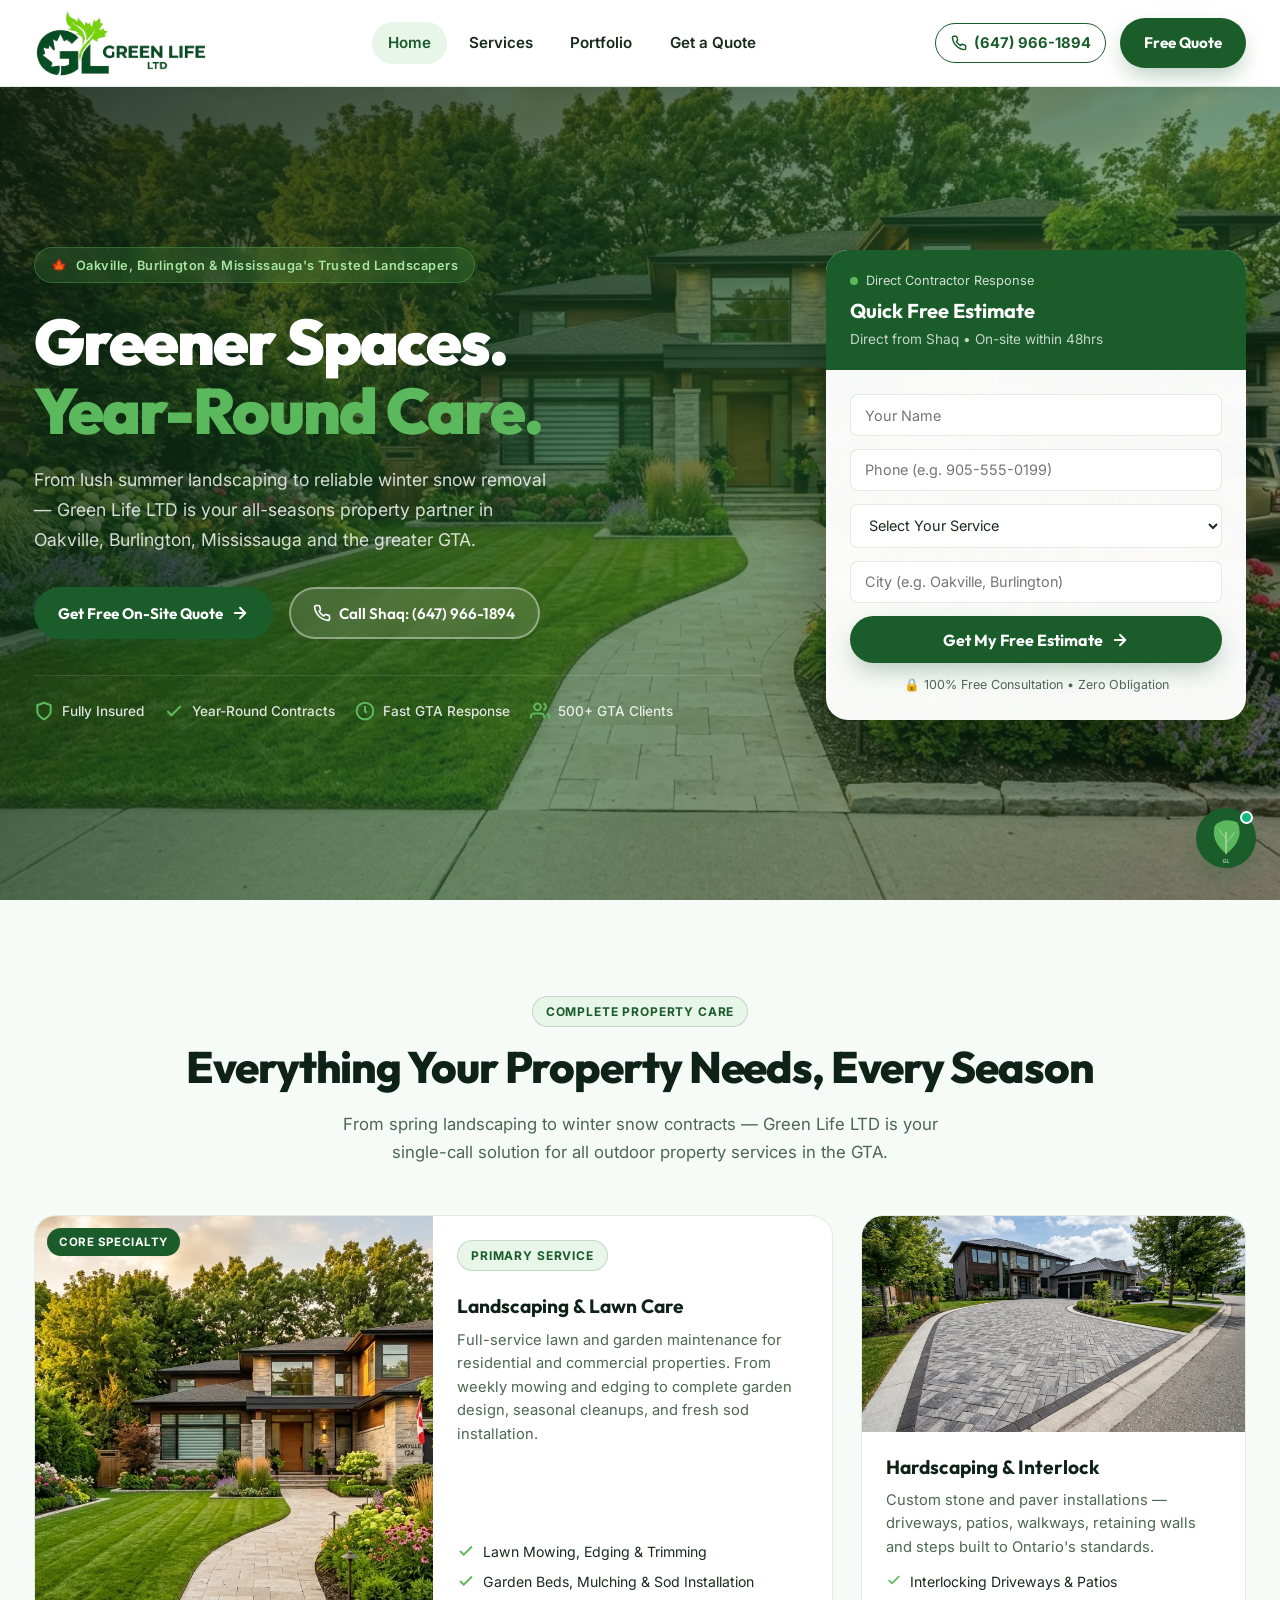
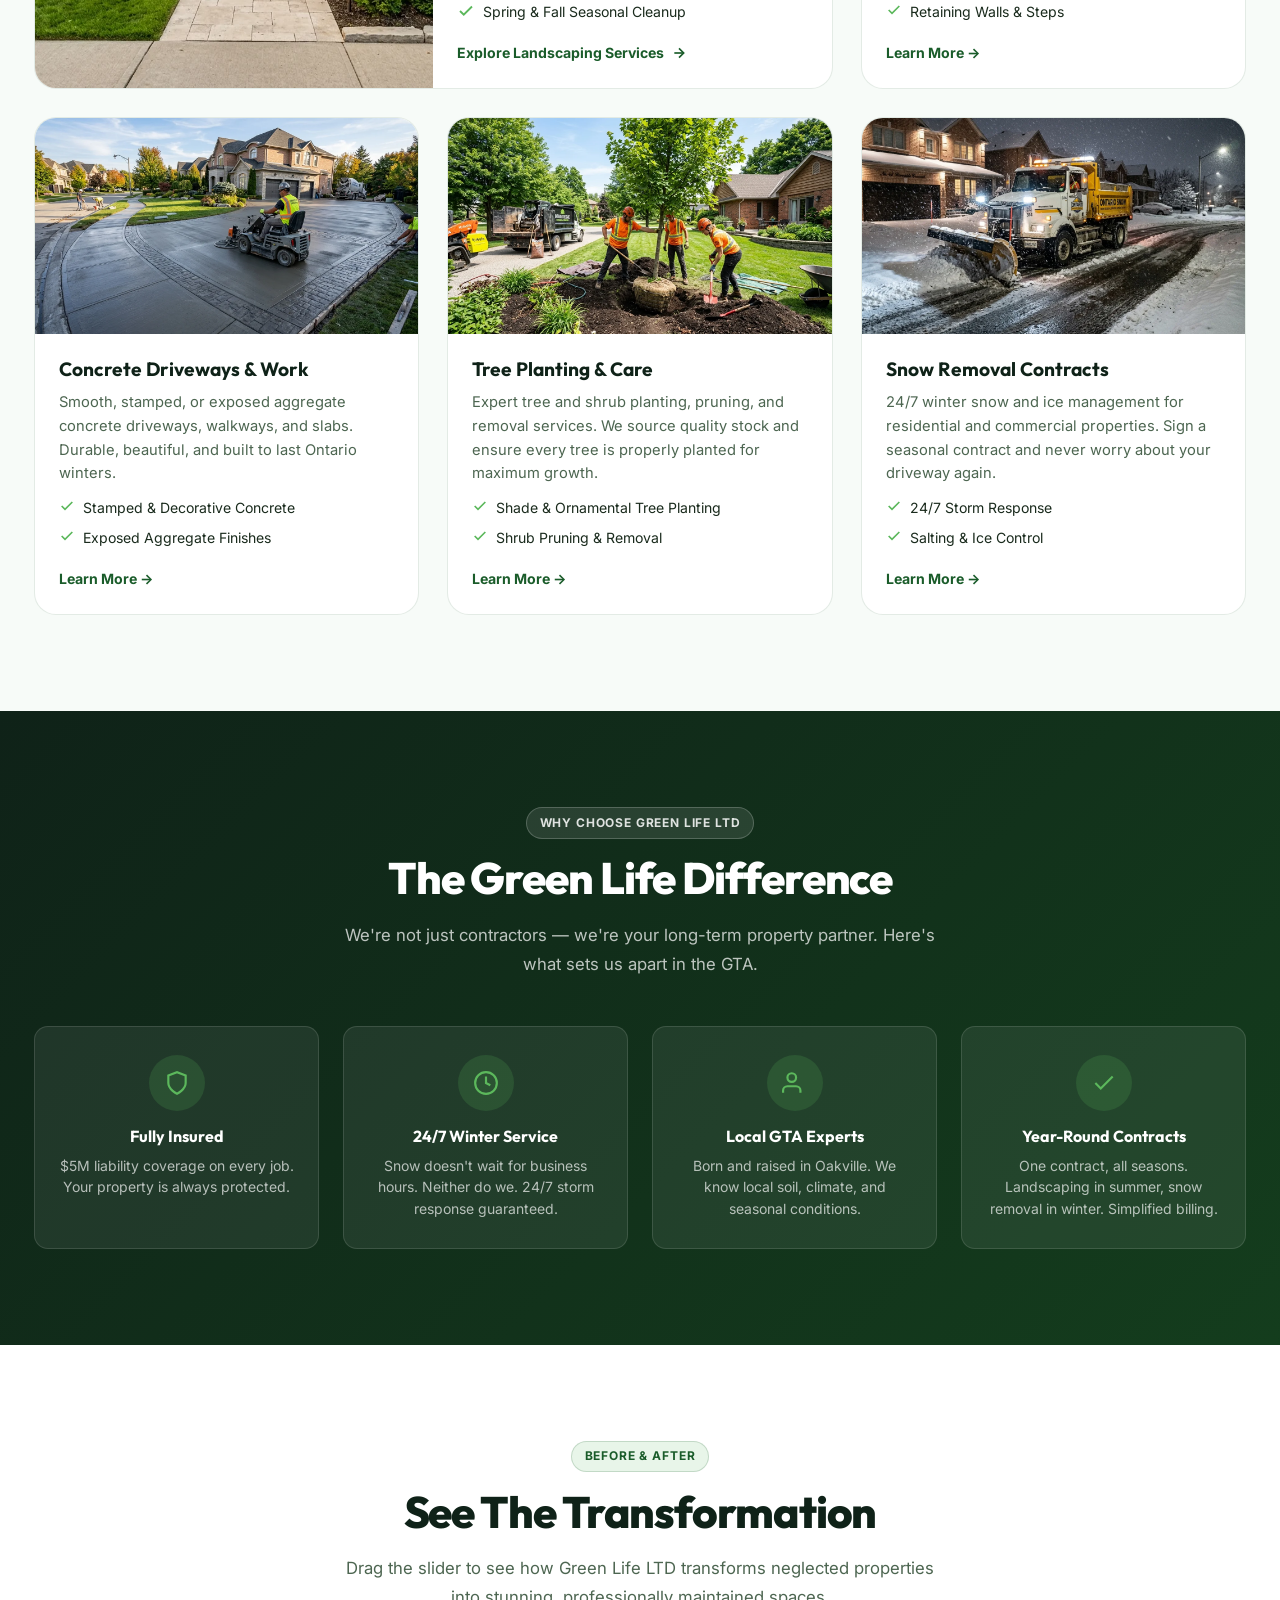
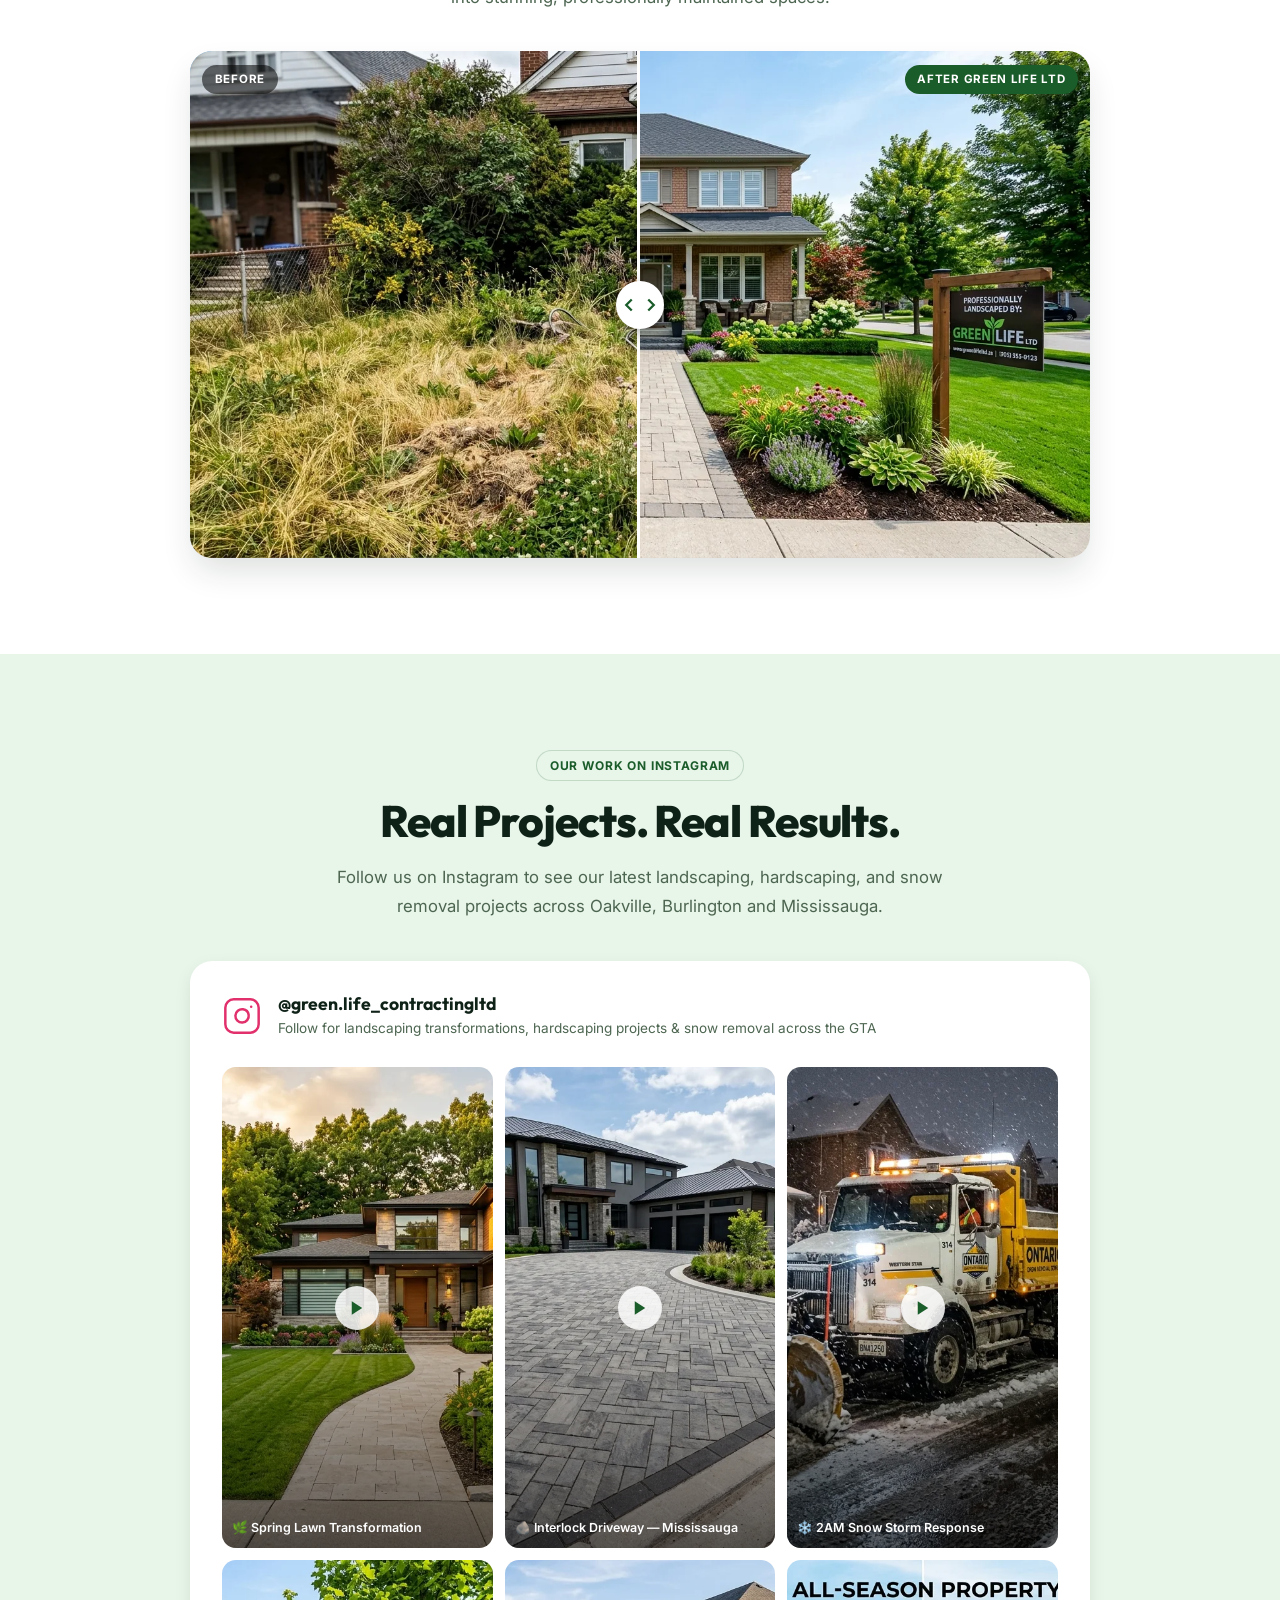
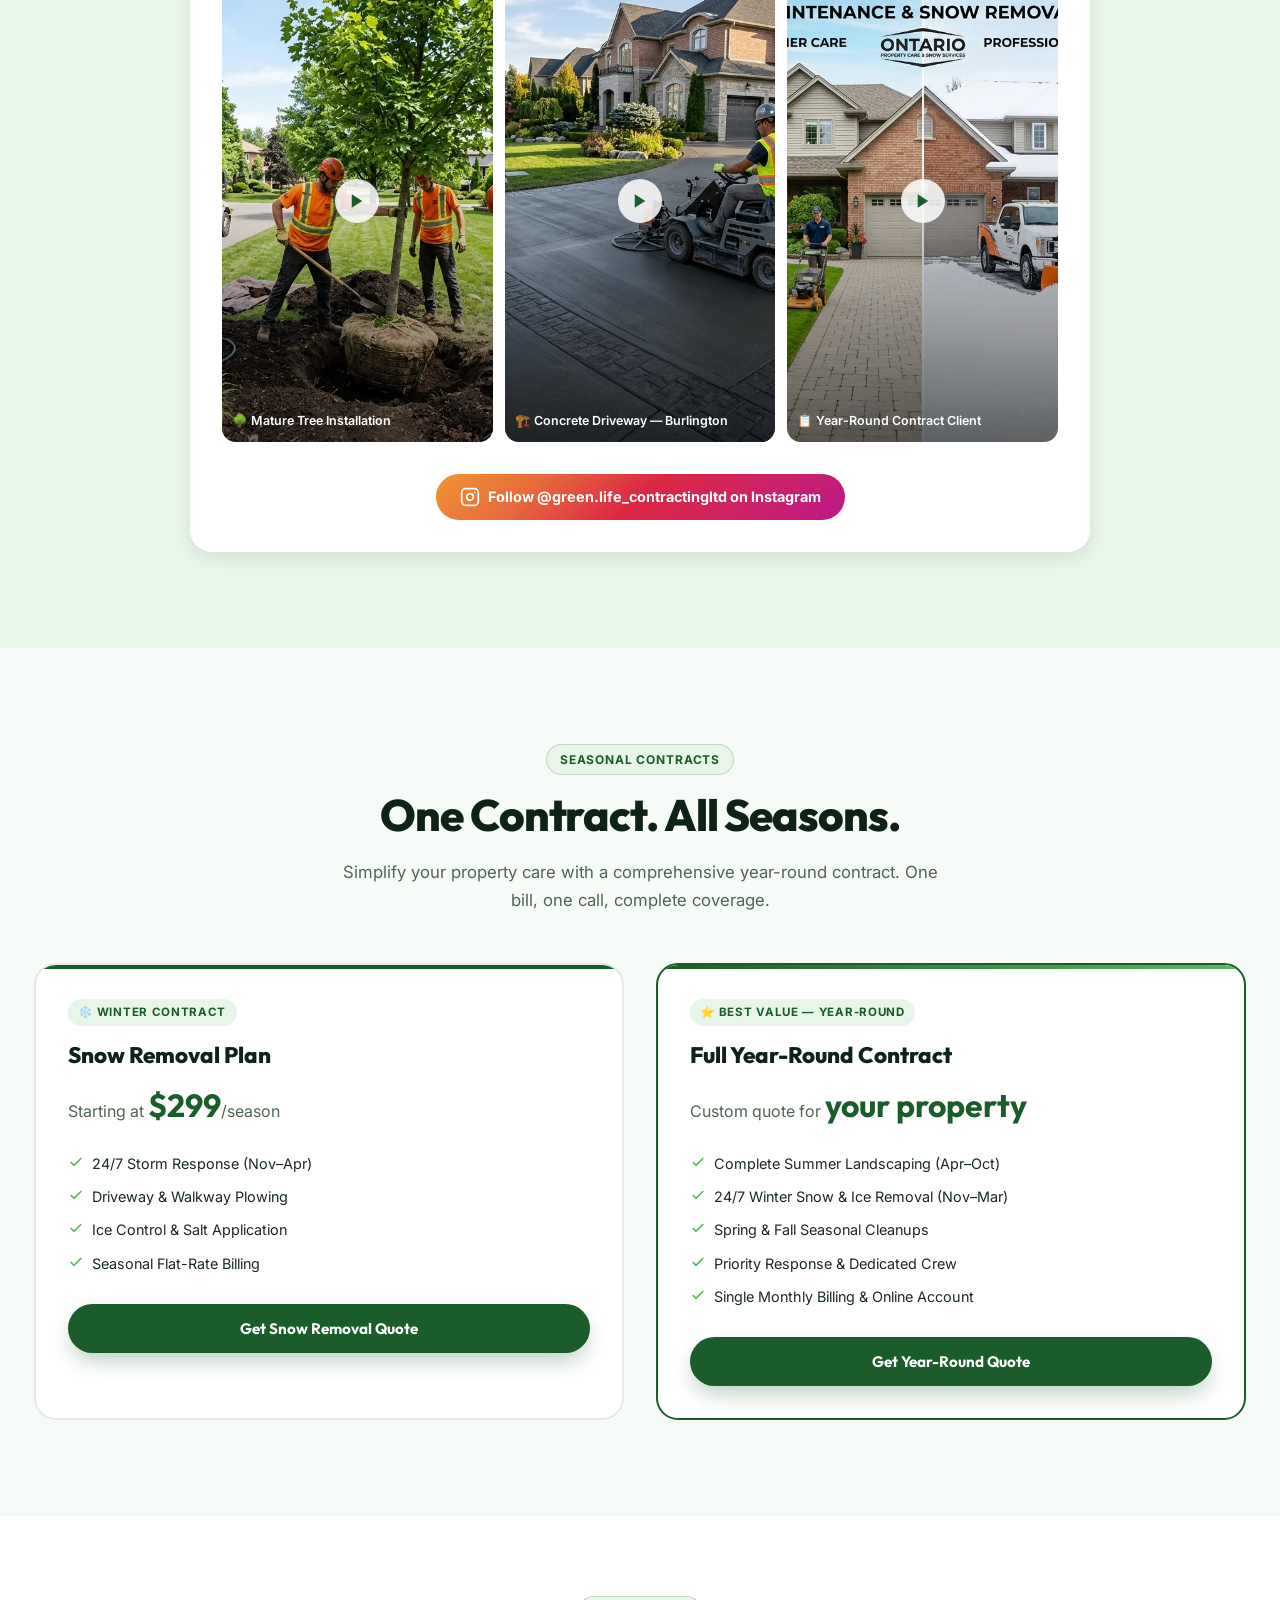
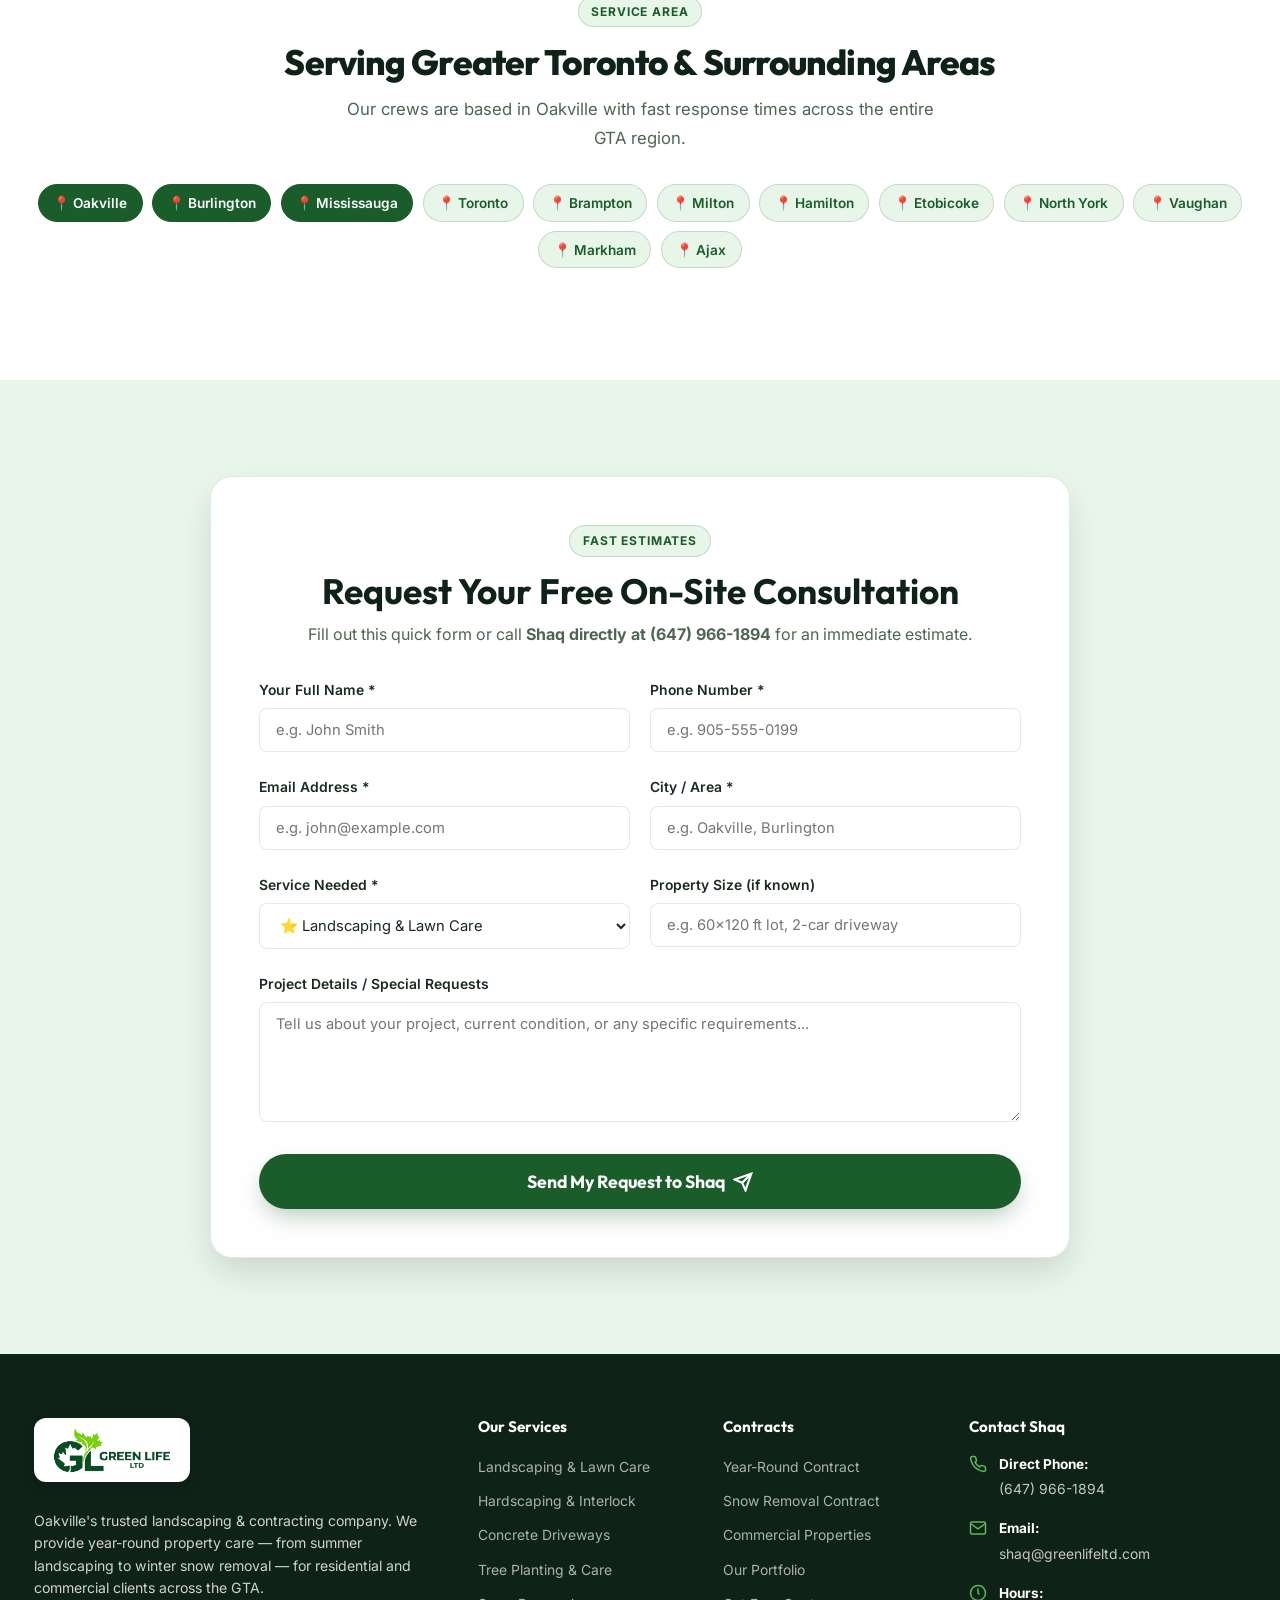
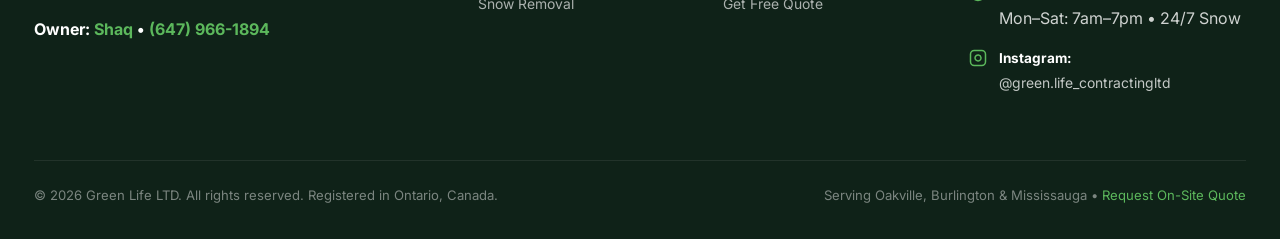
<file: index.html>
<!DOCTYPE html>
<html lang="en">
<head>
  <meta charset="UTF-8">
  <meta name="viewport" content="width=device-width, initial-scale=1.0">
  <meta name="color-scheme" content="light">
  <meta name="supported-color-schemes" content="light">
  <title>Green Life LTD | Landscaping, Hardscaping & Snow Removal — Oakville, Burlington, Mississauga</title>
  <meta name="description" content="Green Life LTD — Oakville's trusted landscaping, hardscaping, concrete, tree planting and year-round snow removal contractor. Serving Oakville, Burlington, Mississauga and the greater GTA. Call Shaq: (647) 966-1894.">
  <meta name="keywords" content="landscaping oakville, hardscaping mississauga, snow removal burlington, concrete driveways oakville, tree planting gta, year round landscaping contract, green life ltd">
  <link rel="canonical" href="https://greenlifeltd.com/">

  <!-- OpenGraph & Twitter Card Metadata -->
  <meta property="og:title" content="Green Life LTD | Premier Landscaping & Snow Removal">
  <meta property="og:description" content="Year-round property care in Oakville, Burlington & Mississauga. Landscaping, hardscaping, driveways, tree planting and snow removal contracts.">
  <meta property="og:image" content="https://greenlifeltd.com/images/og-image.jpg">
  <meta property="og:image:width" content="1200">
  <meta property="og:image:height" content="630">
  <meta property="og:url" content="https://greenlifeltd.com/">
  <meta property="og:type" content="website">
  <meta property="og:locale" content="en_CA">
  <meta name="twitter:card" content="summary_large_image">
  <meta name="twitter:title" content="Green Life LTD | Premier Landscaping & Snow Removal">
  <meta name="twitter:description" content="Year-round property care in Oakville, Burlington & Mississauga. Landscaping, hardscaping, driveways, tree planting and snow removal contracts.">
  <meta name="twitter:image" content="https://greenlifeltd.com/images/og-image.jpg">

  <!-- Favicons & Web App Manifest -->
  <link rel="icon" type="image/png" sizes="32x32" href="/favicon-32x32.png">
  <link rel="icon" type="image/png" sizes="16x16" href="/favicon-16x16.png">
  <link rel="shortcut icon" href="/favicon.ico">
  <link rel="apple-touch-icon" sizes="180x180" href="/apple-touch-icon.png">
  <link rel="manifest" href="/site.webmanifest">

  <!-- Schema.org LocalBusiness Structured Data -->
  <script type="application/ld+json">
  {
    "@context": "https://schema.org",
    "@type": ["HomeAndConstructionBusiness", "LocalBusiness"],
    "name": "Green Life LTD",
    "founder": {
      "@type": "Person",
      "name": "Shaq"
    },
    "image": "https://greenlifeltd.com/images/og-image.jpg",
    "logo": "https://greenlifeltd.com/logo.png",
    "url": "https://greenlifeltd.com",
    "telephone": "+1-647-966-1894",
    "email": "shaq@greenlifeltd.com",
    "priceRange": "$$",
    "address": {
      "@type": "PostalAddress",
      "addressLocality": "Oakville",
      "addressRegion": "ON",
      "addressCountry": "CA"
    },
    "areaServed": [
      { "@type": "City", "name": "Oakville" },
      { "@type": "City", "name": "Burlington" },
      { "@type": "City", "name": "Mississauga" },
      { "@type": "AdministrativeArea", "name": "Greater Toronto Area (GTA)" }
    ],
    "sameAs": [
      "https://www.instagram.com/greenlifeltd"
    ]
  }
  </script>

  <!-- Fonts -->
  <link rel="preconnect" href="https://fonts.googleapis.com">
  <link rel="preconnect" href="https://fonts.gstatic.com" crossorigin>
  <link href="https://fonts.googleapis.com/css2?family=Inter:wght@400;500;600;700&family=Outfit:wght@500;600;700;800;900&display=swap" rel="stylesheet">

  <!-- Stylesheet -->
  <link rel="stylesheet" href="style.css">
</head>
<body>

  <!-- ===== TOP HEADER NAVIGATION ===== -->
  <header>
    <div class="container nav-wrapper">
      <a href="index.html" class="logo-link" aria-label="Green Life LTD Home">
        <img src="logo.png" alt="Green Life LTD Logo" class="logo-img">
        <div class="logo-text">GREEN LIFE <span>LTD — Contracting</span></div>
      </a>

      <nav class="nav-links">
        <a href="index.html" class="active">Home</a>
        <a href="services.html">Services</a>
        <a href="portfolio.html">Portfolio</a>
        <a href="contact.html">Get a Quote</a>
      </nav>

      <div class="nav-actions">
        <a href="tel:6479661894" class="nav-phone">
          <svg width="16" height="16" viewBox="0 0 24 24" fill="none" stroke="currentColor" stroke-width="2.2" stroke-linecap="round" stroke-linejoin="round"><path d="M22 16.92v3a2 2 0 0 1-2.18 2 19.79 19.79 0 0 1-8.63-3.07 19.5 19.5 0 0 1-6-6 19.79 19.79 0 0 1-3.07-8.67A2 2 0 0 1 4.11 2h3a2 2 0 0 1 2 1.72 12.84 12.84 0 0 0 .7 2.81 2 2 0 0 1-.45 2.11L8.09 9.91a16 16 0 0 0 6 6l1.27-1.27a2 2 0 0 1 2.11-.45 12.84 12.84 0 0 0 2.81.7A2 2 0 0 1 22 16.92z"></path></svg>
          <span>(647) 966-1894</span>
        </a>
        <a href="contact.html" class="btn-primary" id="header-quote-btn">Free Quote</a>
        <button class="mobile-toggle" id="mobile-toggle" aria-label="Toggle navigation menu">
          <svg width="26" height="26" viewBox="0 0 24 24" fill="none" stroke="currentColor" stroke-width="2.2" stroke-linecap="round" stroke-linejoin="round"><line x1="3" y1="12" x2="21" y2="12"></line><line x1="3" y1="6" x2="21" y2="6"></line><line x1="3" y1="18" x2="21" y2="18"></line></svg>
        </button>
      </div>
    </div>
  </header>

  <!-- Mobile Drawer -->
  <div class="mobile-nav" id="mobile-nav">
    <a href="index.html">Home</a>
    <a href="services.html">Services</a>
    <a href="portfolio.html">Portfolio</a>
    <a href="contact.html">Get a Quote</a>
    <a href="tel:6479661894" style="color: var(--accent-lime); font-weight: 700;">📞 Call Shaq: (647) 966-1894</a>
  </div>

  <main>
    <!-- ===== HERO SECTION ===== -->
    <section class="hero">
      <img src="images/hero-landscaping.webp" alt="Luxury Landscaping in Oakville Ontario" class="hero-bg" fetchpriority="high">
      <div class="hero-overlay"></div>

      <div class="container">
        <div class="hero-grid">
          <div class="hero-content">
            <div class="hero-badge">
              <span>🍁</span> Oakville, Burlington & Mississauga's Trusted Landscapers
            </div>
            <h1>Greener Spaces.<br><span class="text-accent-green">Year-Round Care.</span></h1>
            <p class="lead">
              From lush summer landscaping to reliable winter snow removal — Green Life LTD is your all-seasons property partner in Oakville, Burlington, Mississauga and the greater GTA.
            </p>

            <div class="hero-cta-group">
              <a href="contact.html" class="btn-primary" id="hero-quote-btn">
                <span>Get Free On-Site Quote</span>
                <svg width="18" height="18" viewBox="0 0 24 24" fill="none" stroke="currentColor" stroke-width="2.5" stroke-linecap="round" stroke-linejoin="round"><line x1="5" y1="12" x2="19" y2="12"></line><polyline points="12 5 19 12 12 19"></polyline></svg>
              </a>
              <a href="tel:6479661894" class="btn-secondary" id="hero-call-btn">
                <svg width="18" height="18" viewBox="0 0 24 24" fill="none" stroke="currentColor" stroke-width="2.2" stroke-linecap="round" stroke-linejoin="round"><path d="M22 16.92v3a2 2 0 0 1-2.18 2 19.79 19.79 0 0 1-8.63-3.07 19.5 19.5 0 0 1-6-6 19.79 19.79 0 0 1-3.07-8.67A2 2 0 0 1 4.11 2h3a2 2 0 0 1 2 1.72 12.84 12.84 0 0 0 .7 2.81 2 2 0 0 1-.45 2.11L8.09 9.91a16 16 0 0 0 6 6l1.27-1.27a2 2 0 0 1 2.11-.45 12.84 12.84 0 0 0 2.81.7A2 2 0 0 1 22 16.92z"></path></svg>
                <span>Call Shaq: (647) 966-1894</span>
              </a>
            </div>

            <div class="hero-trust-row">
              <div class="trust-item">
                <svg width="20" height="20" viewBox="0 0 24 24" fill="none" stroke="currentColor" stroke-width="2.5"><path d="M12 22s8-4 8-10V5l-8-3-8 3v7c0 6 8 10 8 10z"></path></svg>
                <span>Fully Insured</span>
              </div>
              <div class="trust-item">
                <svg width="20" height="20" viewBox="0 0 24 24" fill="none" stroke="currentColor" stroke-width="2.5"><polyline points="20 6 9 17 4 12"></polyline></svg>
                <span>Year-Round Contracts</span>
              </div>
              <div class="trust-item">
                <svg width="20" height="20" viewBox="0 0 24 24" fill="none" stroke="currentColor" stroke-width="2.5"><circle cx="12" cy="12" r="10"></circle><polyline points="12 6 12 12 14 14"></polyline></svg>
                <span>Fast GTA Response</span>
              </div>
              <div class="trust-item">
                <svg width="20" height="20" viewBox="0 0 24 24" fill="none" stroke="currentColor" stroke-width="2.5"><path d="M17 21v-2a4 4 0 0 0-4-4H5a4 4 0 0 0-4 4v2"></path><circle cx="9" cy="7" r="4"></circle><path d="M23 21v-2a4 4 0 0 0-3-3.87"></path><path d="M16 3.13a4 4 0 0 1 0 7.75"></path></svg>
                <span>500+ GTA Clients</span>
              </div>
            </div>
          </div>

          <!-- Desktop Quick Estimate Card -->
          <div class="hero-card-column">
            <div class="hero-estimate-card">
              <div class="estimate-card-header">
                <div class="pulse-indicator">
                  <span class="pulse-dot"></span>
                  <span>Direct Contractor Response</span>
                </div>
                <h3>Quick Free Estimate</h3>
                <p>Direct from Shaq &bull; On-site within 48hrs</p>
              </div>
              <form id="heroQuoteForm" class="estimate-form">
                <div class="form-field">
                  <input type="text" name="name" placeholder="Your Name" required>
                </div>
                <div class="form-field">
                  <input type="tel" name="phone" placeholder="Phone (e.g. 905-555-0199)" required>
                </div>
                <div class="form-field">
                  <select name="service" required>
                    <option value="" disabled selected>Select Your Service</option>
                    <option value="Landscaping & Lawn Care">Landscaping &amp; Lawn Care</option>
                    <option value="Hardscaping & Interlock">Hardscaping &amp; Interlock</option>
                    <option value="Concrete Driveway">Concrete Driveway</option>
                    <option value="Tree Planting & Removal">Tree Planting &amp; Removal</option>
                    <option value="Snow Removal Contract">Snow Removal Contract</option>
                    <option value="Year-Round Contract">Year-Round Contract</option>
                  </select>
                </div>
                <div class="form-field">
                  <input type="text" name="address" placeholder="City (e.g. Oakville, Burlington)">
                </div>
                <button type="submit" class="btn-primary estimate-submit-btn">
                  <span>Get My Free Estimate</span>
                  <svg width="18" height="18" viewBox="0 0 24 24" fill="none" stroke="currentColor" stroke-width="2.5" stroke-linecap="round" stroke-linejoin="round"><line x1="5" y1="12" x2="19" y2="12"></line><polyline points="12 5 19 12 12 19"></polyline></svg>
                </button>
                <div class="estimate-card-footer">
                  🔒 100% Free Consultation &bull; Zero Obligation
                </div>
              </form>
            </div>
          </div>
        </div>
      </div>
    </section>

    <!-- ===== SERVICES OVERVIEW ===== -->
    <section class="services-section">
      <div class="container">
        <div class="text-center">
          <div class="section-tag">Complete Property Care</div>
          <h2 class="section-title">Everything Your Property Needs, Every Season</h2>
          <p class="section-desc">
            From spring landscaping to winter snow contracts — Green Life LTD is your single-call solution for all outdoor property services in the GTA.
          </p>
        </div>

        <div class="services-grid">
          <!-- Featured: Landscaping -->
          <div class="service-card featured">
            <div class="service-thumb">
              <img src="images/hero-landscaping.webp" alt="Professional Landscaping Oakville Burlington" loading="lazy" decoding="async">
              <div class="featured-ribbon">Core Specialty</div>
            </div>
            <div class="service-body">
              <div class="section-tag" style="align-self: flex-start;">Primary Service</div>
              <h3>Landscaping & Lawn Care</h3>
              <p>
                Full-service lawn and garden maintenance for residential and commercial properties. From weekly mowing and edging to complete garden design, seasonal cleanups, and fresh sod installation.
              </p>
              <ul class="service-features">
                <li>
                  <svg width="18" height="18" viewBox="0 0 24 24" fill="none" stroke="currentColor" stroke-width="2.5"><polyline points="20 6 9 17 4 12"></polyline></svg>
                  <span>Lawn Mowing, Edging &amp; Trimming</span>
                </li>
                <li>
                  <svg width="18" height="18" viewBox="0 0 24 24" fill="none" stroke="currentColor" stroke-width="2.5"><polyline points="20 6 9 17 4 12"></polyline></svg>
                  <span>Garden Beds, Mulching &amp; Sod Installation</span>
                </li>
                <li>
                  <svg width="18" height="18" viewBox="0 0 24 24" fill="none" stroke="currentColor" stroke-width="2.5"><polyline points="20 6 9 17 4 12"></polyline></svg>
                  <span>Spring &amp; Fall Seasonal Cleanup</span>
                </li>
              </ul>
              <a href="services.html#landscaping" class="service-link">
                <span>Explore Landscaping Services</span>
                <svg width="16" height="16" viewBox="0 0 24 24" fill="none" stroke="currentColor" stroke-width="2.5"><line x1="5" y1="12" x2="19" y2="12"></line><polyline points="12 5 19 12 12 19"></polyline></svg>
              </a>
            </div>
          </div>

          <!-- Hardscaping -->
          <div class="service-card">
            <div class="service-thumb">
              <img src="images/hardscaping-driveway.webp" alt="Hardscaping and Interlock Driveway Mississauga" loading="lazy" decoding="async">
            </div>
            <div class="service-body">
              <h3>Hardscaping & Interlock</h3>
              <p>Custom stone and paver installations — driveways, patios, walkways, retaining walls and steps built to Ontario's standards.</p>
              <ul class="service-features">
                <li><svg width="16" height="16" viewBox="0 0 24 24" fill="none" stroke="currentColor" stroke-width="2.5"><polyline points="20 6 9 17 4 12"></polyline></svg><span>Interlocking Driveways &amp; Patios</span></li>
                <li><svg width="16" height="16" viewBox="0 0 24 24" fill="none" stroke="currentColor" stroke-width="2.5"><polyline points="20 6 9 17 4 12"></polyline></svg><span>Retaining Walls &amp; Steps</span></li>
              </ul>
              <a href="services.html#hardscaping" class="service-link">Learn More &rarr;</a>
            </div>
          </div>

          <!-- Concrete Work -->
          <div class="service-card">
            <div class="service-thumb">
              <img src="images/concrete-work.webp" alt="Concrete Driveway Work Oakville Burlington" loading="lazy" decoding="async">
            </div>
            <div class="service-body">
              <h3>Concrete Driveways & Work</h3>
              <p>Smooth, stamped, or exposed aggregate concrete driveways, walkways, and slabs. Durable, beautiful, and built to last Ontario winters.</p>
              <ul class="service-features">
                <li><svg width="16" height="16" viewBox="0 0 24 24" fill="none" stroke="currentColor" stroke-width="2.5"><polyline points="20 6 9 17 4 12"></polyline></svg><span>Stamped &amp; Decorative Concrete</span></li>
                <li><svg width="16" height="16" viewBox="0 0 24 24" fill="none" stroke="currentColor" stroke-width="2.5"><polyline points="20 6 9 17 4 12"></polyline></svg><span>Exposed Aggregate Finishes</span></li>
              </ul>
              <a href="services.html#concrete" class="service-link">Learn More &rarr;</a>
            </div>
          </div>

          <!-- Tree Planting -->
          <div class="service-card">
            <div class="service-thumb">
              <img src="images/tree-planting.webp" alt="Tree Planting Service GTA Ontario" loading="lazy" decoding="async">
            </div>
            <div class="service-body">
              <h3>Tree Planting & Care</h3>
              <p>Expert tree and shrub planting, pruning, and removal services. We source quality stock and ensure every tree is properly planted for maximum growth.</p>
              <ul class="service-features">
                <li><svg width="16" height="16" viewBox="0 0 24 24" fill="none" stroke="currentColor" stroke-width="2.5"><polyline points="20 6 9 17 4 12"></polyline></svg><span>Shade &amp; Ornamental Tree Planting</span></li>
                <li><svg width="16" height="16" viewBox="0 0 24 24" fill="none" stroke="currentColor" stroke-width="2.5"><polyline points="20 6 9 17 4 12"></polyline></svg><span>Shrub Pruning &amp; Removal</span></li>
              </ul>
              <a href="services.html#trees" class="service-link">Learn More &rarr;</a>
            </div>
          </div>

          <!-- Snow Removal -->
          <div class="service-card">
            <div class="service-thumb">
              <img src="images/snow-removal.webp" alt="Snow Removal Contract Oakville Burlington Mississauga" loading="lazy" decoding="async">
            </div>
            <div class="service-body">
              <h3>Snow Removal Contracts</h3>
              <p>24/7 winter snow and ice management for residential and commercial properties. Sign a seasonal contract and never worry about your driveway again.</p>
              <ul class="service-features">
                <li><svg width="16" height="16" viewBox="0 0 24 24" fill="none" stroke="currentColor" stroke-width="2.5"><polyline points="20 6 9 17 4 12"></polyline></svg><span>24/7 Storm Response</span></li>
                <li><svg width="16" height="16" viewBox="0 0 24 24" fill="none" stroke="currentColor" stroke-width="2.5"><polyline points="20 6 9 17 4 12"></polyline></svg><span>Salting &amp; Ice Control</span></li>
              </ul>
              <a href="services.html#snow" class="service-link">Learn More &rarr;</a>
            </div>
          </div>
        </div>
      </div>
    </section>

    <!-- ===== WHY GREEN LIFE SECTION ===== -->
    <section class="whyus-section">
      <div class="container">
        <div class="text-center">
          <div class="section-tag">Why Choose Green Life LTD</div>
          <h2 class="section-title">The Green Life Difference</h2>
          <p class="section-desc" style="color: rgba(255,255,255,0.72);">
            We're not just contractors — we're your long-term property partner. Here's what sets us apart in the GTA.
          </p>
        </div>
        <div class="whyus-grid">
          <div class="whyus-card">
            <div class="whyus-icon">
              <svg width="26" height="26" viewBox="0 0 24 24" fill="none" stroke="currentColor" stroke-width="2"><path d="M12 22s8-4 8-10V5l-8-3-8 3v7c0 6 8 10 8 10z"></path></svg>
            </div>
            <h3>Fully Insured</h3>
            <p>$5M liability coverage on every job. Your property is always protected.</p>
          </div>
          <div class="whyus-card">
            <div class="whyus-icon">
              <svg width="26" height="26" viewBox="0 0 24 24" fill="none" stroke="currentColor" stroke-width="2"><circle cx="12" cy="12" r="10"></circle><polyline points="12 6 12 12 16 14"></polyline></svg>
            </div>
            <h3>24/7 Winter Service</h3>
            <p>Snow doesn't wait for business hours. Neither do we. 24/7 storm response guaranteed.</p>
          </div>
          <div class="whyus-card">
            <div class="whyus-icon">
              <svg width="26" height="26" viewBox="0 0 24 24" fill="none" stroke="currentColor" stroke-width="2"><path d="M17 21v-2a4 4 0 0 0-4-4H5a4 4 0 0 0-4 4v2"></path><circle cx="9" cy="7" r="4"></circle></svg>
            </div>
            <h3>Local GTA Experts</h3>
            <p>Born and raised in Oakville. We know local soil, climate, and seasonal conditions.</p>
          </div>
          <div class="whyus-card">
            <div class="whyus-icon">
              <svg width="26" height="26" viewBox="0 0 24 24" fill="none" stroke="currentColor" stroke-width="2"><polyline points="20 6 9 17 4 12"></polyline></svg>
            </div>
            <h3>Year-Round Contracts</h3>
            <p>One contract, all seasons. Landscaping in summer, snow removal in winter. Simplified billing.</p>
          </div>
        </div>
      </div>
    </section>

    <!-- ===== BEFORE & AFTER SLIDER ===== -->
    <section class="comparison-section">
      <div class="container">
        <div class="text-center">
          <div class="section-tag">Before &amp; After</div>
          <h2 class="section-title">See The Transformation</h2>
          <p class="section-desc">Drag the slider to see how Green Life LTD transforms neglected properties into stunning, professionally maintained spaces.</p>
        </div>

        <div class="comparison-wrapper">
          <!-- AFTER image (underneath) -->
          <img src="images/lawn-after.webp" alt="Professionally Landscaped Lawn — After Green Life LTD" class="comparison-img" loading="lazy" decoding="async">
          <div class="badge-tag after">After Green Life LTD</div>

          <!-- BEFORE image (overlay, draggable) -->
          <div class="comparison-overlay" id="comparisonOverlay">
            <img src="images/lawn-before.webp" alt="Neglected Lawn Before Green Life LTD" loading="lazy" decoding="async">
            <div class="badge-tag before">Before</div>
          </div>

          <!-- Handle -->
          <div class="slider-handle" id="sliderHandle">
            <svg width="22" height="22" viewBox="0 0 24 24" fill="none" stroke="currentColor" stroke-width="2.5"><polyline points="15 18 9 12 15 6"></polyline></svg>
            <svg width="22" height="22" viewBox="0 0 24 24" fill="none" stroke="currentColor" stroke-width="2.5"><polyline points="9 18 15 12 9 6"></polyline></svg>
          </div>

          <input type="range" min="0" max="100" value="50" class="comparison-slider" id="beforeAfterSlider" aria-label="Before and after comparison slider">
        </div>
      </div>
    </section>

    <!-- ===== INSTAGRAM REEL / PROJECTS SECTION ===== -->
    <section class="instagram-section">
      <div class="container">
        <div class="text-center">
          <div class="section-tag">Our Work on Instagram</div>
          <h2 class="section-title">Real Projects. Real Results.</h2>
          <p class="section-desc">Follow us on Instagram to see our latest landscaping, hardscaping, and snow removal projects across Oakville, Burlington and Mississauga.</p>
        </div>

        <div class="instagram-embed-wrapper">
          <div class="instagram-header">
            <svg class="insta-logo" viewBox="0 0 24 24" fill="none" stroke="currentColor" stroke-width="1.5" stroke-linecap="round" stroke-linejoin="round">
              <rect x="2" y="2" width="20" height="20" rx="5" ry="5"></rect>
              <path d="M16 11.37A4 4 0 1 1 12.63 8 4 4 0 0 1 16 11.37z"></path>
              <line x1="17.5" y1="6.5" x2="17.51" y2="6.5"></line>
            </svg>
            <div>
              <h3>@green.life_contractingltd</h3>
              <p>Follow for landscaping transformations, hardscaping projects &amp; snow removal across the GTA</p>
            </div>
          </div>

          <!-- Instagram Reel grid — loaded via JS Instagram embed or placeholder cards -->
          <div class="instagram-reel-grid" id="instagram-grid">
            <!-- Cards built dynamically by app.js -->
            <div class="reel-card">
              <img src="images/hero-landscaping.webp" alt="Landscaping Project Oakville" loading="lazy" decoding="async">
              <div class="reel-play">
                <svg width="18" height="18" viewBox="0 0 24 24" fill="currentColor"><polygon points="5 3 19 12 5 21 5 3"></polygon></svg>
              </div>
              <div class="reel-label">🌿 Spring Lawn Transformation</div>
            </div>
            <div class="reel-card">
              <img src="images/hardscaping-driveway.webp" alt="Hardscaping Driveway Project" loading="lazy" decoding="async">
              <div class="reel-play">
                <svg width="18" height="18" viewBox="0 0 24 24" fill="currentColor"><polygon points="5 3 19 12 5 21 5 3"></polygon></svg>
              </div>
              <div class="reel-label">🪨 Interlock Driveway — Mississauga</div>
            </div>
            <div class="reel-card">
              <img src="images/snow-removal.webp" alt="Snow Removal Service" loading="lazy" decoding="async">
              <div class="reel-play">
                <svg width="18" height="18" viewBox="0 0 24 24" fill="currentColor"><polygon points="5 3 19 12 5 21 5 3"></polygon></svg>
              </div>
              <div class="reel-label">❄️ 2AM Snow Storm Response</div>
            </div>
            <div class="reel-card">
              <img src="images/tree-planting.webp" alt="Tree Planting Service" loading="lazy" decoding="async">
              <div class="reel-play">
                <svg width="18" height="18" viewBox="0 0 24 24" fill="currentColor"><polygon points="5 3 19 12 5 21 5 3"></polygon></svg>
              </div>
              <div class="reel-label">🌳 Mature Tree Installation</div>
            </div>
            <div class="reel-card">
              <img src="images/concrete-work.webp" alt="Concrete Driveway Work" loading="lazy" decoding="async">
              <div class="reel-play">
                <svg width="18" height="18" viewBox="0 0 24 24" fill="currentColor"><polygon points="5 3 19 12 5 21 5 3"></polygon></svg>
              </div>
              <div class="reel-label">🏗️ Concrete Driveway — Burlington</div>
            </div>
            <div class="reel-card">
              <img src="images/year-round-contracts.webp" alt="Year Round Property Care" loading="lazy" decoding="async">
              <div class="reel-play">
                <svg width="18" height="18" viewBox="0 0 24 24" fill="currentColor"><polygon points="5 3 19 12 5 21 5 3"></polygon></svg>
              </div>
              <div class="reel-label">📋 Year-Round Contract Client</div>
            </div>
          </div>

          <div class="instagram-cta">
            <a href="https://www.instagram.com/green.life_contractingltd" target="_blank" rel="noopener noreferrer">
              <svg width="20" height="20" viewBox="0 0 24 24" fill="none" stroke="currentColor" stroke-width="2" stroke-linecap="round" stroke-linejoin="round"><rect x="2" y="2" width="20" height="20" rx="5" ry="5"></rect><path d="M16 11.37A4 4 0 1 1 12.63 8 4 4 0 0 1 16 11.37z"></path><line x1="17.5" y1="6.5" x2="17.51" y2="6.5"></line></svg>
              Follow @green.life_contractingltd on Instagram
            </a>
          </div>
        </div>
      </div>
    </section>

    <!-- ===== YEAR-ROUND CONTRACTS ===== -->
    <section class="contracts-section">
      <div class="container">
        <div class="text-center">
          <div class="section-tag">Seasonal Contracts</div>
          <h2 class="section-title">One Contract. All Seasons.</h2>
          <p class="section-desc">Simplify your property care with a comprehensive year-round contract. One bill, one call, complete coverage.</p>
        </div>
        <div class="contracts-grid">
          <div class="contract-card">
            <div class="contract-badge">❄️ Winter Contract</div>
            <h3>Snow Removal Plan</h3>
            <div class="price">Starting at <strong>$299</strong>/season</div>
            <ul class="contract-features">
              <li><svg width="16" height="16" viewBox="0 0 24 24" fill="none" stroke="currentColor" stroke-width="2.5"><polyline points="20 6 9 17 4 12"></polyline></svg><span>24/7 Storm Response (Nov–Apr)</span></li>
              <li><svg width="16" height="16" viewBox="0 0 24 24" fill="none" stroke="currentColor" stroke-width="2.5"><polyline points="20 6 9 17 4 12"></polyline></svg><span>Driveway &amp; Walkway Plowing</span></li>
              <li><svg width="16" height="16" viewBox="0 0 24 24" fill="none" stroke="currentColor" stroke-width="2.5"><polyline points="20 6 9 17 4 12"></polyline></svg><span>Ice Control &amp; Salt Application</span></li>
              <li><svg width="16" height="16" viewBox="0 0 24 24" fill="none" stroke="currentColor" stroke-width="2.5"><polyline points="20 6 9 17 4 12"></polyline></svg><span>Seasonal Flat-Rate Billing</span></li>
            </ul>
            <a href="contact.html" class="btn-primary" style="width: 100%; justify-content: center;">Get Snow Removal Quote</a>
          </div>

          <div class="contract-card featured">
            <div class="contract-badge">⭐ Best Value — Year-Round</div>
            <h3>Full Year-Round Contract</h3>
            <div class="price">Custom quote for <strong>your property</strong></div>
            <ul class="contract-features">
              <li><svg width="16" height="16" viewBox="0 0 24 24" fill="none" stroke="currentColor" stroke-width="2.5"><polyline points="20 6 9 17 4 12"></polyline></svg><span>Complete Summer Landscaping (Apr–Oct)</span></li>
              <li><svg width="16" height="16" viewBox="0 0 24 24" fill="none" stroke="currentColor" stroke-width="2.5"><polyline points="20 6 9 17 4 12"></polyline></svg><span>24/7 Winter Snow &amp; Ice Removal (Nov–Mar)</span></li>
              <li><svg width="16" height="16" viewBox="0 0 24 24" fill="none" stroke="currentColor" stroke-width="2.5"><polyline points="20 6 9 17 4 12"></polyline></svg><span>Spring &amp; Fall Seasonal Cleanups</span></li>
              <li><svg width="16" height="16" viewBox="0 0 24 24" fill="none" stroke="currentColor" stroke-width="2.5"><polyline points="20 6 9 17 4 12"></polyline></svg><span>Priority Response &amp; Dedicated Crew</span></li>
              <li><svg width="16" height="16" viewBox="0 0 24 24" fill="none" stroke="currentColor" stroke-width="2.5"><polyline points="20 6 9 17 4 12"></polyline></svg><span>Single Monthly Billing &amp; Online Account</span></li>
            </ul>
            <a href="contact.html" class="btn-primary" style="width: 100%; justify-content: center;">Get Year-Round Quote</a>
          </div>
        </div>
      </div>
    </section>

    <!-- ===== SERVICE AREA ===== -->
    <section class="areas-section">
      <div class="container text-center">
        <div class="section-tag">Service Area</div>
        <h2 class="section-title" style="font-size: 2.2rem; margin-bottom: 0.75rem;">Serving Greater Toronto &amp; Surrounding Areas</h2>
        <p class="section-desc">Our crews are based in Oakville with fast response times across the entire GTA region.</p>
        <div class="area-tags">
          <span class="area-pill featured">📍 Oakville</span>
          <span class="area-pill featured">📍 Burlington</span>
          <span class="area-pill featured">📍 Mississauga</span>
          <span class="area-pill">📍 Toronto</span>
          <span class="area-pill">📍 Brampton</span>
          <span class="area-pill">📍 Milton</span>
          <span class="area-pill">📍 Hamilton</span>
          <span class="area-pill">📍 Etobicoke</span>
          <span class="area-pill">📍 North York</span>
          <span class="area-pill">📍 Vaughan</span>
          <span class="area-pill">📍 Markham</span>
          <span class="area-pill">📍 Ajax</span>
        </div>
      </div>
    </section>

    <!-- ===== QUOTE FORM ===== -->
    <section class="quote-section" id="quote-form-section">
      <div class="container">
        <div class="quote-card">
          <div class="text-center" style="margin-bottom: 2rem;">
            <div class="section-tag">Fast Estimates</div>
            <h2 style="font-size: 2.2rem; margin-bottom: 0.5rem;">Request Your Free On-Site Consultation</h2>
            <p style="color: var(--text-muted);">Fill out this quick form or call <strong>Shaq directly at (647) 966-1894</strong> for an immediate estimate.</p>
          </div>

          <form id="quoteForm">
            <div class="form-grid two-col" style="margin-bottom: 1.5rem;">
              <div class="form-group">
                <label for="name">Your Full Name *</label>
                <input type="text" id="name" name="name" class="form-control" placeholder="e.g. John Smith" required autocomplete="name">
              </div>
              <div class="form-group">
                <label for="phone">Phone Number *</label>
                <input type="tel" id="phone" name="phone" class="form-control" placeholder="e.g. 905-555-0199" required autocomplete="tel">
              </div>
            </div>

            <div class="form-grid two-col" style="margin-bottom: 1.5rem;">
              <div class="form-group">
                <label for="email">Email Address *</label>
                <input type="email" id="email" name="email" class="form-control" placeholder="e.g. john@example.com" required autocomplete="email">
              </div>
              <div class="form-group">
                <label for="city">City / Area *</label>
                <input type="text" id="city" name="city" class="form-control" placeholder="e.g. Oakville, Burlington" required>
              </div>
            </div>

            <div class="form-grid two-col" style="margin-bottom: 1.5rem;">
              <div class="form-group">
                <label for="service">Service Needed *</label>
                <select id="service" name="service" class="form-control" required>
                  <option value="Landscaping & Lawn Care">⭐️ Landscaping &amp; Lawn Care</option>
                  <option value="Hardscaping & Interlock">Hardscaping &amp; Interlock Driveway</option>
                  <option value="Concrete Driveway">Concrete Driveway / Sidewalk</option>
                  <option value="Tree Planting & Care">Tree Planting &amp; Care</option>
                  <option value="Snow Removal Contract">Snow Removal Contract</option>
                  <option value="Year-Round Contract">Year-Round Property Contract</option>
                </select>
              </div>
              <div class="form-group">
                <label for="sqft">Property Size (if known)</label>
                <input type="text" id="sqft" name="sqft" class="form-control" placeholder="e.g. 60x120 ft lot, 2-car driveway">
              </div>
            </div>

            <div class="form-group" style="margin-bottom: 2rem;">
              <label for="notes">Project Details / Special Requests</label>
              <textarea id="notes" name="notes" class="form-control" placeholder="Tell us about your project, current condition, or any specific requirements..."></textarea>
            </div>

            <button type="submit" class="btn-primary" style="width: 100%; padding: 1rem; font-size: 1.1rem; justify-content: center;" id="submit-quote-btn">
              <span>Send My Request to Shaq</span>
              <svg width="20" height="20" viewBox="0 0 24 24" fill="none" stroke="currentColor" stroke-width="2.5"><line x1="22" y1="2" x2="11" y2="13"></line><polygon points="22 2 15 22 11 13 2 9 22 2"></polygon></svg>
            </button>
          </form>
        </div>
      </div>
    </section>
  </main>

  <!-- ===== FOOTER ===== -->
  <footer>
    <div class="container">
      <div class="footer-grid">
        <div class="footer-brand">
          <div style="display: inline-block; background: #FFFFFF; padding: 8px 18px; border-radius: 12px; margin-bottom: 1.25rem; box-shadow: 0 4px 12px rgba(0,0,0,0.15);"><img src="logo.png" alt="Green Life LTD Logo" style="height: 48px; width: auto; display: block;"></div>
          <p>Oakville's trusted landscaping &amp; contracting company. We provide year-round property care — from summer landscaping to winter snow removal — for residential and commercial clients across the GTA.</p>
          <div style="font-weight: 700; color: #FFFFFF; margin-top: 0.75rem;">
            Owner: <span style="color: var(--accent-lime);">Shaq</span> &bull; <a href="tel:6479661894" style="color: var(--accent-lime);">(647) 966-1894</a>
          </div>
        </div>

        <div class="footer-col">
          <h4>Our Services</h4>
          <ul class="footer-links">
            <li><a href="services.html#landscaping">Landscaping &amp; Lawn Care</a></li>
            <li><a href="services.html#hardscaping">Hardscaping &amp; Interlock</a></li>
            <li><a href="services.html#concrete">Concrete Driveways</a></li>
            <li><a href="services.html#trees">Tree Planting &amp; Care</a></li>
            <li><a href="services.html#snow">Snow Removal</a></li>
          </ul>
        </div>

        <div class="footer-col">
          <h4>Contracts</h4>
          <ul class="footer-links">
            <li><a href="contact.html">Year-Round Contract</a></li>
            <li><a href="contact.html">Snow Removal Contract</a></li>
            <li><a href="contact.html">Commercial Properties</a></li>
            <li><a href="portfolio.html">Our Portfolio</a></li>
            <li><a href="contact.html">Get Free Quote</a></li>
          </ul>
        </div>

        <div class="footer-col">
          <h4>Contact Shaq</h4>
          <div class="footer-contact-item">
            <svg width="18" height="18" viewBox="0 0 24 24" fill="none" stroke="currentColor" stroke-width="2"><path d="M22 16.92v3a2 2 0 0 1-2.18 2 19.79 19.79 0 0 1-8.63-3.07 19.5 19.5 0 0 1-6-6 19.79 19.79 0 0 1-3.07-8.67A2 2 0 0 1 4.11 2h3a2 2 0 0 1 2 1.72 12.84 12.84 0 0 0 .7 2.81 2 2 0 0 1-.45 2.11L8.09 9.91a16 16 0 0 0 6 6l1.27-1.27a2 2 0 0 1 2.11-.45 12.84 12.84 0 0 0 2.81.7A2 2 0 0 1 22 16.92z"></path></svg>
            <div>
              <div style="color: #fff; font-weight: 700; font-size: 0.85rem;">Direct Phone:</div>
              <a href="tel:6479661894">(647) 966-1894</a>
            </div>
          </div>
          <div class="footer-contact-item">
            <svg width="18" height="18" viewBox="0 0 24 24" fill="none" stroke="currentColor" stroke-width="2"><path d="M4 4h16c1.1 0 2 .9 2 2v12c0 1.1-.9 2-2 2H4c-1.1 0-2-.9-2-2V6c0-1.1.9-2 2-2z"></path><polyline points="22,6 12,13 2,6"></polyline></svg>
            <div>
              <div style="color: #fff; font-weight: 700; font-size: 0.85rem;">Email:</div>
              <a href="mailto:shaq@greenlifeltd.com">shaq@greenlifeltd.com</a>
            </div>
          </div>
          <div class="footer-contact-item">
            <svg width="18" height="18" viewBox="0 0 24 24" fill="none" stroke="currentColor" stroke-width="2"><circle cx="12" cy="12" r="10"></circle><polyline points="12 6 12 12 14 14"></polyline></svg>
            <div>
              <div style="color: #fff; font-weight: 700; font-size: 0.85rem;">Hours:</div>
              <div>Mon–Sat: 7am–7pm &bull; 24/7 Snow</div>
            </div>
          </div>
          <div class="footer-contact-item">
            <svg width="18" height="18" viewBox="0 0 24 24" fill="none" stroke="currentColor" stroke-width="2"><rect x="2" y="2" width="20" height="20" rx="5" ry="5"></rect><path d="M16 11.37A4 4 0 1 1 12.63 8 4 4 0 0 1 16 11.37z"></path><line x1="17.5" y1="6.5" x2="17.51" y2="6.5"></line></svg>
            <div>
              <div style="color: #fff; font-weight: 700; font-size: 0.85rem;">Instagram:</div>
              <a href="https://www.instagram.com/green.life_contractingltd" target="_blank" rel="noopener">@green.life_contractingltd</a>
            </div>
          </div>
        </div>
      </div>

      <div class="footer-bottom">
        <p>&copy; 2026 Green Life LTD. All rights reserved. Registered in Ontario, Canada.</p>
        <p>Serving Oakville, Burlington &amp; Mississauga &bull; <a href="contact.html">Request On-Site Quote</a></p>
      </div>
    </div>
  </footer>

  <!-- ===== MOBILE ACTION DOCK ===== -->
  <div class="mobile-action-dock">
    <a href="tel:6479661894" class="dock-item" title="Call Shaq">
      <svg viewBox="0 0 24 24" fill="none" stroke="currentColor" stroke-width="2"><path d="M22 16.92v3a2 2 0 0 1-2.18 2 19.79 19.79 0 0 1-8.63-3.07 19.5 19.5 0 0 1-6-6 19.79 19.79 0 0 1-3.07-8.67A2 2 0 0 1 4.11 2h3a2 2 0 0 1 2 1.72 12.84 12.84 0 0 0 .7 2.81 2 2 0 0 1-.45 2.11L8.09 9.91a16 16 0 0 0 6 6l1.27-1.27a2 2 0 0 1 2.11-.45 12.84 12.84 0 0 0 2.81.7A2 2 0 0 1 22 16.92z"></path></svg>
      <span>Call</span>
    </a>
    <a href="sms:6479661894" class="dock-item" title="Text Shaq">
      <svg viewBox="0 0 24 24" fill="none" stroke="currentColor" stroke-width="2"><path d="M21 15a2 2 0 0 1-2 2H7l-4 4V5a2 2 0 0 1 2-2h14a2 2 0 0 1 2 2z"></path></svg>
      <span>SMS</span>
    </a>
    <a href="mailto:shaq@greenlifeltd.com" class="dock-item" title="Email Shaq">
      <svg viewBox="0 0 24 24" fill="none" stroke="currentColor" stroke-width="2"><path d="M4 4h16c1.1 0 2 .9 2 2v12c0 1.1-.9 2-2 2H4c-1.1 0-2-.9-2-2V6c0-1.1.9-2 2-2z"></path><polyline points="22,6 12,13 2,6"></polyline></svg>
      <span>Email</span>
    </a>
    <a href="https://wa.me/16479661894" class="dock-item" target="_blank" rel="noopener" title="WhatsApp Shaq">
      <svg viewBox="0 0 24 24" fill="none" stroke="currentColor" stroke-width="2"><path d="M21 11.5a8.38 8.38 0 0 1-.9 3.8 8.5 8.5 0 0 1-7.6 4.7 8.38 8.38 0 0 1-3.8-.9L3 21l1.9-5.7a8.38 8.38 0 0 1-.9-3.8 8.5 8.5 0 0 1 4.7-7.6 8.38 8.38 0 0 1 3.8-.9h.5a8.48 8.48 0 0 1 8 8v.5z"></path></svg>
      <span>WhatsApp</span>
    </a>
    <a href="https://www.instagram.com/green.life_contractingltd" class="dock-item" target="_blank" rel="noopener" title="Instagram">
      <svg viewBox="0 0 24 24" fill="none" stroke="currentColor" stroke-width="2" stroke-linecap="round" stroke-linejoin="round"><rect x="2" y="2" width="20" height="20" rx="5" ry="5"></rect><path d="M16 11.37A4 4 0 1 1 12.63 8 4 4 0 0 1 16 11.37z"></path><line x1="17.5" y1="6.5" x2="17.51" y2="6.5"></line></svg>
      <span>Instagram</span>
    </a>
  </div>

  <!-- ===== AI CHAT WIDGET ===== -->
  <div class="chat-widget-container">
    <div class="chat-bubble" id="chat-bubble">
      <div class="chat-header">
        <div class="chat-header-title">
          <span style="display:inline-block; width:8px; height:8px; border-radius:50%; background:#10B981;"></span>
          <span>Hi 🌿 I'm Shaq, questions?</span>
        </div>
        <button class="chat-close-btn" id="chat-close" aria-label="Close Chat">
          <svg width="18" height="18" viewBox="0 0 24 24" fill="none" stroke="currentColor" stroke-width="2.5"><line x1="18" y1="6" x2="6" y2="18"></line><line x1="6" y1="6" x2="18" y2="18"></line></svg>
        </button>
      </div>
      <div class="chat-text" id="chat-text"></div>
      <div class="chat-input-wrapper">
        <input type="text" id="chat-input" placeholder="Type your question..." aria-label="Chat query">
        <button id="chat-send" class="chat-send-btn" aria-label="Send message">
          <svg width="15" height="15" viewBox="0 0 24 24" fill="none" stroke="currentColor" stroke-width="2.5"><line x1="22" y1="2" x2="11" y2="13"></line><polygon points="22 2 15 22 11 13 2 9 22 2"></polygon></svg>
        </button>
      </div>
    </div>

    <!-- Avatar Button — Green Leaf avatar -->
    <div class="avatar-wrapper" id="avatar-wrapper" title="Chat with Shaq" aria-label="Open live chat with Shaq" role="button" tabindex="0">
      <svg viewBox="0 0 100 100" width="56" height="56">
        <!-- Background circle -->
        <circle cx="50" cy="50" r="48" fill="#1A5C2A"/>
        <!-- Green leaf icon -->
        <path d="M 50 78 Q 22 55 30 28 Q 45 12 70 22 Q 80 40 68 60 Q 60 72 50 78 Z" fill="#5CB85C"/>
        <path d="M 50 78 L 50 40" stroke="#fff" stroke-width="2" stroke-linecap="round" opacity="0.6"/>
        <path d="M 50 58 Q 60 50 65 40" stroke="#fff" stroke-width="1.5" stroke-linecap="round" fill="none" opacity="0.5"/>
        <path d="M 50 50 Q 42 44 38 35" stroke="#fff" stroke-width="1.5" stroke-linecap="round" fill="none" opacity="0.5"/>
        <!-- GL text -->
        <text x="50" y="95" text-anchor="middle" font-size="9" fill="rgba(255,255,255,0.7)" font-family="Arial" font-weight="bold">GL</text>
      </svg>
      <div class="avatar-badge" title="Online"></div>
    </div>
  </div>

  <!-- Scripts -->
  <script src="app.js"></script>
</body>
</html>
</file>
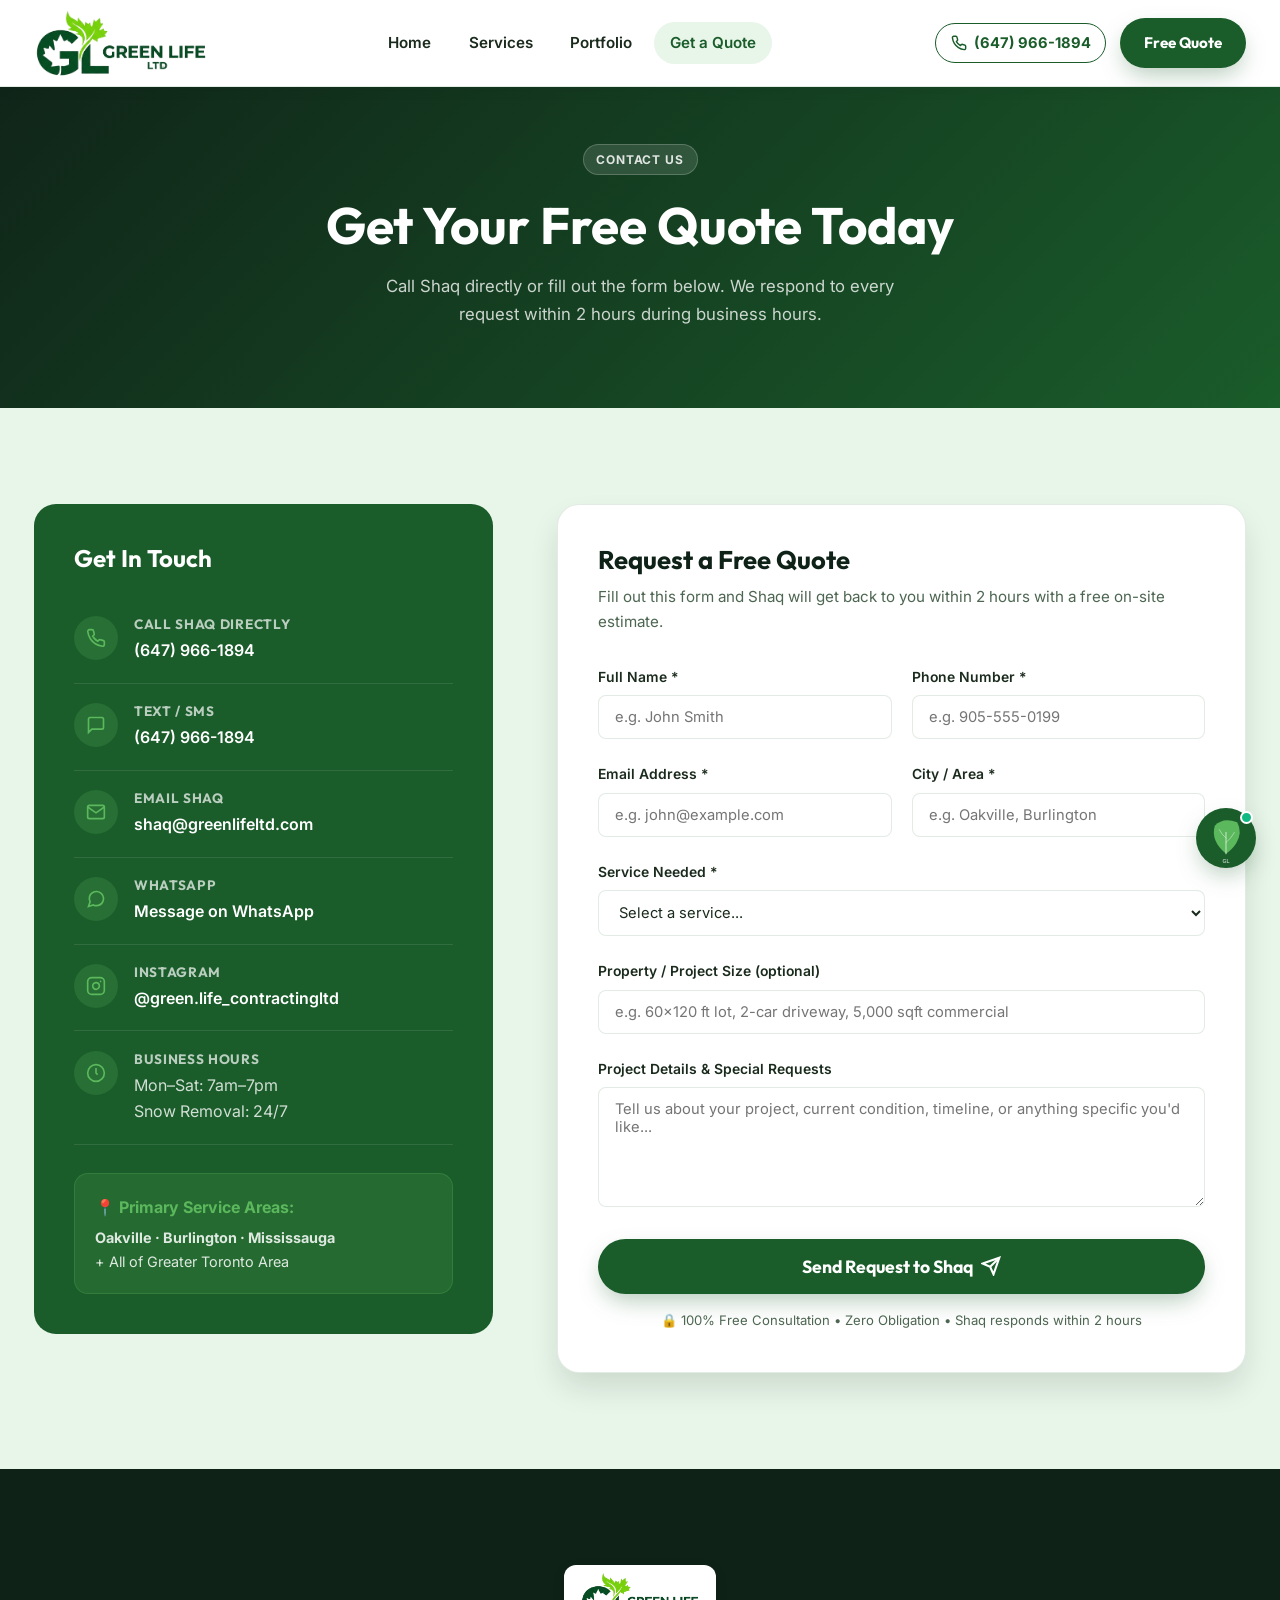
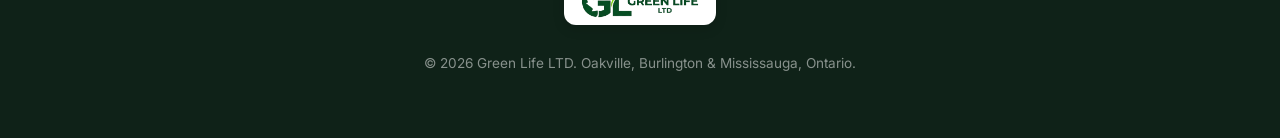
<file: contact.html>
<!DOCTYPE html>
<html lang="en">
<head>
  <meta charset="UTF-8">
  <meta name="viewport" content="width=device-width, initial-scale=1.0">
  <meta name="color-scheme" content="light">
  <meta name="supported-color-schemes" content="light">
  <title>Contact & Free Quote | Green Life LTD — (647) 966-1894</title>
  <meta name="description" content="Get a free quote from Green Life LTD. Call Shaq at (647) 966-1894 or submit your project details. Serving Oakville, Burlington and Mississauga.">
  <meta name="keywords" content="free landscaping quote oakville, contact green life ltd, shaq landscaping burlington, get a quote snow removal mississauga, landscaping estimate gta, (647) 966-1894">
  <link rel="canonical" href="https://greenlifeltd.com/contact">
  <meta property="og:title" content="Get a Free Quote | Green Life LTD — Call (647) 966-1894">
  <meta property="og:description" content="Contact Shaq at Green Life LTD for a free on-site quote. Landscaping, hardscaping, snow removal and year-round contracts. Oakville, Burlington & Mississauga.">
  <meta property="og:image" content="https://greenlifeltd.com/images/og-image.jpg">
  <meta property="og:image:width" content="1200">
  <meta property="og:image:height" content="630">
  <meta property="og:url" content="https://greenlifeltd.com/contact">
  <meta property="og:type" content="website">
  <meta property="og:locale" content="en_CA">
  <meta name="twitter:card" content="summary_large_image">
  <meta name="twitter:title" content="Get a Free Quote | Green Life LTD — Call (647) 966-1894">
  <meta name="twitter:description" content="Contact Shaq at Green Life LTD for a free on-site quote. Landscaping, hardscaping, snow removal and year-round contracts. Oakville, Burlington & Mississauga.">
  <meta name="twitter:image" content="https://greenlifeltd.com/images/og-image.jpg">
  <link rel="icon" type="image/png" sizes="32x32" href="/favicon-32x32.png">
  <link rel="icon" type="image/png" sizes="16x16" href="/favicon-16x16.png">
  <link rel="shortcut icon" href="/favicon.ico">
  <link rel="apple-touch-icon" sizes="180x180" href="/apple-touch-icon.png">
  <link rel="manifest" href="/site.webmanifest">
  <link rel="preconnect" href="https://fonts.googleapis.com">
  <link rel="preconnect" href="https://fonts.gstatic.com" crossorigin>
  <link href="https://fonts.googleapis.com/css2?family=Inter:wght@400;500;600;700&family=Outfit:wght@500;600;700;800;900&display=swap" rel="stylesheet">
  <link rel="stylesheet" href="style.css">
  <style>
    .contact-hero {
      background: linear-gradient(135deg, var(--primary-dark) 0%, var(--primary-forest) 100%);
      padding: 9rem 0 5rem; color: #fff; text-align: center;
    }
    .contact-hero h1 { color: #fff; font-size: clamp(2rem, 4.5vw, 3.2rem); margin-bottom: 1rem; }
    .contact-hero p { color: rgba(255,255,255,0.78); font-size: 1.05rem; max-width: 540px; margin: 0 auto; }

    .contact-section { padding: 6rem 0; background: var(--green-pale); }

    .contact-grid { display: grid; grid-template-columns: 1fr 1.5fr; gap: 4rem; align-items: flex-start; }
    @media (max-width: 860px) { .contact-grid { grid-template-columns: 1fr; } }

    .contact-info-card {
      background: var(--primary-forest); color: #fff;
      border-radius: var(--radius-lg); padding: 2.5rem;
    }
    .contact-info-card h2 { color: #fff; font-size: 1.5rem; margin-bottom: 1.5rem; }

    .contact-method {
      display: flex; align-items: flex-start; gap: 1rem;
      padding: 1.2rem 0; border-bottom: 1px solid rgba(255,255,255,0.1);
    }
    .contact-method:last-child { border-bottom: none; }
    .contact-method-icon {
      width: 44px; height: 44px; background: rgba(92,184,92,0.2);
      border-radius: 50%; display: flex; align-items: center; justify-content: center;
      color: var(--accent-lime); flex-shrink: 0;
    }
    .contact-method h3 { font-size: 0.85rem; font-weight: 700; color: rgba(255,255,255,0.7); text-transform: uppercase; letter-spacing: 0.05em; margin-bottom: 0.3rem; }
    .contact-method a, .contact-method p { color: #fff; font-size: 1rem; font-weight: 600; }
    .contact-method a:hover { color: var(--accent-lime); }

    .quote-form-card {
      background: #fff; border-radius: var(--radius-lg);
      padding: 2.5rem; box-shadow: var(--shadow-lg);
      border: 1px solid var(--border-light);
    }
    .quote-form-card h2 { font-size: 1.6rem; margin-bottom: 0.5rem; }
    .quote-form-card p.lead { color: var(--text-muted); margin-bottom: 2rem; font-size: 0.95rem; }
  </style>
</head>
<body>

  <header>
    <div class="container nav-wrapper">
      <a href="index.html" class="logo-link">
        <img src="logo.png" alt="Green Life LTD" class="logo-img">
        <div class="logo-text">GREEN LIFE <span>LTD — Contracting</span></div>
      </a>
      <nav class="nav-links">
        <a href="index.html">Home</a>
        <a href="services.html">Services</a>
        <a href="portfolio.html">Portfolio</a>
        <a href="contact.html" class="active">Get a Quote</a>
      </nav>
      <div class="nav-actions">
        <a href="tel:6479661894" class="nav-phone">
          <svg width="16" height="16" viewBox="0 0 24 24" fill="none" stroke="currentColor" stroke-width="2.2" stroke-linecap="round" stroke-linejoin="round"><path d="M22 16.92v3a2 2 0 0 1-2.18 2 19.79 19.79 0 0 1-8.63-3.07 19.5 19.5 0 0 1-6-6 19.79 19.79 0 0 1-3.07-8.67A2 2 0 0 1 4.11 2h3a2 2 0 0 1 2 1.72 12.84 12.84 0 0 0 .7 2.81 2 2 0 0 1-.45 2.11L8.09 9.91a16 16 0 0 0 6 6l1.27-1.27a2 2 0 0 1 2.11-.45 12.84 12.84 0 0 0 2.81.7A2 2 0 0 1 22 16.92z"></path></svg>
          <span>(647) 966-1894</span>
        </a>
        <a href="contact.html" class="btn-primary">Free Quote</a>
        <button class="mobile-toggle" id="mobile-toggle" aria-label="Toggle navigation">
          <svg width="26" height="26" viewBox="0 0 24 24" fill="none" stroke="currentColor" stroke-width="2.2" stroke-linecap="round" stroke-linejoin="round"><line x1="3" y1="12" x2="21" y2="12"></line><line x1="3" y1="6" x2="21" y2="6"></line><line x1="3" y1="18" x2="21" y2="18"></line></svg>
        </button>
      </div>
    </div>
  </header>
  <div class="mobile-nav" id="mobile-nav">
    <a href="index.html">Home</a>
    <a href="services.html">Services</a>
    <a href="portfolio.html">Portfolio</a>
    <a href="contact.html">Get a Quote</a>
    <a href="tel:6479661894" style="color: var(--accent-lime); font-weight: 700;">📞 Call Shaq: (647) 966-1894</a>
  </div>

  <main>
    <section class="contact-hero">
      <div class="container">
        <div class="section-tag" style="background: rgba(255,255,255,0.12); color: rgba(255,255,255,0.85); border-color: rgba(255,255,255,0.2); margin-bottom: 1.25rem;">Contact Us</div>
        <h1>Get Your Free Quote Today</h1>
        <p>Call Shaq directly or fill out the form below. We respond to every request within 2 hours during business hours.</p>
      </div>
    </section>

    <section class="contact-section">
      <div class="container">
        <div class="contact-grid">
          <!-- Left: Contact Info -->
          <div class="contact-info-card">
            <h2>Get In Touch</h2>

            <div class="contact-method">
              <div class="contact-method-icon">
                <svg width="20" height="20" viewBox="0 0 24 24" fill="none" stroke="currentColor" stroke-width="2"><path d="M22 16.92v3a2 2 0 0 1-2.18 2 19.79 19.79 0 0 1-8.63-3.07 19.5 19.5 0 0 1-6-6 19.79 19.79 0 0 1-3.07-8.67A2 2 0 0 1 4.11 2h3a2 2 0 0 1 2 1.72 12.84 12.84 0 0 0 .7 2.81 2 2 0 0 1-.45 2.11L8.09 9.91a16 16 0 0 0 6 6l1.27-1.27a2 2 0 0 1 2.11-.45 12.84 12.84 0 0 0 2.81.7A2 2 0 0 1 22 16.92z"></path></svg>
              </div>
              <div>
                <h3>Call Shaq Directly</h3>
                <a href="tel:6479661894">(647) 966-1894</a>
              </div>
            </div>

            <div class="contact-method">
              <div class="contact-method-icon">
                <svg width="20" height="20" viewBox="0 0 24 24" fill="none" stroke="currentColor" stroke-width="2"><path d="M21 15a2 2 0 0 1-2 2H7l-4 4V5a2 2 0 0 1 2-2h14a2 2 0 0 1 2 2z"></path></svg>
              </div>
              <div>
                <h3>Text / SMS</h3>
                <a href="sms:6479661894">(647) 966-1894</a>
              </div>
            </div>

            <div class="contact-method">
              <div class="contact-method-icon">
                <svg width="20" height="20" viewBox="0 0 24 24" fill="none" stroke="currentColor" stroke-width="2"><path d="M4 4h16c1.1 0 2 .9 2 2v12c0 1.1-.9 2-2 2H4c-1.1 0-2-.9-2-2V6c0-1.1.9-2 2-2z"></path><polyline points="22,6 12,13 2,6"></polyline></svg>
              </div>
              <div>
                <h3>Email Shaq</h3>
                <a href="mailto:shaq@greenlifeltd.com">shaq@greenlifeltd.com</a>
              </div>
            </div>

            <div class="contact-method">
              <div class="contact-method-icon">
                <svg width="20" height="20" viewBox="0 0 24 24" fill="none" stroke="currentColor" stroke-width="2"><path d="M21 11.5a8.38 8.38 0 0 1-.9 3.8 8.5 8.5 0 0 1-7.6 4.7 8.38 8.38 0 0 1-3.8-.9L3 21l1.9-5.7a8.38 8.38 0 0 1-.9-3.8 8.5 8.5 0 0 1 4.7-7.6 8.38 8.38 0 0 1 3.8-.9h.5a8.48 8.48 0 0 1 8 8v.5z"></path></svg>
              </div>
              <div>
                <h3>WhatsApp</h3>
                <a href="https://wa.me/16479661894" target="_blank" rel="noopener">Message on WhatsApp</a>
              </div>
            </div>

            <div class="contact-method">
              <div class="contact-method-icon">
                <svg width="20" height="20" viewBox="0 0 24 24" fill="none" stroke="currentColor" stroke-width="2" stroke-linecap="round" stroke-linejoin="round"><rect x="2" y="2" width="20" height="20" rx="5" ry="5"></rect><path d="M16 11.37A4 4 0 1 1 12.63 8 4 4 0 0 1 16 11.37z"></path><line x1="17.5" y1="6.5" x2="17.51" y2="6.5"></line></svg>
              </div>
              <div>
                <h3>Instagram</h3>
                <a href="https://www.instagram.com/green.life_contractingltd" target="_blank" rel="noopener">@green.life_contractingltd</a>
              </div>
            </div>

            <div class="contact-method">
              <div class="contact-method-icon">
                <svg width="20" height="20" viewBox="0 0 24 24" fill="none" stroke="currentColor" stroke-width="2"><circle cx="12" cy="12" r="10"></circle><polyline points="12 6 12 12 14 14"></polyline></svg>
              </div>
              <div>
                <h3>Business Hours</h3>
                <p style="font-weight: 400; color: rgba(255,255,255,0.8);">Mon–Sat: 7am–7pm<br>Snow Removal: 24/7</p>
              </div>
            </div>

            <div style="margin-top: 1.75rem; padding: 1.25rem; background: rgba(92,184,92,0.15); border-radius: var(--radius-md); border: 1px solid rgba(92,184,92,0.25);">
              <div style="color: var(--accent-lime); font-weight: 700; margin-bottom: 0.4rem;">📍 Primary Service Areas:</div>
              <div style="color: rgba(255,255,255,0.85); font-size: 0.9rem; line-height: 1.6;">
                <strong>Oakville · Burlington · Mississauga</strong><br>
                + All of Greater Toronto Area
              </div>
            </div>
          </div>

          <!-- Right: Quote Form -->
          <div class="quote-form-card">
            <h2>Request a Free Quote</h2>
            <p class="lead">Fill out this form and Shaq will get back to you within 2 hours with a free on-site estimate.</p>

            <form id="quoteForm">
              <div class="form-grid two-col" style="margin-bottom: 1.5rem;">
                <div class="form-group">
                  <label for="name">Full Name *</label>
                  <input type="text" id="name" name="name" class="form-control" placeholder="e.g. John Smith" required autocomplete="name">
                </div>
                <div class="form-group">
                  <label for="phone">Phone Number *</label>
                  <input type="tel" id="phone" name="phone" class="form-control" placeholder="e.g. 905-555-0199" required autocomplete="tel">
                </div>
              </div>

              <div class="form-grid two-col" style="margin-bottom: 1.5rem;">
                <div class="form-group">
                  <label for="email">Email Address *</label>
                  <input type="email" id="email" name="email" class="form-control" placeholder="e.g. john@example.com" required autocomplete="email">
                </div>
                <div class="form-group">
                  <label for="city">City / Area *</label>
                  <input type="text" id="city" name="city" class="form-control" placeholder="e.g. Oakville, Burlington" required>
                </div>
              </div>

              <div class="form-group" style="margin-bottom: 1.5rem;">
                <label for="service">Service Needed *</label>
                <select id="service" name="service" class="form-control" required>
                  <option value="" disabled selected>Select a service...</option>
                  <option value="Landscaping & Lawn Care">⭐️ Landscaping &amp; Lawn Care</option>
                  <option value="Hardscaping & Interlock">Hardscaping &amp; Interlocking Driveway/Patio</option>
                  <option value="Concrete Driveway">Concrete Driveway / Sidewalk</option>
                  <option value="Tree Planting & Care">Tree Planting &amp; Care</option>
                  <option value="Snow Removal Contract">Snow Removal Contract</option>
                  <option value="Year-Round Contract">Year-Round Property Contract (Best Value)</option>
                </select>
              </div>

              <div class="form-group" style="margin-bottom: 1.5rem;">
                <label for="sqft">Property / Project Size (optional)</label>
                <input type="text" id="sqft" name="sqft" class="form-control" placeholder="e.g. 60x120 ft lot, 2-car driveway, 5,000 sqft commercial">
              </div>

              <div class="form-group" style="margin-bottom: 2rem;">
                <label for="notes">Project Details &amp; Special Requests</label>
                <textarea id="notes" name="notes" class="form-control" rows="5" placeholder="Tell us about your project, current condition, timeline, or anything specific you'd like..."></textarea>
              </div>

              <button type="submit" class="btn-primary" style="width: 100%; padding: 1rem; font-size: 1.1rem; justify-content: center;" id="submit-quote-btn">
                <span>Send Request to Shaq</span>
                <svg width="20" height="20" viewBox="0 0 24 24" fill="none" stroke="currentColor" stroke-width="2.5"><line x1="22" y1="2" x2="11" y2="13"></line><polygon points="22 2 15 22 11 13 2 9 22 2"></polygon></svg>
              </button>

              <p style="text-align: center; color: var(--text-muted); font-size: 0.82rem; margin-top: 1rem;">
                🔒 100% Free Consultation &bull; Zero Obligation &bull; Shaq responds within 2 hours
              </p>
            </form>
          </div>
        </div>
      </div>
    </section>
  </main>

  <footer>
    <div class="container">
      <div style="text-align: center; padding: 2rem 0;">
        <div style="display: inline-block; background: #FFFFFF; padding: 6px 16px; border-radius: 12px; margin: 0 auto 1.25rem; box-shadow: 0 4px 12px rgba(0,0,0,0.15);"><img src="logo.png" alt="Green Life LTD" style="height: 48px; width: auto; display: block;"></div>
        <p style="color: rgba(255,255,255,0.5); font-size: 0.85rem;">&copy; 2026 Green Life LTD. Oakville, Burlington &amp; Mississauga, Ontario.</p>
      </div>
    </div>
  </footer>

  <div class="mobile-action-dock">
    <a href="tel:6479661894" class="dock-item"><svg viewBox="0 0 24 24" fill="none" stroke="currentColor" stroke-width="2"><path d="M22 16.92v3a2 2 0 0 1-2.18 2 19.79 19.79 0 0 1-8.63-3.07 19.5 19.5 0 0 1-6-6 19.79 19.79 0 0 1-3.07-8.67A2 2 0 0 1 4.11 2h3a2 2 0 0 1 2 1.72 12.84 12.84 0 0 0 .7 2.81 2 2 0 0 1-.45 2.11L8.09 9.91a16 16 0 0 0 6 6l1.27-1.27a2 2 0 0 1 2.11-.45 12.84 12.84 0 0 0 2.81.7A2 2 0 0 1 22 16.92z"></path></svg><span>Call</span></a>
    <a href="sms:6479661894" class="dock-item"><svg viewBox="0 0 24 24" fill="none" stroke="currentColor" stroke-width="2"><path d="M21 15a2 2 0 0 1-2 2H7l-4 4V5a2 2 0 0 1 2-2h14a2 2 0 0 1 2 2z"></path></svg><span>SMS</span></a>
    <a href="mailto:shaq@greenlifeltd.com" class="dock-item"><svg viewBox="0 0 24 24" fill="none" stroke="currentColor" stroke-width="2"><path d="M4 4h16c1.1 0 2 .9 2 2v12c0 1.1-.9 2-2 2H4c-1.1 0-2-.9-2-2V6c0-1.1.9-2 2-2z"></path><polyline points="22,6 12,13 2,6"></polyline></svg><span>Email</span></a>
    <a href="https://wa.me/16479661894" class="dock-item" target="_blank" rel="noopener"><svg viewBox="0 0 24 24" fill="none" stroke="currentColor" stroke-width="2"><path d="M21 11.5a8.38 8.38 0 0 1-.9 3.8 8.5 8.5 0 0 1-7.6 4.7 8.38 8.38 0 0 1-3.8-.9L3 21l1.9-5.7a8.38 8.38 0 0 1-.9-3.8 8.5 8.5 0 0 1 4.7-7.6 8.38 8.38 0 0 1 3.8-.9h.5a8.48 8.48 0 0 1 8 8v.5z"></path></svg><span>WhatsApp</span></a>
    <a href="https://www.instagram.com/green.life_contractingltd" class="dock-item" target="_blank" rel="noopener"><svg viewBox="0 0 24 24" fill="none" stroke="currentColor" stroke-width="2" stroke-linecap="round" stroke-linejoin="round"><rect x="2" y="2" width="20" height="20" rx="5" ry="5"></rect><path d="M16 11.37A4 4 0 1 1 12.63 8 4 4 0 0 1 16 11.37z"></path><line x1="17.5" y1="6.5" x2="17.51" y2="6.5"></line></svg><span>Instagram</span></a>
  </div>

  <div class="chat-widget-container">
    <div class="chat-bubble" id="chat-bubble">
      <div class="chat-header">
        <div class="chat-header-title">
          <span style="display:inline-block; width:8px; height:8px; border-radius:50%; background:#10B981;"></span>
          <span>Hi 🌿 I'm Shaq, questions?</span>
        </div>
        <button class="chat-close-btn" id="chat-close" aria-label="Close Chat">
          <svg width="18" height="18" viewBox="0 0 24 24" fill="none" stroke="currentColor" stroke-width="2.5"><line x1="18" y1="6" x2="6" y2="18"></line><line x1="6" y1="6" x2="18" y2="18"></line></svg>
        </button>
      </div>
      <div class="chat-text" id="chat-text"></div>
      <div class="chat-input-wrapper">
        <input type="text" id="chat-input" placeholder="Type your question..." aria-label="Chat query">
        <button id="chat-send" class="chat-send-btn" aria-label="Send">
          <svg width="15" height="15" viewBox="0 0 24 24" fill="none" stroke="currentColor" stroke-width="2.5"><line x1="22" y1="2" x2="11" y2="13"></line><polygon points="22 2 15 22 11 13 2 9 22 2"></polygon></svg>
        </button>
      </div>
    </div>
    <div class="avatar-wrapper" id="avatar-wrapper" title="Chat with Shaq" aria-label="Open live chat with Shaq" role="button" tabindex="0">
      <svg viewBox="0 0 100 100" width="56" height="56">
        <circle cx="50" cy="50" r="48" fill="#1A5C2A"/>
        <path d="M 50 78 Q 22 55 30 28 Q 45 12 70 22 Q 80 40 68 60 Q 60 72 50 78 Z" fill="#5CB85C"/>
        <path d="M 50 78 L 50 40" stroke="#fff" stroke-width="2" stroke-linecap="round" opacity="0.6"/>
        <path d="M 50 58 Q 60 50 65 40" stroke="#fff" stroke-width="1.5" stroke-linecap="round" fill="none" opacity="0.5"/>
        <path d="M 50 50 Q 42 44 38 35" stroke="#fff" stroke-width="1.5" stroke-linecap="round" fill="none" opacity="0.5"/>
        <text x="50" y="95" text-anchor="middle" font-size="9" fill="rgba(255,255,255,0.7)" font-family="Arial" font-weight="bold">GL</text>
      </svg>
      <div class="avatar-badge" title="Online"></div>
    </div>
  </div>

  <script src="app.js"></script>
</body>
</html>
</file>
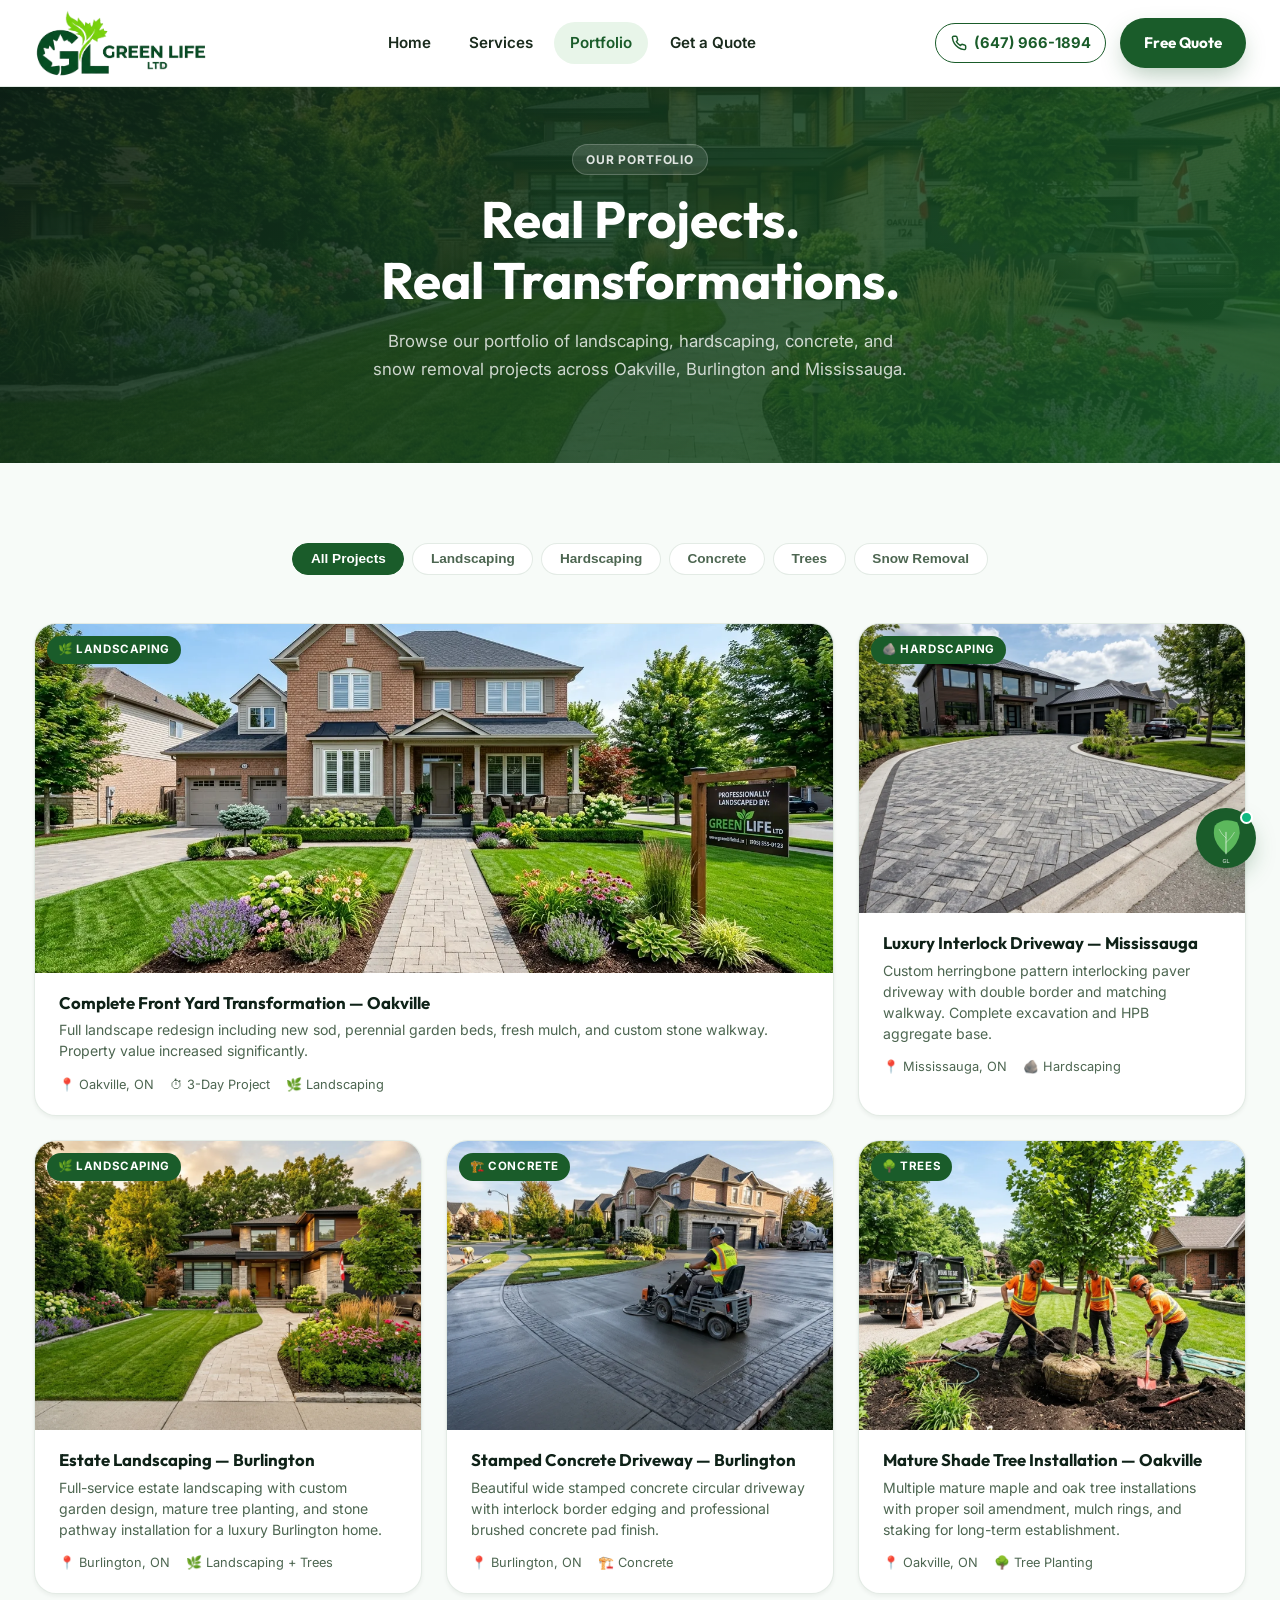
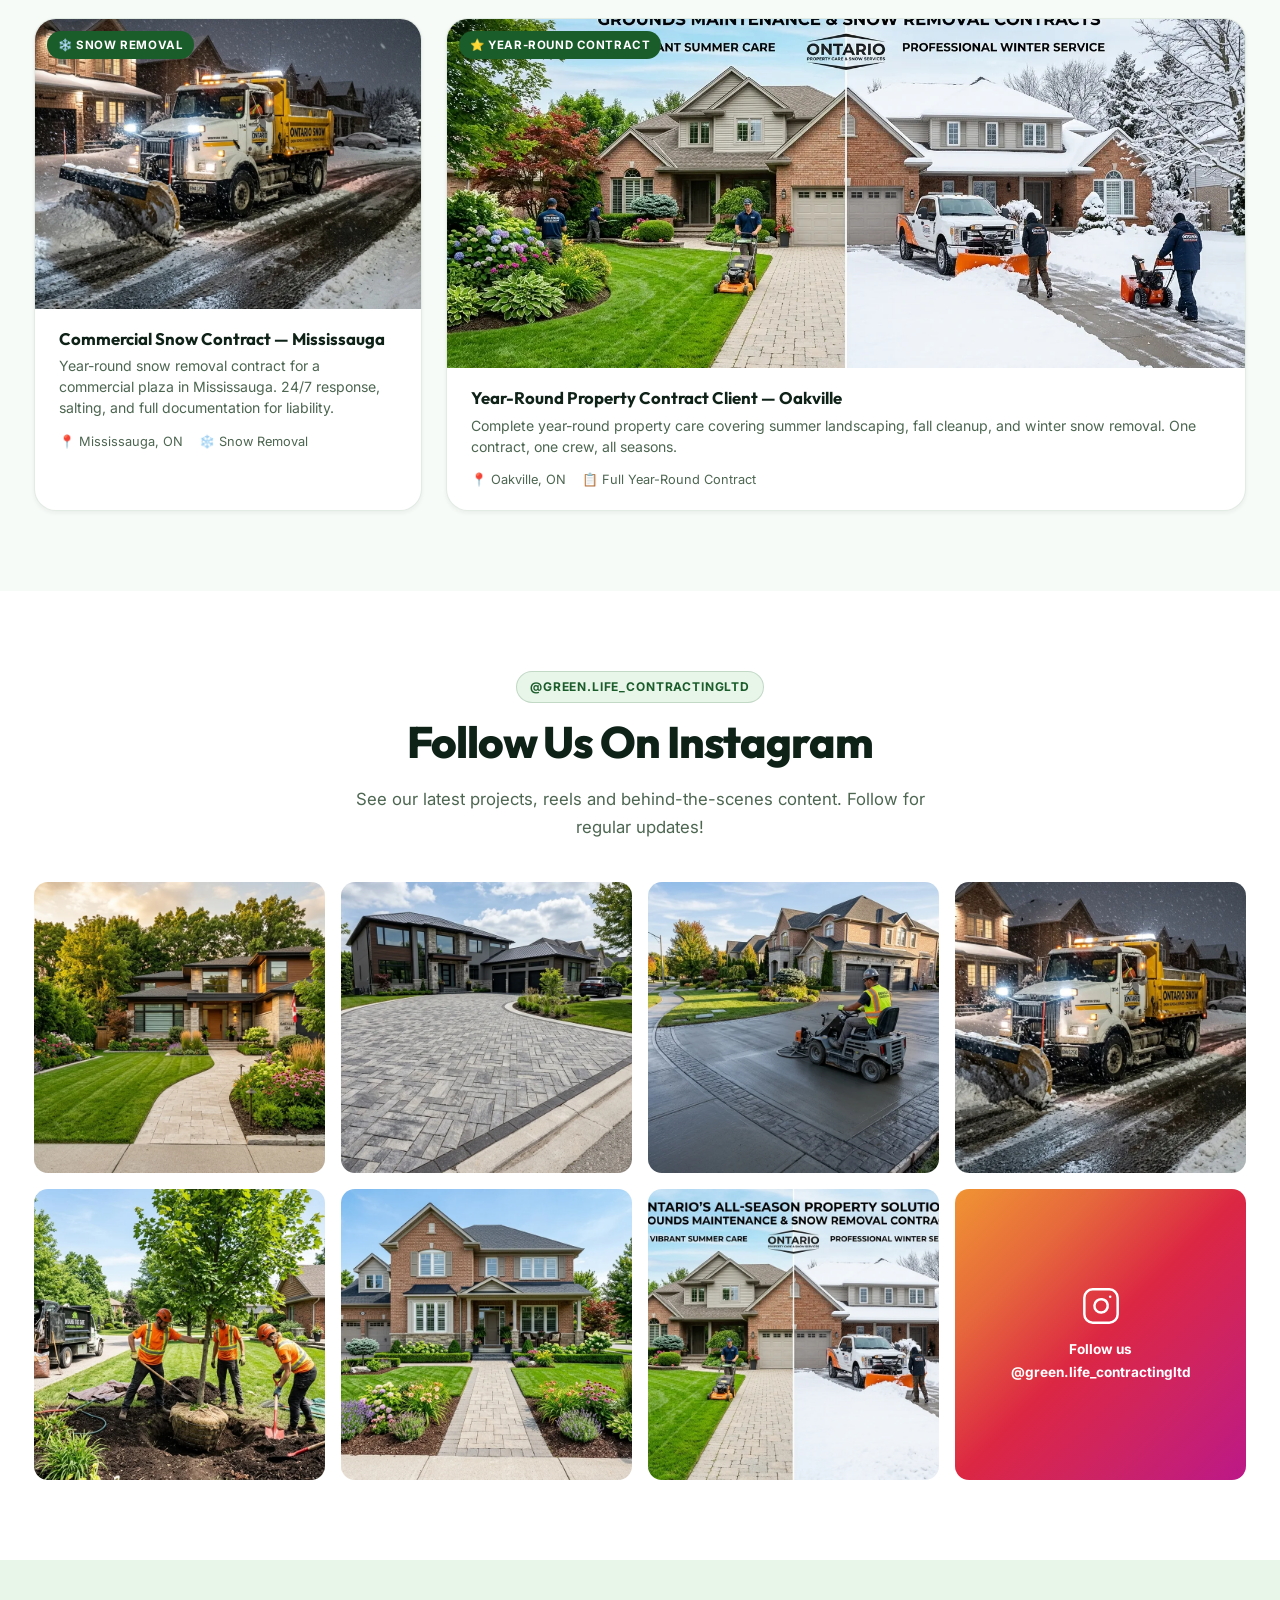
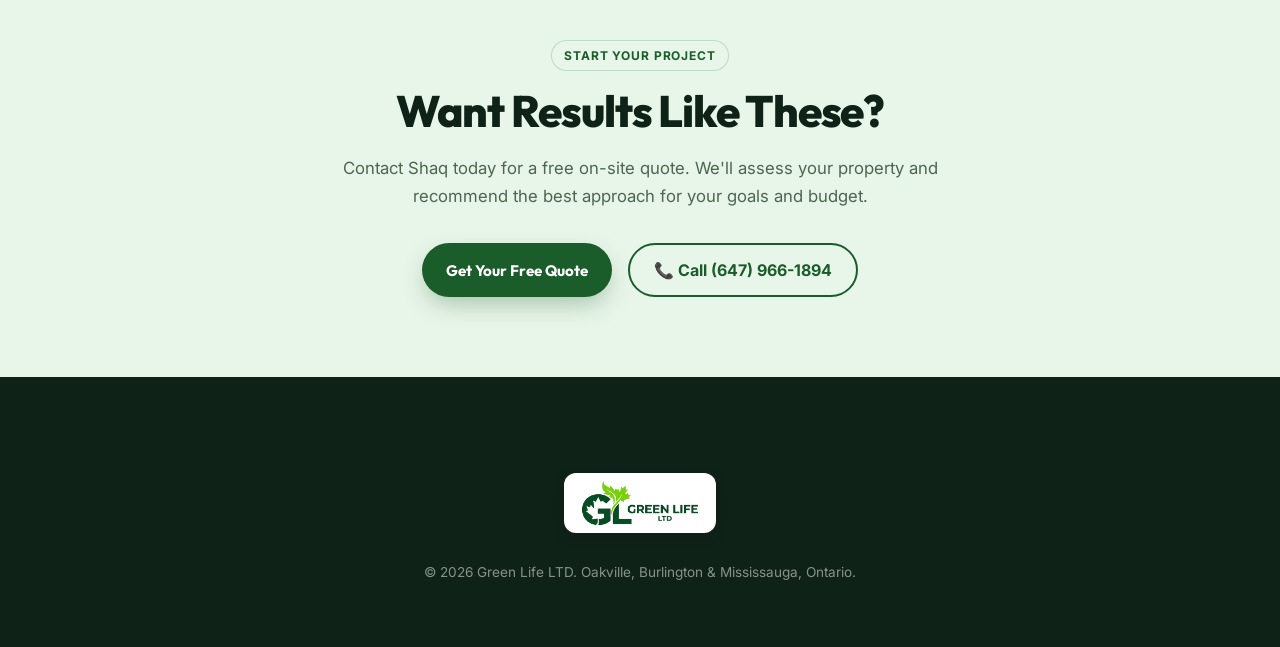
<file: portfolio.html>
<!DOCTYPE html>
<html lang="en">
<head>
  <meta charset="UTF-8">
  <meta name="viewport" content="width=device-width, initial-scale=1.0">
  <meta name="color-scheme" content="light">
  <meta name="supported-color-schemes" content="light">
  <title>Portfolio | Green Life LTD — Landscaping & Hardscaping Projects</title>
  <meta name="description" content="View Green Life LTD's portfolio of landscaping, hardscaping, concrete, and snow removal projects in Oakville, Burlington and Mississauga.">
  <meta name="keywords" content="landscaping portfolio oakville, hardscaping projects burlington, interlock driveway mississauga, before after lawn, concrete work gta, green life ltd portfolio">
  <link rel="canonical" href="https://greenlifeltd.com/portfolio">
  <meta property="og:title" content="Project Portfolio | Green Life LTD — Real Results in the GTA">
  <meta property="og:description" content="See real landscaping, hardscaping and snow removal projects completed by Green Life LTD in Oakville, Burlington and Mississauga.">
  <meta property="og:image" content="https://greenlifeltd.com/images/og-image.jpg">
  <meta property="og:image:width" content="1200">
  <meta property="og:image:height" content="630">
  <meta property="og:url" content="https://greenlifeltd.com/portfolio">
  <meta property="og:type" content="website">
  <meta property="og:locale" content="en_CA">
  <meta name="twitter:card" content="summary_large_image">
  <meta name="twitter:title" content="Project Portfolio | Green Life LTD — Real Results in the GTA">
  <meta name="twitter:description" content="See real landscaping, hardscaping and snow removal projects completed by Green Life LTD in Oakville, Burlington and Mississauga.">
  <meta name="twitter:image" content="https://greenlifeltd.com/images/og-image.jpg">
  <link rel="icon" type="image/png" sizes="32x32" href="/favicon-32x32.png">
  <link rel="icon" type="image/png" sizes="16x16" href="/favicon-16x16.png">
  <link rel="shortcut icon" href="/favicon.ico">
  <link rel="apple-touch-icon" sizes="180x180" href="/apple-touch-icon.png">
  <link rel="manifest" href="/site.webmanifest">
  <link rel="preconnect" href="https://fonts.googleapis.com">
  <link rel="preconnect" href="https://fonts.gstatic.com" crossorigin>
  <link href="https://fonts.googleapis.com/css2?family=Inter:wght@400;500;600;700&family=Outfit:wght@500;600;700;800;900&display=swap" rel="stylesheet">
  <link rel="stylesheet" href="style.css">
  <style>
    .page-hero {
      background: linear-gradient(135deg, var(--primary-dark) 0%, var(--primary-forest) 100%);
      padding: 9rem 0 5rem; color: #fff; text-align: center; position: relative; overflow: hidden;
    }
    .page-hero::before {
      content: ''; position: absolute; inset: 0;
      background: url('images/hero-landscaping.webp') center/cover no-repeat; opacity: 0.15;
    }
    .page-hero .container { position: relative; z-index: 1; }
    .page-hero h1 { color: #fff; font-size: clamp(2rem, 4.5vw, 3.2rem); margin-bottom: 1rem; }
    .page-hero p { color: rgba(255,255,255,0.78); font-size: 1.05rem; max-width: 540px; margin: 0 auto; }

    .portfolio-section { padding: 5rem 0; background: var(--bg-light); }

    .portfolio-filter {
      display: flex; flex-wrap: wrap; gap: 0.5rem; justify-content: center; margin-bottom: 3rem;
    }
    .filter-btn {
      padding: 0.45rem 1.1rem; border-radius: var(--radius-full);
      border: 1.5px solid var(--border-light); background: #fff;
      color: var(--text-muted); font-weight: 600; font-size: 0.85rem;
      cursor: pointer; transition: all var(--transition-fast);
    }
    .filter-btn:hover, .filter-btn.active {
      background: var(--primary-forest); color: #fff; border-color: var(--primary-forest);
    }

    .portfolio-grid {
      display: grid; grid-template-columns: repeat(3, 1fr); gap: 1.5rem;
    }
    @media (max-width: 860px) { .portfolio-grid { grid-template-columns: repeat(2, 1fr); } }
    @media (max-width: 540px) { .portfolio-grid { grid-template-columns: 1fr; } }

    .portfolio-item {
      background: #fff; border-radius: var(--radius-lg); overflow: hidden;
      box-shadow: var(--shadow-sm); border: 1px solid var(--border-light);
      transition: transform var(--transition-smooth), box-shadow var(--transition-smooth);
    }
    .portfolio-item:hover { transform: translateY(-5px); box-shadow: var(--shadow-lg); }
    .portfolio-item.large { grid-column: span 2; }
    @media (max-width: 860px) { .portfolio-item.large { grid-column: span 1; } }

    .portfolio-thumb {
      position: relative; overflow: hidden; aspect-ratio: 4/3;
    }
    .portfolio-item.large .portfolio-thumb { aspect-ratio: 16/7; }
    .portfolio-thumb img { width: 100%; height: 100%; object-fit: cover; transition: transform 0.5s; }
    .portfolio-item:hover .portfolio-thumb img { transform: scale(1.06); }

    .portfolio-tag {
      position: absolute; top: 12px; left: 12px;
      background: var(--primary-forest); color: #fff;
      font-size: 0.72rem; font-weight: 700; text-transform: uppercase; letter-spacing: 0.05em;
      padding: 0.28rem 0.7rem; border-radius: var(--radius-full);
    }

    .portfolio-body { padding: 1.25rem 1.5rem; }
    .portfolio-body h3 { font-size: 1.05rem; font-weight: 700; margin-bottom: 0.4rem; }
    .portfolio-body p { font-size: 0.88rem; color: var(--text-muted); line-height: 1.5; }
    .portfolio-meta {
      display: flex; align-items: center; gap: 1rem; margin-top: 0.75rem;
      font-size: 0.8rem; color: var(--text-muted);
    }
    .portfolio-meta span { display: flex; align-items: center; gap: 0.3rem; }

    .insta-grid-section { padding: 5rem 0; background: #fff; }

    .insta-embed-grid {
      display: grid; grid-template-columns: repeat(4, 1fr); gap: 1rem; margin-top: 2.5rem;
    }
    @media (max-width: 780px) { .insta-embed-grid { grid-template-columns: repeat(2, 1fr); } }

    .insta-card {
      position: relative; aspect-ratio: 1/1; border-radius: var(--radius-md);
      overflow: hidden; cursor: pointer; background: var(--green-pale);
    }
    .insta-card::before {
      content: ''; position: absolute; inset: 0;
      background: linear-gradient(180deg, transparent 50%, rgba(0,0,0,0.55) 100%);
      z-index: 2; opacity: 0; transition: opacity 0.3s;
    }
    .insta-card:hover::before { opacity: 1; }
    .insta-card img { width: 100%; height: 100%; object-fit: cover; transition: transform 0.4s; }
    .insta-card:hover img { transform: scale(1.07); }
    .insta-card-overlay {
      position: absolute; bottom: 0; left: 0; right: 0;
      padding: 0.75rem; z-index: 3; color: #fff; font-size: 0.8rem; font-weight: 600;
      opacity: 0; transform: translateY(6px); transition: all 0.3s;
    }
    .insta-card:hover .insta-card-overlay { opacity: 1; transform: translateY(0); }
  </style>
</head>
<body>

  <header>
    <div class="container nav-wrapper">
      <a href="index.html" class="logo-link">
        <img src="logo.png" alt="Green Life LTD" class="logo-img">
        <div class="logo-text">GREEN LIFE <span>LTD — Contracting</span></div>
      </a>
      <nav class="nav-links">
        <a href="index.html">Home</a>
        <a href="services.html">Services</a>
        <a href="portfolio.html" class="active">Portfolio</a>
        <a href="contact.html">Get a Quote</a>
      </nav>
      <div class="nav-actions">
        <a href="tel:6479661894" class="nav-phone">
          <svg width="16" height="16" viewBox="0 0 24 24" fill="none" stroke="currentColor" stroke-width="2.2" stroke-linecap="round" stroke-linejoin="round"><path d="M22 16.92v3a2 2 0 0 1-2.18 2 19.79 19.79 0 0 1-8.63-3.07 19.5 19.5 0 0 1-6-6 19.79 19.79 0 0 1-3.07-8.67A2 2 0 0 1 4.11 2h3a2 2 0 0 1 2 1.72 12.84 12.84 0 0 0 .7 2.81 2 2 0 0 1-.45 2.11L8.09 9.91a16 16 0 0 0 6 6l1.27-1.27a2 2 0 0 1 2.11-.45 12.84 12.84 0 0 0 2.81.7A2 2 0 0 1 22 16.92z"></path></svg>
          <span>(647) 966-1894</span>
        </a>
        <a href="contact.html" class="btn-primary">Free Quote</a>
        <button class="mobile-toggle" id="mobile-toggle" aria-label="Toggle navigation">
          <svg width="26" height="26" viewBox="0 0 24 24" fill="none" stroke="currentColor" stroke-width="2.2" stroke-linecap="round" stroke-linejoin="round"><line x1="3" y1="12" x2="21" y2="12"></line><line x1="3" y1="6" x2="21" y2="6"></line><line x1="3" y1="18" x2="21" y2="18"></line></svg>
        </button>
      </div>
    </div>
  </header>
  <div class="mobile-nav" id="mobile-nav">
    <a href="index.html">Home</a>
    <a href="services.html">Services</a>
    <a href="portfolio.html">Portfolio</a>
    <a href="contact.html">Get a Quote</a>
    <a href="tel:6479661894" style="color: var(--accent-lime); font-weight: 700;">📞 Call Shaq: (647) 966-1894</a>
  </div>

  <main>
    <section class="page-hero">
      <div class="container">
        <div class="section-tag" style="background: rgba(255,255,255,0.12); color: rgba(255,255,255,0.85); border-color: rgba(255,255,255,0.2);">Our Portfolio</div>
        <h1>Real Projects.<br>Real Transformations.</h1>
        <p>Browse our portfolio of landscaping, hardscaping, concrete, and snow removal projects across Oakville, Burlington and Mississauga.</p>
      </div>
    </section>

    <section class="portfolio-section">
      <div class="container">
        <div class="portfolio-filter">
          <button class="filter-btn active">All Projects</button>
          <button class="filter-btn">Landscaping</button>
          <button class="filter-btn">Hardscaping</button>
          <button class="filter-btn">Concrete</button>
          <button class="filter-btn">Trees</button>
          <button class="filter-btn">Snow Removal</button>
        </div>

        <div class="portfolio-grid">
          <div class="portfolio-item large">
            <div class="portfolio-thumb">
              <img src="images/lawn-after.webp" alt="Complete Front Yard Landscaping Transformation Oakville" loading="lazy" decoding="async">
              <span class="portfolio-tag">🌿 Landscaping</span>
            </div>
            <div class="portfolio-body">
              <h3>Complete Front Yard Transformation — Oakville</h3>
              <p>Full landscape redesign including new sod, perennial garden beds, fresh mulch, and custom stone walkway. Property value increased significantly.</p>
              <div class="portfolio-meta">
                <span>📍 Oakville, ON</span>
                <span>⏱ 3-Day Project</span>
                <span>🌿 Landscaping</span>
              </div>
            </div>
          </div>

          <div class="portfolio-item">
            <div class="portfolio-thumb">
              <img src="images/hardscaping-driveway.webp" alt="Interlock Driveway Mississauga" loading="lazy" decoding="async">
              <span class="portfolio-tag">🪨 Hardscaping</span>
            </div>
            <div class="portfolio-body">
              <h3>Luxury Interlock Driveway — Mississauga</h3>
              <p>Custom herringbone pattern interlocking paver driveway with double border and matching walkway. Complete excavation and HPB aggregate base.</p>
              <div class="portfolio-meta">
                <span>📍 Mississauga, ON</span>
                <span>🪨 Hardscaping</span>
              </div>
            </div>
          </div>

          <div class="portfolio-item">
            <div class="portfolio-thumb">
              <img src="images/hero-landscaping.webp" alt="Professional Landscaping Burlington" loading="lazy" decoding="async">
              <span class="portfolio-tag">🌿 Landscaping</span>
            </div>
            <div class="portfolio-body">
              <h3>Estate Landscaping — Burlington</h3>
              <p>Full-service estate landscaping with custom garden design, mature tree planting, and stone pathway installation for a luxury Burlington home.</p>
              <div class="portfolio-meta">
                <span>📍 Burlington, ON</span>
                <span>🌿 Landscaping + Trees</span>
              </div>
            </div>
          </div>

          <div class="portfolio-item">
            <div class="portfolio-thumb">
              <img src="images/concrete-work.webp" alt="Concrete Driveway Burlington" loading="lazy" decoding="async">
              <span class="portfolio-tag">🏗️ Concrete</span>
            </div>
            <div class="portfolio-body">
              <h3>Stamped Concrete Driveway — Burlington</h3>
              <p>Beautiful wide stamped concrete circular driveway with interlock border edging and professional brushed concrete pad finish.</p>
              <div class="portfolio-meta">
                <span>📍 Burlington, ON</span>
                <span>🏗️ Concrete</span>
              </div>
            </div>
          </div>

          <div class="portfolio-item">
            <div class="portfolio-thumb">
              <img src="images/tree-planting.webp" alt="Tree Planting Oakville" loading="lazy" decoding="async">
              <span class="portfolio-tag">🌳 Trees</span>
            </div>
            <div class="portfolio-body">
              <h3>Mature Shade Tree Installation — Oakville</h3>
              <p>Multiple mature maple and oak tree installations with proper soil amendment, mulch rings, and staking for long-term establishment.</p>
              <div class="portfolio-meta">
                <span>📍 Oakville, ON</span>
                <span>🌳 Tree Planting</span>
              </div>
            </div>
          </div>

          <div class="portfolio-item">
            <div class="portfolio-thumb">
              <img src="images/snow-removal.webp" alt="Commercial Snow Removal Mississauga" loading="lazy" decoding="async">
              <span class="portfolio-tag">❄️ Snow Removal</span>
            </div>
            <div class="portfolio-body">
              <h3>Commercial Snow Contract — Mississauga</h3>
              <p>Year-round snow removal contract for a commercial plaza in Mississauga. 24/7 response, salting, and full documentation for liability.</p>
              <div class="portfolio-meta">
                <span>📍 Mississauga, ON</span>
                <span>❄️ Snow Removal</span>
              </div>
            </div>
          </div>

          <div class="portfolio-item large">
            <div class="portfolio-thumb">
              <img src="images/year-round-contracts.webp" alt="Year-Round Property Care Contract" loading="lazy" decoding="async">
              <span class="portfolio-tag">⭐ Year-Round Contract</span>
            </div>
            <div class="portfolio-body">
              <h3>Year-Round Property Contract Client — Oakville</h3>
              <p>Complete year-round property care covering summer landscaping, fall cleanup, and winter snow removal. One contract, one crew, all seasons.</p>
              <div class="portfolio-meta">
                <span>📍 Oakville, ON</span>
                <span>📋 Full Year-Round Contract</span>
              </div>
            </div>
          </div>
        </div>
      </div>
    </section>

    <!-- Instagram Live Feed -->
    <section class="insta-grid-section">
      <div class="container">
        <div class="text-center" style="margin-bottom: 2.5rem;">
          <div class="section-tag">@green.life_contractingltd</div>
          <h2 class="section-title">Follow Us On Instagram</h2>
          <p class="section-desc">See our latest projects, reels and behind-the-scenes content. Follow for regular updates!</p>
        </div>

        <div class="insta-embed-grid">
          <div class="insta-card" onclick="window.open('https://www.instagram.com/green.life_contractingltd','_blank','noopener')" role="button" tabindex="0" aria-label="View on Instagram">
            <img src="images/hero-landscaping.webp" alt="Green Life Instagram" loading="lazy" decoding="async">
            <div class="insta-card-overlay">🌿 View on Instagram →</div>
          </div>
          <div class="insta-card" onclick="window.open('https://www.instagram.com/green.life_contractingltd','_blank','noopener')" role="button" tabindex="0" aria-label="View on Instagram">
            <img src="images/hardscaping-driveway.webp" alt="Green Life Instagram" loading="lazy" decoding="async">
            <div class="insta-card-overlay">🪨 View on Instagram →</div>
          </div>
          <div class="insta-card" onclick="window.open('https://www.instagram.com/green.life_contractingltd','_blank','noopener')" role="button" tabindex="0" aria-label="View on Instagram">
            <img src="images/concrete-work.webp" alt="Green Life Instagram" loading="lazy" decoding="async">
            <div class="insta-card-overlay">🏗️ View on Instagram →</div>
          </div>
          <div class="insta-card" onclick="window.open('https://www.instagram.com/green.life_contractingltd','_blank','noopener')" role="button" tabindex="0" aria-label="View on Instagram">
            <img src="images/snow-removal.webp" alt="Green Life Instagram" loading="lazy" decoding="async">
            <div class="insta-card-overlay">❄️ View on Instagram →</div>
          </div>
          <div class="insta-card" onclick="window.open('https://www.instagram.com/green.life_contractingltd','_blank','noopener')" role="button" tabindex="0" aria-label="View on Instagram">
            <img src="images/tree-planting.webp" alt="Green Life Instagram" loading="lazy" decoding="async">
            <div class="insta-card-overlay">🌳 View on Instagram →</div>
          </div>
          <div class="insta-card" onclick="window.open('https://www.instagram.com/green.life_contractingltd','_blank','noopener')" role="button" tabindex="0" aria-label="View on Instagram">
            <img src="images/lawn-after.webp" alt="Green Life Instagram" loading="lazy" decoding="async">
            <div class="insta-card-overlay">🌿 View on Instagram →</div>
          </div>
          <div class="insta-card" onclick="window.open('https://www.instagram.com/green.life_contractingltd','_blank','noopener')" role="button" tabindex="0" aria-label="View on Instagram">
            <img src="images/year-round-contracts.webp" alt="Green Life Instagram" loading="lazy" decoding="async">
            <div class="insta-card-overlay">📋 View on Instagram →</div>
          </div>
          <div class="insta-card" style="background: linear-gradient(135deg, #f09433 0%, #e6683c 25%, #dc2743 50%, #cc2366 75%, #bc1888 100%); display: flex; align-items: center; justify-content: center; flex-direction: column; gap: 0.75rem; cursor: pointer;" onclick="window.open('https://www.instagram.com/green.life_contractingltd','_blank','noopener')">
            <svg width="40" height="40" viewBox="0 0 24 24" fill="none" stroke="white" stroke-width="1.5" stroke-linecap="round" stroke-linejoin="round"><rect x="2" y="2" width="20" height="20" rx="5" ry="5"></rect><path d="M16 11.37A4 4 0 1 1 12.63 8 4 4 0 0 1 16 11.37z"></path><line x1="17.5" y1="6.5" x2="17.51" y2="6.5"></line></svg>
            <span style="color: #fff; font-weight: 700; font-size: 0.85rem; text-align: center;">Follow us<br>@green.life_contractingltd</span>
          </div>
        </div>
      </div>
    </section>

    <!-- CTA -->
    <section style="padding: 5rem 0; background: var(--green-pale); text-align: center;">
      <div class="container">
        <div class="section-tag">Start Your Project</div>
        <h2 class="section-title">Want Results Like These?</h2>
        <p class="section-desc">Contact Shaq today for a free on-site quote. We'll assess your property and recommend the best approach for your goals and budget.</p>
        <div style="display: flex; gap: 1rem; justify-content: center; flex-wrap: wrap; margin-top: 2rem;">
          <a href="contact.html" class="btn-primary">Get Your Free Quote</a>
          <a href="tel:6479661894" style="display: inline-flex; align-items: center; gap: 0.5rem; color: var(--primary-forest); font-weight: 700; padding: 0.75rem 1.5rem; border: 2px solid var(--primary-forest); border-radius: var(--radius-full);">
            📞 Call (647) 966-1894
          </a>
        </div>
      </div>
    </section>
  </main>

  <footer>
    <div class="container">
      <div style="text-align: center; padding: 2rem 0;">
        <div style="display: inline-block; background: #FFFFFF; padding: 6px 16px; border-radius: 12px; margin: 0 auto 1.25rem; box-shadow: 0 4px 12px rgba(0,0,0,0.15);"><img src="logo.png" alt="Green Life LTD" style="height: 48px; width: auto; display: block;"></div>
        <p style="color: rgba(255,255,255,0.5); font-size: 0.85rem;">&copy; 2026 Green Life LTD. Oakville, Burlington &amp; Mississauga, Ontario.</p>
      </div>
    </div>
  </footer>

  <div class="mobile-action-dock">
    <a href="tel:6479661894" class="dock-item"><svg viewBox="0 0 24 24" fill="none" stroke="currentColor" stroke-width="2"><path d="M22 16.92v3a2 2 0 0 1-2.18 2 19.79 19.79 0 0 1-8.63-3.07 19.5 19.5 0 0 1-6-6 19.79 19.79 0 0 1-3.07-8.67A2 2 0 0 1 4.11 2h3a2 2 0 0 1 2 1.72 12.84 12.84 0 0 0 .7 2.81 2 2 0 0 1-.45 2.11L8.09 9.91a16 16 0 0 0 6 6l1.27-1.27a2 2 0 0 1 2.11-.45 12.84 12.84 0 0 0 2.81.7A2 2 0 0 1 22 16.92z"></path></svg><span>Call</span></a>
    <a href="sms:6479661894" class="dock-item"><svg viewBox="0 0 24 24" fill="none" stroke="currentColor" stroke-width="2"><path d="M21 15a2 2 0 0 1-2 2H7l-4 4V5a2 2 0 0 1 2-2h14a2 2 0 0 1 2 2z"></path></svg><span>SMS</span></a>
    <a href="mailto:shaq@greenlifeltd.com" class="dock-item"><svg viewBox="0 0 24 24" fill="none" stroke="currentColor" stroke-width="2"><path d="M4 4h16c1.1 0 2 .9 2 2v12c0 1.1-.9 2-2 2H4c-1.1 0-2-.9-2-2V6c0-1.1.9-2 2-2z"></path><polyline points="22,6 12,13 2,6"></polyline></svg><span>Email</span></a>
    <a href="https://wa.me/16479661894" class="dock-item" target="_blank" rel="noopener"><svg viewBox="0 0 24 24" fill="none" stroke="currentColor" stroke-width="2"><path d="M21 11.5a8.38 8.38 0 0 1-.9 3.8 8.5 8.5 0 0 1-7.6 4.7 8.38 8.38 0 0 1-3.8-.9L3 21l1.9-5.7a8.38 8.38 0 0 1-.9-3.8 8.5 8.5 0 0 1 4.7-7.6 8.38 8.38 0 0 1 3.8-.9h.5a8.48 8.48 0 0 1 8 8v.5z"></path></svg><span>WhatsApp</span></a>
    <a href="https://www.instagram.com/green.life_contractingltd" class="dock-item" target="_blank" rel="noopener"><svg viewBox="0 0 24 24" fill="none" stroke="currentColor" stroke-width="2" stroke-linecap="round" stroke-linejoin="round"><rect x="2" y="2" width="20" height="20" rx="5" ry="5"></rect><path d="M16 11.37A4 4 0 1 1 12.63 8 4 4 0 0 1 16 11.37z"></path><line x1="17.5" y1="6.5" x2="17.51" y2="6.5"></line></svg><span>Instagram</span></a>
  </div>

  <div class="chat-widget-container">
    <div class="chat-bubble" id="chat-bubble">
      <div class="chat-header">
        <div class="chat-header-title">
          <span style="display:inline-block; width:8px; height:8px; border-radius:50%; background:#10B981;"></span>
          <span>Hi 🌿 I'm Shaq, questions?</span>
        </div>
        <button class="chat-close-btn" id="chat-close" aria-label="Close Chat">
          <svg width="18" height="18" viewBox="0 0 24 24" fill="none" stroke="currentColor" stroke-width="2.5"><line x1="18" y1="6" x2="6" y2="18"></line><line x1="6" y1="6" x2="18" y2="18"></line></svg>
        </button>
      </div>
      <div class="chat-text" id="chat-text"></div>
      <div class="chat-input-wrapper">
        <input type="text" id="chat-input" placeholder="Type your question..." aria-label="Chat query">
        <button id="chat-send" class="chat-send-btn" aria-label="Send">
          <svg width="15" height="15" viewBox="0 0 24 24" fill="none" stroke="currentColor" stroke-width="2.5"><line x1="22" y1="2" x2="11" y2="13"></line><polygon points="22 2 15 22 11 13 2 9 22 2"></polygon></svg>
        </button>
      </div>
    </div>
    <div class="avatar-wrapper" id="avatar-wrapper" title="Chat with Shaq" aria-label="Open live chat with Shaq" role="button" tabindex="0">
      <svg viewBox="0 0 100 100" width="56" height="56">
        <circle cx="50" cy="50" r="48" fill="#1A5C2A"/>
        <path d="M 50 78 Q 22 55 30 28 Q 45 12 70 22 Q 80 40 68 60 Q 60 72 50 78 Z" fill="#5CB85C"/>
        <path d="M 50 78 L 50 40" stroke="#fff" stroke-width="2" stroke-linecap="round" opacity="0.6"/>
        <path d="M 50 58 Q 60 50 65 40" stroke="#fff" stroke-width="1.5" stroke-linecap="round" fill="none" opacity="0.5"/>
        <path d="M 50 50 Q 42 44 38 35" stroke="#fff" stroke-width="1.5" stroke-linecap="round" fill="none" opacity="0.5"/>
        <text x="50" y="95" text-anchor="middle" font-size="9" fill="rgba(255,255,255,0.7)" font-family="Arial" font-weight="bold">GL</text>
      </svg>
      <div class="avatar-badge" title="Online"></div>
    </div>
  </div>

  <script src="app.js"></script>
</body>
</html>
</file>
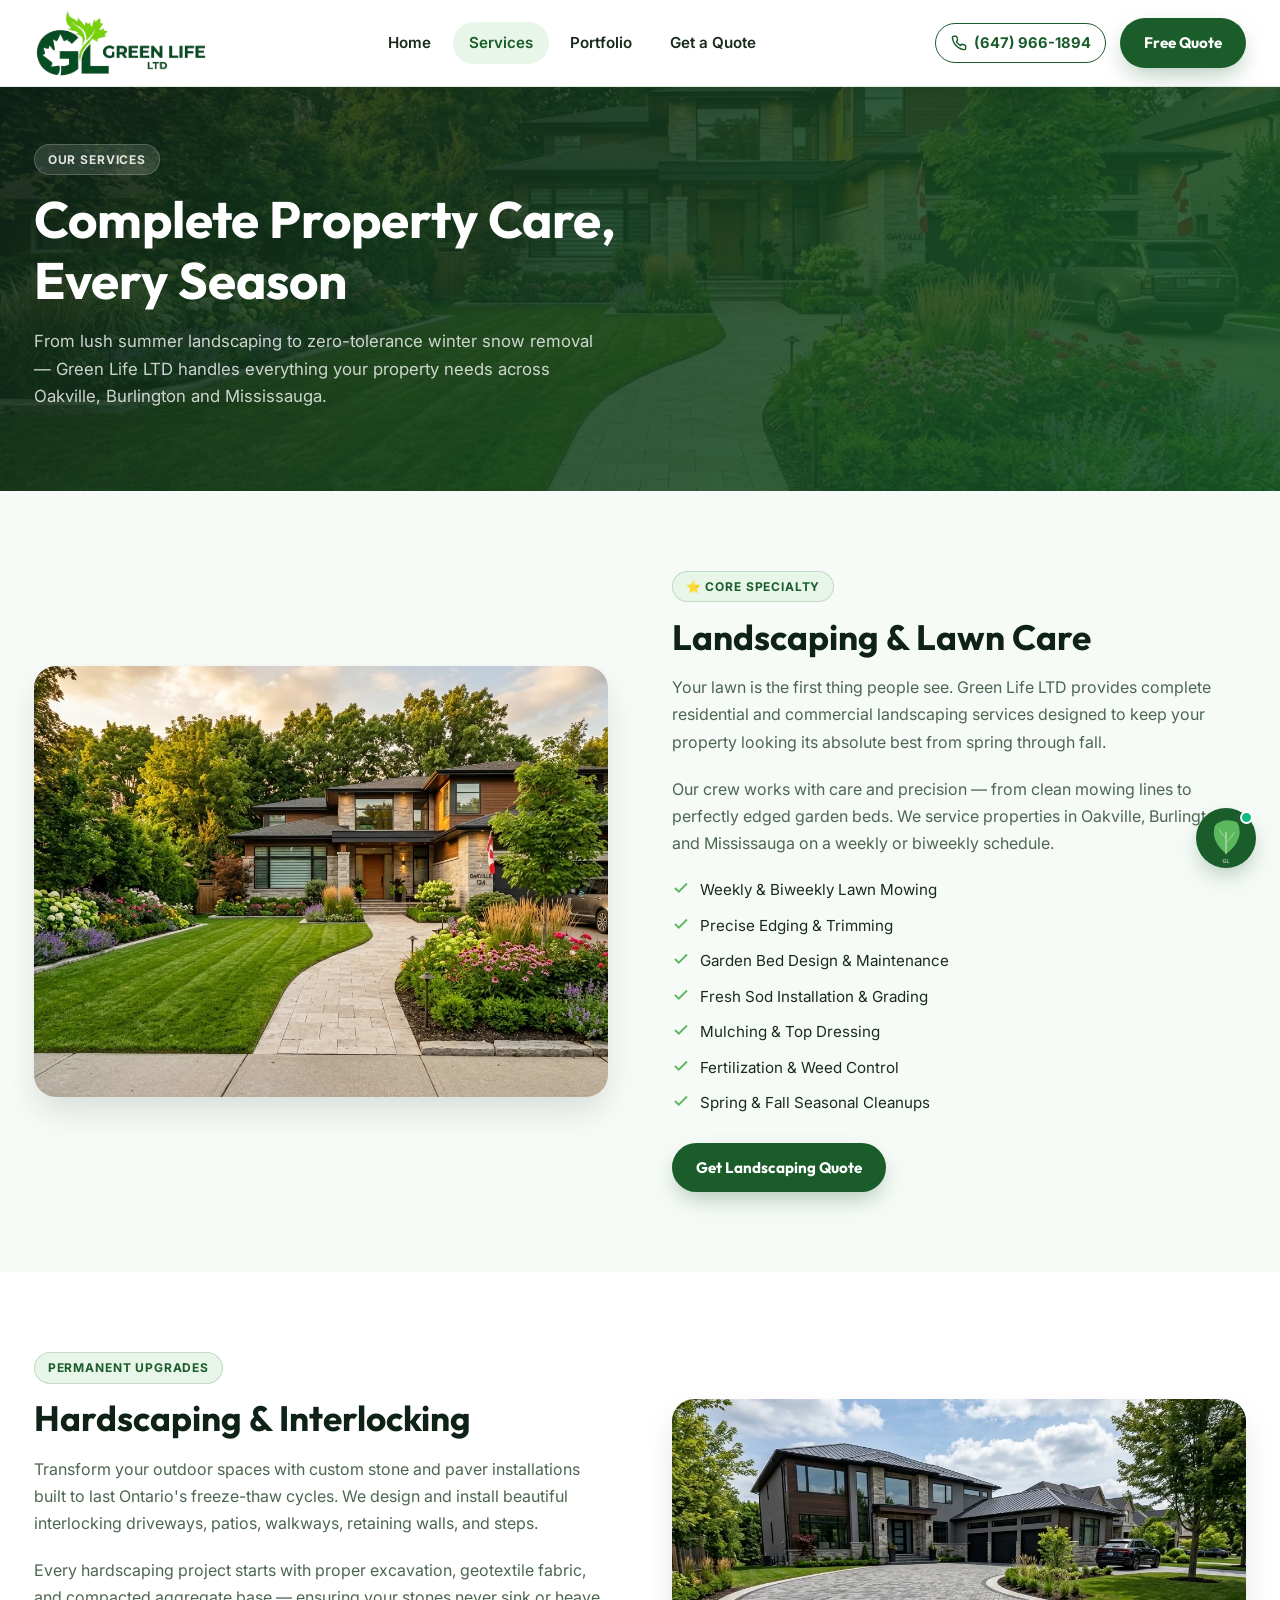
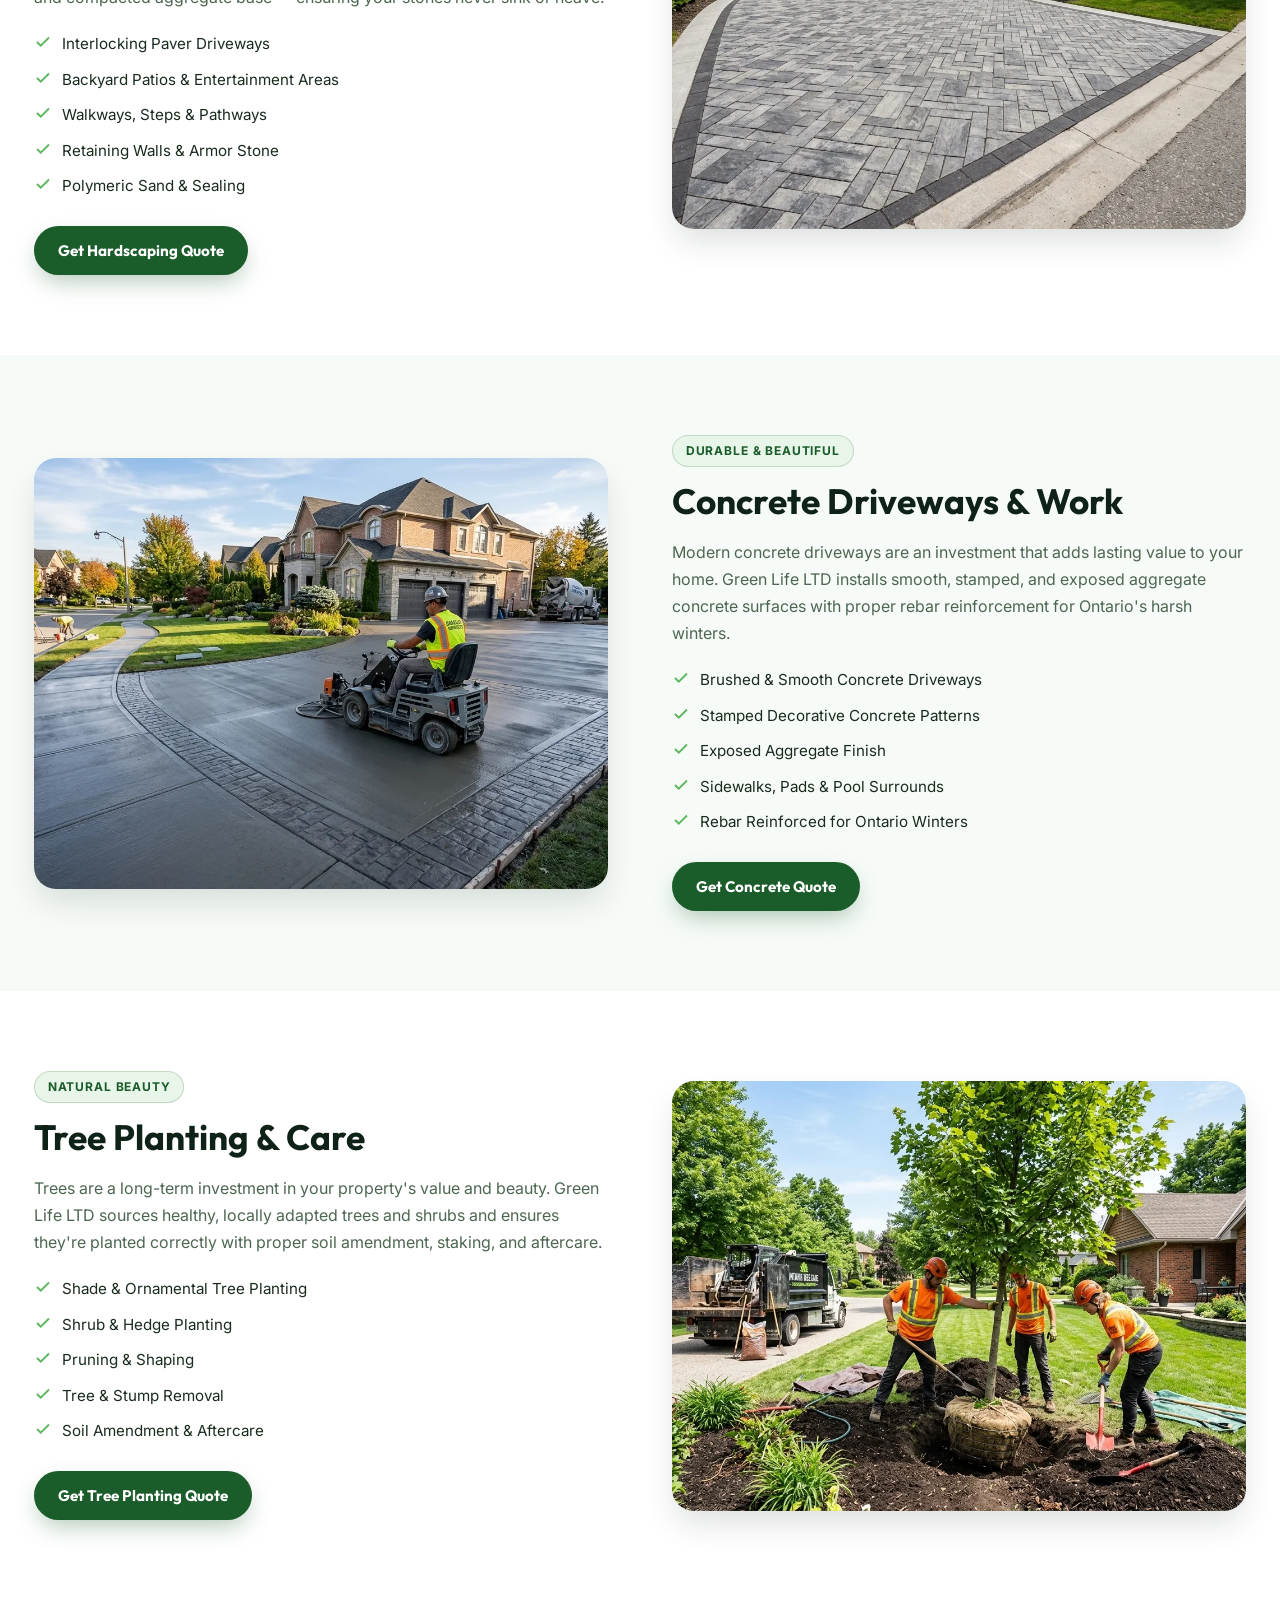
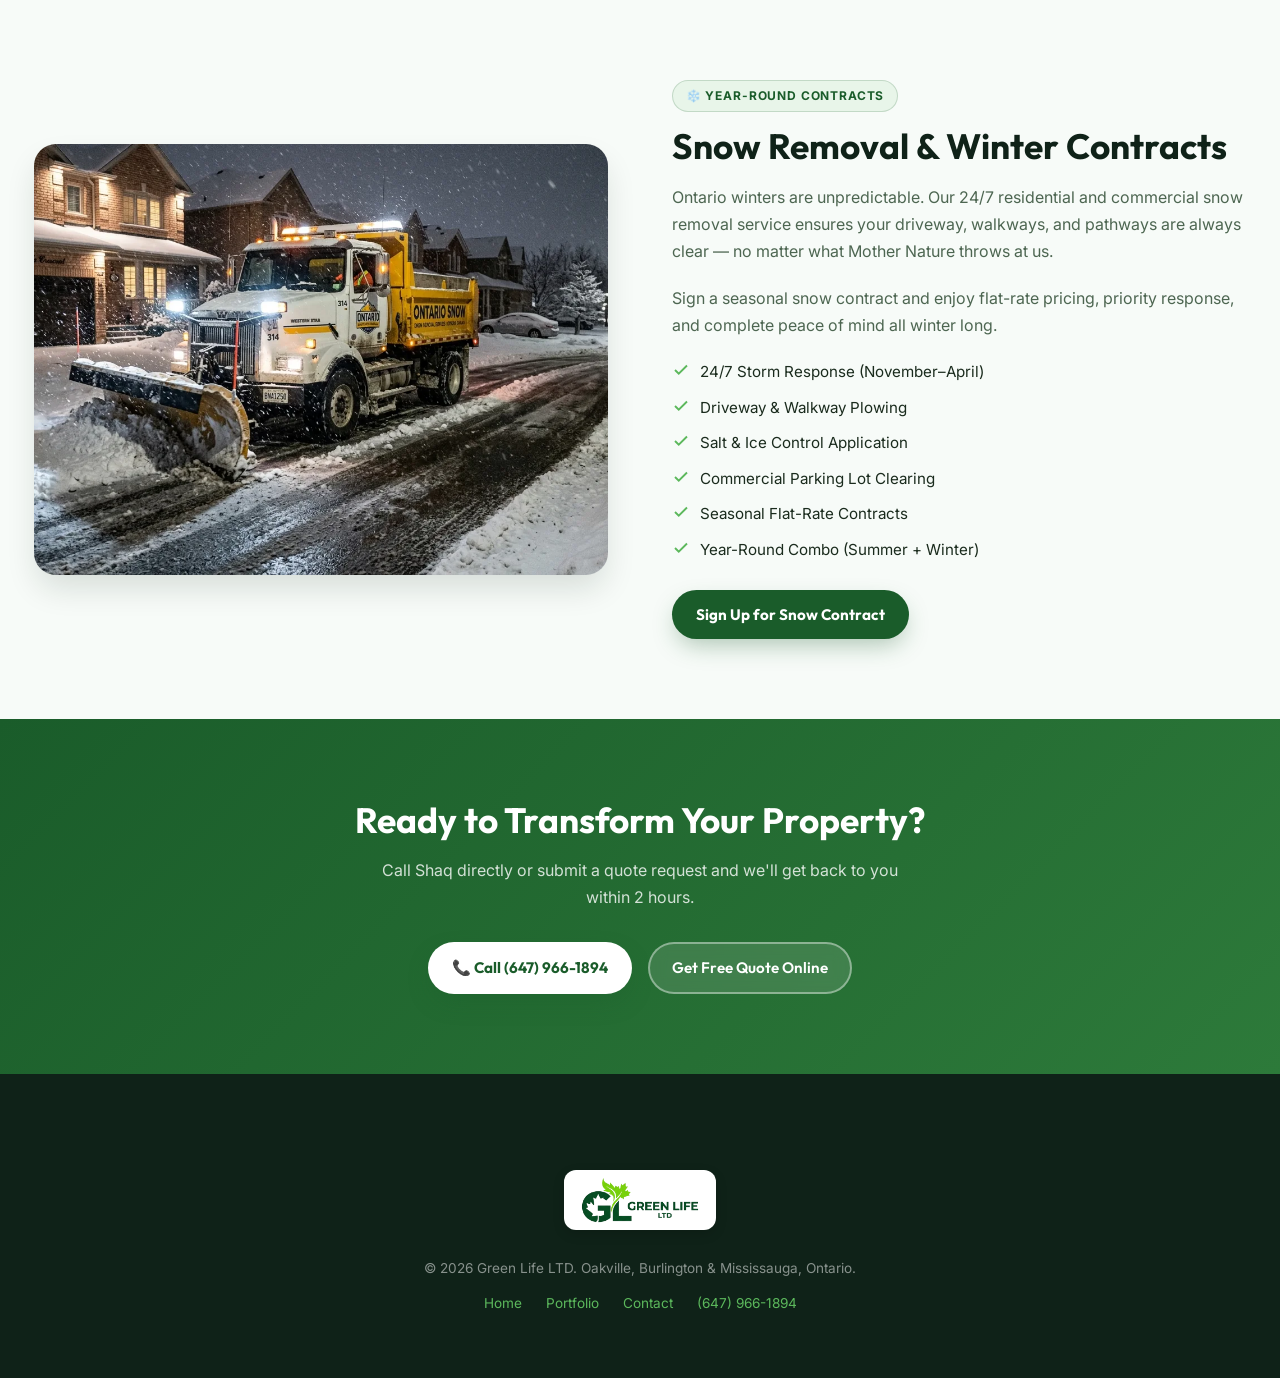
<file: services.html>
<!DOCTYPE html>
<html lang="en">
<head>
  <meta charset="UTF-8">
  <meta name="viewport" content="width=device-width, initial-scale=1.0">
  <meta name="color-scheme" content="light">
  <meta name="supported-color-schemes" content="light">
  <title>Services | Green Life LTD — Landscaping, Hardscaping, Concrete & Snow Removal</title>
  <meta name="description" content="Green Life LTD offers landscaping, hardscaping, concrete driveways, tree planting, and snow removal contracts in Oakville, Burlington and Mississauga GTA.">
  <meta name="keywords" content="landscaping services oakville, hardscaping burlington, concrete driveway mississauga, tree planting gta, snow removal contract ontario, green life ltd services">
  <link rel="canonical" href="https://greenlifeltd.com/services">
  <meta property="og:title" content="Our Services | Green Life LTD — Landscaping & Snow Removal">
  <meta property="og:description" content="Full-service landscaping, hardscaping, concrete, tree planting, and snow removal in Oakville, Burlington & Mississauga. Year-round contracts available.">
  <meta property="og:image" content="https://greenlifeltd.com/images/og-image.jpg">
  <meta property="og:image:width" content="1200">
  <meta property="og:image:height" content="630">
  <meta property="og:url" content="https://greenlifeltd.com/services">
  <meta property="og:type" content="website">
  <meta property="og:locale" content="en_CA">
  <meta name="twitter:card" content="summary_large_image">
  <meta name="twitter:title" content="Our Services | Green Life LTD — Landscaping & Snow Removal">
  <meta name="twitter:description" content="Full-service landscaping, hardscaping, concrete, tree planting, and snow removal in Oakville, Burlington & Mississauga. Year-round contracts available.">
  <meta name="twitter:image" content="https://greenlifeltd.com/images/og-image.jpg">
  <link rel="icon" type="image/png" sizes="32x32" href="/favicon-32x32.png">
  <link rel="icon" type="image/png" sizes="16x16" href="/favicon-16x16.png">
  <link rel="shortcut icon" href="/favicon.ico">
  <link rel="apple-touch-icon" sizes="180x180" href="/apple-touch-icon.png">
  <link rel="manifest" href="/site.webmanifest">
  <link rel="preconnect" href="https://fonts.googleapis.com">
  <link rel="preconnect" href="https://fonts.gstatic.com" crossorigin>
  <link href="https://fonts.googleapis.com/css2?family=Inter:wght@400;500;600;700&family=Outfit:wght@500;600;700;800;900&display=swap" rel="stylesheet">
  <link rel="stylesheet" href="style.css">
  <style>
    .page-hero {
      background: linear-gradient(135deg, var(--primary-dark) 0%, var(--primary-forest) 100%);
      padding: 9rem 0 5rem; color: #fff;
      position: relative; overflow: hidden;
    }
    .page-hero::before {
      content: ''; position: absolute; inset: 0;
      background: url('images/hero-landscaping.webp') center/cover no-repeat;
      opacity: 0.15;
    }
    .page-hero .container { position: relative; z-index: 1; }
    .page-hero h1 { color: #fff; font-size: clamp(2rem, 4.5vw, 3.2rem); margin-bottom: 1rem; }
    .page-hero p { color: rgba(255,255,255,0.78); font-size: 1.05rem; max-width: 580px; }

    .service-detail-section { padding: 5rem 0; }
    .service-detail-section:nth-child(even) { background: var(--bg-light); }
    .service-detail-section:nth-child(odd) { background: #fff; }

    .service-detail-grid {
      display: grid; grid-template-columns: 1fr 1fr; gap: 4rem; align-items: center;
    }
    .service-detail-grid.reverse { direction: rtl; }
    .service-detail-grid.reverse > * { direction: ltr; }
    @media (max-width: 860px) {
      .service-detail-grid, .service-detail-grid.reverse { grid-template-columns: 1fr; direction: ltr; gap: 2rem; }
    }

    .service-detail-img {
      border-radius: var(--radius-lg); overflow: hidden;
      box-shadow: var(--shadow-lg); aspect-ratio: 4/3;
    }
    .service-detail-img img { width: 100%; height: 100%; object-fit: cover; }

    .service-detail-content h2 { font-size: clamp(1.6rem, 3vw, 2.2rem); margin-bottom: 1rem; }
    .service-detail-content p { color: var(--text-muted); line-height: 1.7; margin-bottom: 1.25rem; }

    .service-checklist { list-style: none; display: flex; flex-direction: column; gap: 0.65rem; margin-bottom: 1.75rem; }
    .service-checklist li { display: flex; align-items: flex-start; gap: 0.6rem; font-size: 0.95rem; }
    .service-checklist li svg { color: var(--accent-lime); flex-shrink: 0; margin-top: 2px; }
  </style>
</head>
<body>

  <header>
    <div class="container nav-wrapper">
      <a href="index.html" class="logo-link">
        <img src="logo.png" alt="Green Life LTD" class="logo-img">
        <div class="logo-text">GREEN LIFE <span>LTD — Contracting</span></div>
      </a>
      <nav class="nav-links">
        <a href="index.html">Home</a>
        <a href="services.html" class="active">Services</a>
        <a href="portfolio.html">Portfolio</a>
        <a href="contact.html">Get a Quote</a>
      </nav>
      <div class="nav-actions">
        <a href="tel:6479661894" class="nav-phone">
          <svg width="16" height="16" viewBox="0 0 24 24" fill="none" stroke="currentColor" stroke-width="2.2" stroke-linecap="round" stroke-linejoin="round"><path d="M22 16.92v3a2 2 0 0 1-2.18 2 19.79 19.79 0 0 1-8.63-3.07 19.5 19.5 0 0 1-6-6 19.79 19.79 0 0 1-3.07-8.67A2 2 0 0 1 4.11 2h3a2 2 0 0 1 2 1.72 12.84 12.84 0 0 0 .7 2.81 2 2 0 0 1-.45 2.11L8.09 9.91a16 16 0 0 0 6 6l1.27-1.27a2 2 0 0 1 2.11-.45 12.84 12.84 0 0 0 2.81.7A2 2 0 0 1 22 16.92z"></path></svg>
          <span>(647) 966-1894</span>
        </a>
        <a href="contact.html" class="btn-primary">Free Quote</a>
        <button class="mobile-toggle" id="mobile-toggle" aria-label="Toggle navigation">
          <svg width="26" height="26" viewBox="0 0 24 24" fill="none" stroke="currentColor" stroke-width="2.2" stroke-linecap="round" stroke-linejoin="round"><line x1="3" y1="12" x2="21" y2="12"></line><line x1="3" y1="6" x2="21" y2="6"></line><line x1="3" y1="18" x2="21" y2="18"></line></svg>
        </button>
      </div>
    </div>
  </header>
  <div class="mobile-nav" id="mobile-nav">
    <a href="index.html">Home</a>
    <a href="services.html">Services</a>
    <a href="portfolio.html">Portfolio</a>
    <a href="contact.html">Get a Quote</a>
    <a href="tel:6479661894" style="color: var(--accent-lime); font-weight: 700;">📞 Call Shaq: (647) 966-1894</a>
  </div>

  <main>
    <section class="page-hero">
      <div class="container">
        <div class="section-tag" style="background: rgba(255,255,255,0.12); color: rgba(255,255,255,0.85); border-color: rgba(255,255,255,0.2);">Our Services</div>
        <h1>Complete Property Care,<br>Every Season</h1>
        <p>From lush summer landscaping to zero-tolerance winter snow removal — Green Life LTD handles everything your property needs across Oakville, Burlington and Mississauga.</p>
      </div>
    </section>

    <!-- LANDSCAPING -->
    <section class="service-detail-section" id="landscaping">
      <div class="container">
        <div class="service-detail-grid">
          <div class="service-detail-img">
            <img src="images/hero-landscaping.webp" alt="Professional Landscaping Oakville" loading="lazy" decoding="async">
          </div>
          <div class="service-detail-content">
            <div class="section-tag">⭐ Core Specialty</div>
            <h2>Landscaping &amp; Lawn Care</h2>
            <p>
              Your lawn is the first thing people see. Green Life LTD provides complete residential and commercial landscaping services designed to keep your property looking its absolute best from spring through fall.
            </p>
            <p>
              Our crew works with care and precision — from clean mowing lines to perfectly edged garden beds. We service properties in Oakville, Burlington, and Mississauga on a weekly or biweekly schedule.
            </p>
            <ul class="service-checklist">
              <li><svg width="18" height="18" viewBox="0 0 24 24" fill="none" stroke="currentColor" stroke-width="2.5"><polyline points="20 6 9 17 4 12"></polyline></svg><span>Weekly &amp; Biweekly Lawn Mowing</span></li>
              <li><svg width="18" height="18" viewBox="0 0 24 24" fill="none" stroke="currentColor" stroke-width="2.5"><polyline points="20 6 9 17 4 12"></polyline></svg><span>Precise Edging &amp; Trimming</span></li>
              <li><svg width="18" height="18" viewBox="0 0 24 24" fill="none" stroke="currentColor" stroke-width="2.5"><polyline points="20 6 9 17 4 12"></polyline></svg><span>Garden Bed Design &amp; Maintenance</span></li>
              <li><svg width="18" height="18" viewBox="0 0 24 24" fill="none" stroke="currentColor" stroke-width="2.5"><polyline points="20 6 9 17 4 12"></polyline></svg><span>Fresh Sod Installation &amp; Grading</span></li>
              <li><svg width="18" height="18" viewBox="0 0 24 24" fill="none" stroke="currentColor" stroke-width="2.5"><polyline points="20 6 9 17 4 12"></polyline></svg><span>Mulching &amp; Top Dressing</span></li>
              <li><svg width="18" height="18" viewBox="0 0 24 24" fill="none" stroke="currentColor" stroke-width="2.5"><polyline points="20 6 9 17 4 12"></polyline></svg><span>Fertilization &amp; Weed Control</span></li>
              <li><svg width="18" height="18" viewBox="0 0 24 24" fill="none" stroke="currentColor" stroke-width="2.5"><polyline points="20 6 9 17 4 12"></polyline></svg><span>Spring &amp; Fall Seasonal Cleanups</span></li>
            </ul>
            <a href="contact.html" class="btn-primary">Get Landscaping Quote</a>
          </div>
        </div>
      </div>
    </section>

    <!-- HARDSCAPING -->
    <section class="service-detail-section" id="hardscaping">
      <div class="container">
        <div class="service-detail-grid reverse">
          <div class="service-detail-img">
            <img src="images/hardscaping-driveway.webp" alt="Hardscaping Interlock Driveway Mississauga" loading="lazy" decoding="async">
          </div>
          <div class="service-detail-content">
            <div class="section-tag">Permanent Upgrades</div>
            <h2>Hardscaping &amp; Interlocking</h2>
            <p>
              Transform your outdoor spaces with custom stone and paver installations built to last Ontario's freeze-thaw cycles. We design and install beautiful interlocking driveways, patios, walkways, retaining walls, and steps.
            </p>
            <p>
              Every hardscaping project starts with proper excavation, geotextile fabric, and compacted aggregate base — ensuring your stones never sink or heave.
            </p>
            <ul class="service-checklist">
              <li><svg width="18" height="18" viewBox="0 0 24 24" fill="none" stroke="currentColor" stroke-width="2.5"><polyline points="20 6 9 17 4 12"></polyline></svg><span>Interlocking Paver Driveways</span></li>
              <li><svg width="18" height="18" viewBox="0 0 24 24" fill="none" stroke="currentColor" stroke-width="2.5"><polyline points="20 6 9 17 4 12"></polyline></svg><span>Backyard Patios &amp; Entertainment Areas</span></li>
              <li><svg width="18" height="18" viewBox="0 0 24 24" fill="none" stroke="currentColor" stroke-width="2.5"><polyline points="20 6 9 17 4 12"></polyline></svg><span>Walkways, Steps &amp; Pathways</span></li>
              <li><svg width="18" height="18" viewBox="0 0 24 24" fill="none" stroke="currentColor" stroke-width="2.5"><polyline points="20 6 9 17 4 12"></polyline></svg><span>Retaining Walls &amp; Armor Stone</span></li>
              <li><svg width="18" height="18" viewBox="0 0 24 24" fill="none" stroke="currentColor" stroke-width="2.5"><polyline points="20 6 9 17 4 12"></polyline></svg><span>Polymeric Sand &amp; Sealing</span></li>
            </ul>
            <a href="contact.html" class="btn-primary">Get Hardscaping Quote</a>
          </div>
        </div>
      </div>
    </section>

    <!-- CONCRETE -->
    <section class="service-detail-section" id="concrete">
      <div class="container">
        <div class="service-detail-grid">
          <div class="service-detail-img">
            <img src="images/concrete-work.webp" alt="Concrete Driveway Oakville Burlington" loading="lazy" decoding="async">
          </div>
          <div class="service-detail-content">
            <div class="section-tag">Durable &amp; Beautiful</div>
            <h2>Concrete Driveways &amp; Work</h2>
            <p>
              Modern concrete driveways are an investment that adds lasting value to your home. Green Life LTD installs smooth, stamped, and exposed aggregate concrete surfaces with proper rebar reinforcement for Ontario's harsh winters.
            </p>
            <ul class="service-checklist">
              <li><svg width="18" height="18" viewBox="0 0 24 24" fill="none" stroke="currentColor" stroke-width="2.5"><polyline points="20 6 9 17 4 12"></polyline></svg><span>Brushed &amp; Smooth Concrete Driveways</span></li>
              <li><svg width="18" height="18" viewBox="0 0 24 24" fill="none" stroke="currentColor" stroke-width="2.5"><polyline points="20 6 9 17 4 12"></polyline></svg><span>Stamped Decorative Concrete Patterns</span></li>
              <li><svg width="18" height="18" viewBox="0 0 24 24" fill="none" stroke="currentColor" stroke-width="2.5"><polyline points="20 6 9 17 4 12"></polyline></svg><span>Exposed Aggregate Finish</span></li>
              <li><svg width="18" height="18" viewBox="0 0 24 24" fill="none" stroke="currentColor" stroke-width="2.5"><polyline points="20 6 9 17 4 12"></polyline></svg><span>Sidewalks, Pads &amp; Pool Surrounds</span></li>
              <li><svg width="18" height="18" viewBox="0 0 24 24" fill="none" stroke="currentColor" stroke-width="2.5"><polyline points="20 6 9 17 4 12"></polyline></svg><span>Rebar Reinforced for Ontario Winters</span></li>
            </ul>
            <a href="contact.html" class="btn-primary">Get Concrete Quote</a>
          </div>
        </div>
      </div>
    </section>

    <!-- TREE PLANTING -->
    <section class="service-detail-section" id="trees">
      <div class="container">
        <div class="service-detail-grid reverse">
          <div class="service-detail-img">
            <img src="images/tree-planting.webp" alt="Tree Planting GTA Ontario" loading="lazy" decoding="async">
          </div>
          <div class="service-detail-content">
            <div class="section-tag">Natural Beauty</div>
            <h2>Tree Planting &amp; Care</h2>
            <p>
              Trees are a long-term investment in your property's value and beauty. Green Life LTD sources healthy, locally adapted trees and shrubs and ensures they're planted correctly with proper soil amendment, staking, and aftercare.
            </p>
            <ul class="service-checklist">
              <li><svg width="18" height="18" viewBox="0 0 24 24" fill="none" stroke="currentColor" stroke-width="2.5"><polyline points="20 6 9 17 4 12"></polyline></svg><span>Shade &amp; Ornamental Tree Planting</span></li>
              <li><svg width="18" height="18" viewBox="0 0 24 24" fill="none" stroke="currentColor" stroke-width="2.5"><polyline points="20 6 9 17 4 12"></polyline></svg><span>Shrub &amp; Hedge Planting</span></li>
              <li><svg width="18" height="18" viewBox="0 0 24 24" fill="none" stroke="currentColor" stroke-width="2.5"><polyline points="20 6 9 17 4 12"></polyline></svg><span>Pruning &amp; Shaping</span></li>
              <li><svg width="18" height="18" viewBox="0 0 24 24" fill="none" stroke="currentColor" stroke-width="2.5"><polyline points="20 6 9 17 4 12"></polyline></svg><span>Tree &amp; Stump Removal</span></li>
              <li><svg width="18" height="18" viewBox="0 0 24 24" fill="none" stroke="currentColor" stroke-width="2.5"><polyline points="20 6 9 17 4 12"></polyline></svg><span>Soil Amendment &amp; Aftercare</span></li>
            </ul>
            <a href="contact.html" class="btn-primary">Get Tree Planting Quote</a>
          </div>
        </div>
      </div>
    </section>

    <!-- SNOW REMOVAL -->
    <section class="service-detail-section" id="snow">
      <div class="container">
        <div class="service-detail-grid">
          <div class="service-detail-img">
            <img src="images/snow-removal.webp" alt="Snow Removal Contract Oakville Burlington Mississauga" loading="lazy" decoding="async">
          </div>
          <div class="service-detail-content">
            <div class="section-tag">❄️ Year-Round Contracts</div>
            <h2>Snow Removal &amp; Winter Contracts</h2>
            <p>
              Ontario winters are unpredictable. Our 24/7 residential and commercial snow removal service ensures your driveway, walkways, and pathways are always clear — no matter what Mother Nature throws at us.
            </p>
            <p>
              Sign a seasonal snow contract and enjoy flat-rate pricing, priority response, and complete peace of mind all winter long.
            </p>
            <ul class="service-checklist">
              <li><svg width="18" height="18" viewBox="0 0 24 24" fill="none" stroke="currentColor" stroke-width="2.5"><polyline points="20 6 9 17 4 12"></polyline></svg><span>24/7 Storm Response (November–April)</span></li>
              <li><svg width="18" height="18" viewBox="0 0 24 24" fill="none" stroke="currentColor" stroke-width="2.5"><polyline points="20 6 9 17 4 12"></polyline></svg><span>Driveway &amp; Walkway Plowing</span></li>
              <li><svg width="18" height="18" viewBox="0 0 24 24" fill="none" stroke="currentColor" stroke-width="2.5"><polyline points="20 6 9 17 4 12"></polyline></svg><span>Salt &amp; Ice Control Application</span></li>
              <li><svg width="18" height="18" viewBox="0 0 24 24" fill="none" stroke="currentColor" stroke-width="2.5"><polyline points="20 6 9 17 4 12"></polyline></svg><span>Commercial Parking Lot Clearing</span></li>
              <li><svg width="18" height="18" viewBox="0 0 24 24" fill="none" stroke="currentColor" stroke-width="2.5"><polyline points="20 6 9 17 4 12"></polyline></svg><span>Seasonal Flat-Rate Contracts</span></li>
              <li><svg width="18" height="18" viewBox="0 0 24 24" fill="none" stroke="currentColor" stroke-width="2.5"><polyline points="20 6 9 17 4 12"></polyline></svg><span>Year-Round Combo (Summer + Winter)</span></li>
            </ul>
            <a href="contact.html" class="btn-primary">Sign Up for Snow Contract</a>
          </div>
        </div>
      </div>
    </section>

    <!-- CTA SECTION -->
    <section style="padding: 5rem 0; background: linear-gradient(135deg, var(--primary-forest), var(--green-mid)); color: #fff; text-align: center;">
      <div class="container">
        <h2 style="color: #fff; font-size: 2.2rem; margin-bottom: 1rem;">Ready to Transform Your Property?</h2>
        <p style="color: rgba(255,255,255,0.8); margin-bottom: 2rem; max-width: 520px; margin-left: auto; margin-right: auto;">Call Shaq directly or submit a quote request and we'll get back to you within 2 hours.</p>
        <div style="display: flex; gap: 1rem; justify-content: center; flex-wrap: wrap;">
          <a href="tel:6479661894" class="btn-primary" style="background: #fff; color: var(--primary-forest);">📞 Call (647) 966-1894</a>
          <a href="contact.html" class="btn-secondary">Get Free Quote Online</a>
        </div>
      </div>
    </section>
  </main>

  <footer>
    <div class="container">
      <div style="text-align: center; padding: 2rem 0;">
        <div style="display: inline-block; background: #FFFFFF; padding: 6px 16px; border-radius: 12px; margin: 0 auto 1.25rem; box-shadow: 0 4px 12px rgba(0,0,0,0.15);"><img src="logo.png" alt="Green Life LTD" style="height: 48px; width: auto; display: block;"></div>
        <p style="color: rgba(255,255,255,0.5); font-size: 0.85rem;">&copy; 2026 Green Life LTD. Oakville, Burlington &amp; Mississauga, Ontario.</p>
        <div style="margin-top: 0.75rem; display: flex; gap: 1.5rem; justify-content: center; flex-wrap: wrap;">
          <a href="index.html" style="color: var(--accent-lime); font-size: 0.85rem;">Home</a>
          <a href="portfolio.html" style="color: var(--accent-lime); font-size: 0.85rem;">Portfolio</a>
          <a href="contact.html" style="color: var(--accent-lime); font-size: 0.85rem;">Contact</a>
          <a href="tel:6479661894" style="color: var(--accent-lime); font-size: 0.85rem;">(647) 966-1894</a>
        </div>
      </div>
    </div>
  </footer>

  <div class="mobile-action-dock">
    <a href="tel:6479661894" class="dock-item"><svg viewBox="0 0 24 24" fill="none" stroke="currentColor" stroke-width="2"><path d="M22 16.92v3a2 2 0 0 1-2.18 2 19.79 19.79 0 0 1-8.63-3.07 19.5 19.5 0 0 1-6-6 19.79 19.79 0 0 1-3.07-8.67A2 2 0 0 1 4.11 2h3a2 2 0 0 1 2 1.72 12.84 12.84 0 0 0 .7 2.81 2 2 0 0 1-.45 2.11L8.09 9.91a16 16 0 0 0 6 6l1.27-1.27a2 2 0 0 1 2.11-.45 12.84 12.84 0 0 0 2.81.7A2 2 0 0 1 22 16.92z"></path></svg><span>Call</span></a>
    <a href="sms:6479661894" class="dock-item"><svg viewBox="0 0 24 24" fill="none" stroke="currentColor" stroke-width="2"><path d="M21 15a2 2 0 0 1-2 2H7l-4 4V5a2 2 0 0 1 2-2h14a2 2 0 0 1 2 2z"></path></svg><span>SMS</span></a>
    <a href="mailto:shaq@greenlifeltd.com" class="dock-item"><svg viewBox="0 0 24 24" fill="none" stroke="currentColor" stroke-width="2"><path d="M4 4h16c1.1 0 2 .9 2 2v12c0 1.1-.9 2-2 2H4c-1.1 0-2-.9-2-2V6c0-1.1.9-2 2-2z"></path><polyline points="22,6 12,13 2,6"></polyline></svg><span>Email</span></a>
    <a href="https://wa.me/16479661894" class="dock-item" target="_blank" rel="noopener"><svg viewBox="0 0 24 24" fill="none" stroke="currentColor" stroke-width="2"><path d="M21 11.5a8.38 8.38 0 0 1-.9 3.8 8.5 8.5 0 0 1-7.6 4.7 8.38 8.38 0 0 1-3.8-.9L3 21l1.9-5.7a8.38 8.38 0 0 1-.9-3.8 8.5 8.5 0 0 1 4.7-7.6 8.38 8.38 0 0 1 3.8-.9h.5a8.48 8.48 0 0 1 8 8v.5z"></path></svg><span>WhatsApp</span></a>
    <a href="https://www.instagram.com/green.life_contractingltd" class="dock-item" target="_blank" rel="noopener"><svg viewBox="0 0 24 24" fill="none" stroke="currentColor" stroke-width="2" stroke-linecap="round" stroke-linejoin="round"><rect x="2" y="2" width="20" height="20" rx="5" ry="5"></rect><path d="M16 11.37A4 4 0 1 1 12.63 8 4 4 0 0 1 16 11.37z"></path><line x1="17.5" y1="6.5" x2="17.51" y2="6.5"></line></svg><span>Instagram</span></a>
  </div>

  <div class="chat-widget-container">
    <div class="chat-bubble" id="chat-bubble">
      <div class="chat-header">
        <div class="chat-header-title">
          <span style="display:inline-block; width:8px; height:8px; border-radius:50%; background:#10B981;"></span>
          <span>Hi 🌿 I'm Shaq, questions?</span>
        </div>
        <button class="chat-close-btn" id="chat-close" aria-label="Close Chat">
          <svg width="18" height="18" viewBox="0 0 24 24" fill="none" stroke="currentColor" stroke-width="2.5"><line x1="18" y1="6" x2="6" y2="18"></line><line x1="6" y1="6" x2="18" y2="18"></line></svg>
        </button>
      </div>
      <div class="chat-text" id="chat-text"></div>
      <div class="chat-input-wrapper">
        <input type="text" id="chat-input" placeholder="Type your question..." aria-label="Chat query">
        <button id="chat-send" class="chat-send-btn" aria-label="Send">
          <svg width="15" height="15" viewBox="0 0 24 24" fill="none" stroke="currentColor" stroke-width="2.5"><line x1="22" y1="2" x2="11" y2="13"></line><polygon points="22 2 15 22 11 13 2 9 22 2"></polygon></svg>
        </button>
      </div>
    </div>
    <div class="avatar-wrapper" id="avatar-wrapper" title="Chat with Shaq" aria-label="Open live chat with Shaq" role="button" tabindex="0">
      <svg viewBox="0 0 100 100" width="56" height="56">
        <circle cx="50" cy="50" r="48" fill="#1A5C2A"/>
        <path d="M 50 78 Q 22 55 30 28 Q 45 12 70 22 Q 80 40 68 60 Q 60 72 50 78 Z" fill="#5CB85C"/>
        <path d="M 50 78 L 50 40" stroke="#fff" stroke-width="2" stroke-linecap="round" opacity="0.6"/>
        <path d="M 50 58 Q 60 50 65 40" stroke="#fff" stroke-width="1.5" stroke-linecap="round" fill="none" opacity="0.5"/>
        <path d="M 50 50 Q 42 44 38 35" stroke="#fff" stroke-width="1.5" stroke-linecap="round" fill="none" opacity="0.5"/>
        <text x="50" y="95" text-anchor="middle" font-size="9" fill="rgba(255,255,255,0.7)" font-family="Arial" font-weight="bold">GL</text>
      </svg>
      <div class="avatar-badge" title="Online"></div>
    </div>
  </div>

  <script src="app.js"></script>
</body>
</html>
</file>
<file: style.css>
/* ==========================================================================
   GREEN LIFE LTD — NATURE-FIRST DESIGN SYSTEM
   Primary: Forest Green #1A5C2A | Accent: Lime #5CB85C | Dark: #0F2218
   ========================================================================== */

:root {
  color-scheme: light only;
  --font-heading: 'Outfit', -apple-system, BlinkMacSystemFont, 'Segoe UI', Roboto, sans-serif;
  --font-body: 'Inter', -apple-system, BlinkMacSystemFont, 'Segoe UI', Roboto, sans-serif;

  /* Color Palette */
  --primary-dark:       #0F2218;
  --primary-forest:     #1A5C2A;
  --primary-forest-mid: #226B33;
  --accent-lime:        #5CB85C;
  --accent-lime-hover:  #4CAE4C;
  --accent-lime-glow:   rgba(92, 184, 92, 0.25);
  --accent-gold:        #F5A623;

  --green-dark:   #143D1D;
  --green-mid:    #2D7A3A;
  --green-light:  #7EC880;
  --green-pale:   #E8F5E9;

  --bg-light:     #F7FBF8;
  --card-bg:      #FFFFFF;
  --border-light: rgba(26, 92, 42, 0.12);
  --border-glass: rgba(255, 255, 255, 0.15);

  --text-main:    #1A2B1D;
  --text-muted:   #4D6651;
  --text-white:   #FFFFFF;

  /* Elevation */
  --shadow-sm:    0 2px 4px rgba(15, 34, 24, 0.06);
  --shadow-md:    0 6px 18px -2px rgba(15, 34, 24, 0.10);
  --shadow-lg:    0 16px 32px -4px rgba(15, 34, 24, 0.14);
  --shadow-green: 0 10px 25px -5px rgba(26, 92, 42, 0.35);

  --radius-sm:   8px;
  --radius-md:   14px;
  --radius-lg:   22px;
  --radius-full: 9999px;

  --transition-fast:   0.2s ease;
  --transition-smooth: 0.3s cubic-bezier(0.16, 1, 0.3, 1);
}

/* ====================== RESET & BASE ====================== */
*, *::before, *::after { box-sizing: border-box; margin: 0; padding: 0; }

html {
  color-scheme: light only;
  scroll-behavior: smooth;
  font-size: 16px;
  -webkit-font-smoothing: antialiased;
  background-color: var(--bg-light);
}

body {
  color-scheme: light only;
  font-family: var(--font-body);
  color: var(--text-main);
  background-color: var(--bg-light);
  line-height: 1.65;
  overflow-x: hidden;
  padding-bottom: 72px;
}

@media (min-width: 992px) { body { padding-bottom: 0; } }

a { color: inherit; text-decoration: none; transition: color var(--transition-fast); }
img { max-width: 100%; height: auto; display: block; }

.container {
  width: 100%; max-width: 1260px;
  margin: 0 auto; padding: 0 1.5rem;
}

/* ====================== TYPOGRAPHY ====================== */
h1, h2, h3, h4, h5, h6 {
  font-family: var(--font-heading);
  font-weight: 700; line-height: 1.2;
  color: var(--primary-dark);
}

.section-tag {
  display: inline-flex; align-items: center; gap: 0.4rem;
  background: var(--green-pale); color: var(--primary-forest);
  font-size: 0.75rem; font-weight: 700; letter-spacing: 0.07em;
  text-transform: uppercase; padding: 0.3rem 0.8rem;
  border-radius: var(--radius-full);
  border: 1px solid rgba(26, 92, 42, 0.18);
  margin-bottom: 0.85rem;
}

.section-title {
  font-size: clamp(1.8rem, 4vw, 2.75rem);
  font-weight: 800; letter-spacing: -0.025em;
  margin-bottom: 1rem; color: var(--primary-dark);
}

.section-desc {
  font-size: 1.05rem; color: var(--text-muted);
  line-height: 1.7; max-width: 620px;
  margin: 0 auto;
}

.text-center { text-align: center; }
.text-accent-green { color: var(--accent-lime); }

/* ====================== BUTTONS ====================== */
.btn-primary {
  display: inline-flex; align-items: center; gap: 0.5rem;
  background: var(--primary-forest);
  color: #fff; font-family: var(--font-heading);
  font-weight: 700; font-size: 0.95rem;
  padding: 0.75rem 1.5rem; border-radius: var(--radius-full);
  border: none; cursor: pointer;
  transition: background var(--transition-fast), transform var(--transition-fast), box-shadow var(--transition-fast);
  box-shadow: var(--shadow-green);
  white-space: nowrap;
}
.btn-primary:hover {
  background: var(--primary-forest-mid);
  transform: translateY(-2px);
  box-shadow: 0 14px 30px -4px rgba(26, 92, 42, 0.45);
}

.btn-secondary {
  display: inline-flex; align-items: center; gap: 0.5rem;
  background: rgba(255,255,255,0.12);
  color: #fff; font-family: var(--font-heading);
  font-weight: 600; font-size: 0.95rem;
  padding: 0.72rem 1.4rem; border-radius: var(--radius-full);
  border: 2px solid rgba(255,255,255,0.4); cursor: pointer;
  transition: all var(--transition-fast);
  backdrop-filter: blur(8px);
}
.btn-secondary:hover {
  background: rgba(255,255,255,0.22);
  border-color: rgba(255,255,255,0.7);
}

/* ====================== HEADER / NAV ====================== */
header {
  position: fixed; top: 0; left: 0; right: 0; z-index: 100;
  background: #FFFFFF;
  backdrop-filter: blur(12px);
  border-bottom: 1px solid rgba(26, 92, 42, 0.12);
  box-shadow: 0 2px 14px rgba(15, 34, 24, 0.06);
  transition: box-shadow 0.3s ease;
}

.nav-wrapper {
  display: flex; align-items: center; justify-content: space-between;
  height: 86px; gap: 2rem;
}

.logo-link { display: flex; align-items: center; gap: 0.75rem; text-decoration: none; }
.logo-img {
  height: 70px;
  width: auto;
  object-fit: contain;
  transition: transform var(--transition-fast);
}
.logo-link:hover .logo-img {
  transform: scale(1.03);
}
.logo-text {
  display: none;
}

.nav-links { display: flex; align-items: center; gap: 0.35rem; }
.nav-links a {
  color: var(--text-main); font-weight: 600; font-size: 0.95rem;
  padding: 0.5rem 1rem; border-radius: var(--radius-full);
  transition: all var(--transition-fast);
}
.nav-links a:hover, .nav-links a.active {
  color: var(--primary-forest); background: var(--green-pale);
}

.nav-actions { display: flex; align-items: center; gap: 0.85rem; }
.nav-phone {
  display: flex; align-items: center; gap: 0.45rem;
  color: var(--primary-forest); font-weight: 700; font-size: 0.92rem;
  padding: 0.45rem 0.9rem; border-radius: var(--radius-full);
  border: 1.5px solid var(--primary-forest);
  background: transparent;
  transition: all var(--transition-fast);
}
.nav-phone:hover {
  background: var(--primary-forest);
  color: #FFFFFF;
}

@media (max-width: 900px) {
  .nav-links { display: none; }
  .nav-phone span { display: none; }
}
@media (max-width: 600px) {
  .nav-wrapper { height: 72px; }
  .logo-img { height: 54px; }
  .nav-actions .btn-primary { display: none; }
}

/* Mobile toggle */
.mobile-toggle {
  display: none; background: none; border: none;
  color: var(--primary-dark); cursor: pointer; padding: 0.4rem;
  border-radius: var(--radius-sm);
}
@media (max-width: 900px) { .mobile-toggle { display: flex; } }

.mobile-nav {
  display: none; flex-direction: column;
  background: #FFFFFF; padding: 1rem 1.5rem 1.5rem;
  border-bottom: 2px solid var(--green-pale);
  box-shadow: 0 14px 28px rgba(15, 34, 24, 0.12);
}
.mobile-nav.open { display: flex; }
.mobile-nav a {
  color: var(--text-main); font-size: 1rem; font-weight: 600;
  padding: 0.75rem 0; border-bottom: 1px solid rgba(26, 92, 42, 0.08);
  transition: color var(--transition-fast);
}
.mobile-nav a:hover { color: var(--primary-forest); }
.mobile-nav a:last-child { border-bottom: none; }

/* ====================== HERO SECTION ====================== */
.hero {
  position: relative; min-height: 100vh;
  display: flex; align-items: center;
  padding-top: 86px; overflow: hidden;
}

.hero-bg {
  position: absolute; inset: 0;
  width: 100%; height: 100%;
  object-fit: cover; object-position: center;
  z-index: 0;
}

.hero-overlay {
  position: absolute; inset: 0; z-index: 1;
  background: linear-gradient(135deg, rgba(10, 26, 14, 0.88) 0%, rgba(26, 92, 42, 0.55) 60%, rgba(10, 26, 14, 0.4) 100%);
}

.hero > .container { position: relative; z-index: 2; width: 100%; padding-top: 4rem; padding-bottom: 5rem; }

.hero-grid {
  display: grid;
  grid-template-columns: 1fr 420px;
  gap: 4rem; align-items: center;
}
@media (max-width: 960px) { .hero-grid { grid-template-columns: 1fr; } .hero-card-column { display: none; } }

.hero-content { color: #fff; }

.hero-badge {
  display: inline-flex; align-items: center; gap: 0.5rem;
  background: rgba(92,184,92,0.18); border: 1px solid rgba(92,184,92,0.35);
  backdrop-filter: blur(8px); color: #A8E6A3;
  font-size: 0.8rem; font-weight: 600; letter-spacing: 0.04em;
  padding: 0.4rem 1rem; border-radius: var(--radius-full);
  margin-bottom: 1.5rem;
}

.hero h1 {
  font-size: clamp(2.4rem, 5.5vw, 4rem);
  font-weight: 900; line-height: 1.08;
  color: #fff; letter-spacing: -0.03em;
  margin-bottom: 1.25rem;
}

.hero .lead {
  font-size: 1.1rem; color: rgba(255,255,255,0.82);
  max-width: 520px; line-height: 1.7; margin-bottom: 2rem;
}

.hero-cta-group { display: flex; flex-wrap: wrap; gap: 1rem; margin-bottom: 2.25rem; }

.hero-trust-row {
  display: flex; flex-wrap: wrap; gap: 1.25rem;
  padding-top: 1.5rem; border-top: 1px solid rgba(255,255,255,0.12);
}
.trust-item {
  display: flex; align-items: center; gap: 0.5rem;
  color: rgba(255,255,255,0.85); font-size: 0.85rem; font-weight: 500;
}
.trust-item svg { color: var(--accent-lime); flex-shrink: 0; }

/* Hero Card */
.hero-estimate-card {
  background: rgba(255,255,255,0.97);
  border-radius: var(--radius-lg);
  overflow: hidden;
  box-shadow: 0 32px 80px -12px rgba(0,0,0,0.45);
}

.estimate-card-header {
  background: var(--primary-forest);
  padding: 1.25rem 1.5rem; color: #fff;
}
.estimate-card-header h3 { font-size: 1.25rem; margin: 0.5rem 0 0.3rem; color: #fff; }
.estimate-card-header p { font-size: 0.85rem; color: rgba(255,255,255,0.75); margin: 0; }

.pulse-indicator { display: flex; align-items: center; gap: 0.5rem; font-size: 0.8rem; color: rgba(255,255,255,0.8); }
.pulse-dot {
  width: 8px; height: 8px; border-radius: 50%;
  background: var(--accent-lime);
  animation: pulse 2s infinite;
}
@keyframes pulse {
  0%, 100% { opacity: 1; transform: scale(1); }
  50% { opacity: 0.6; transform: scale(0.85); }
}

.estimate-form { padding: 1.5rem; }
.estimate-form .form-field { margin-bottom: 0.85rem; }
.estimate-form input, .estimate-form select, .estimate-form textarea {
  width: 100%; padding: 0.7rem 0.9rem;
  border: 1.5px solid var(--border-light);
  border-radius: var(--radius-sm);
  font-size: 0.9rem; font-family: var(--font-body);
  background: #fff; color: var(--text-main);
  transition: border-color var(--transition-fast);
  outline: none;
}
.estimate-form input:focus, .estimate-form select:focus {
  border-color: var(--accent-lime);
  box-shadow: 0 0 0 3px var(--accent-lime-glow);
}

.estimate-submit-btn { width: 100%; justify-content: center; padding: 0.85rem; font-size: 1rem; }
.estimate-card-footer { text-align: center; margin-top: 0.75rem; font-size: 0.78rem; color: var(--text-muted); }

/* ====================== SERVICES SECTION ====================== */
.services-section {
  padding: 6rem 0;
  background: var(--bg-light);
}
.services-section .text-center { margin-bottom: 3rem; }

.services-grid {
  display: grid;
  grid-template-columns: repeat(3, 1fr);
  gap: 1.75rem;
}
@media (max-width: 960px) { .services-grid { grid-template-columns: repeat(2, 1fr); } }
@media (max-width: 580px) { .services-grid { grid-template-columns: 1fr; } }

.service-card {
  background: var(--card-bg); border-radius: var(--radius-lg);
  border: 1px solid var(--border-light);
  overflow: hidden;
  transition: transform var(--transition-smooth), box-shadow var(--transition-smooth);
  display: flex; flex-direction: column;
}
.service-card:hover {
  transform: translateY(-6px);
  box-shadow: var(--shadow-lg);
}
.service-card.featured {
  grid-column: span 2;
  flex-direction: row;
}
@media (max-width: 700px) { .service-card.featured { flex-direction: column; grid-column: 1; } }

.service-thumb {
  position: relative; overflow: hidden;
  aspect-ratio: 16/9;
}
.service-card.featured .service-thumb { flex: 0 0 50%; aspect-ratio: unset; }
@media (max-width: 700px) { .service-card.featured .service-thumb { flex: none; aspect-ratio: 16/9; } }
.service-thumb img { width: 100%; height: 100%; object-fit: cover; transition: transform 0.5s; }
.service-card:hover .service-thumb img { transform: scale(1.05); }

.featured-ribbon {
  position: absolute; top: 12px; left: 12px;
  background: var(--primary-forest); color: #fff;
  font-size: 0.72rem; font-weight: 700; letter-spacing: 0.05em; text-transform: uppercase;
  padding: 0.3rem 0.75rem; border-radius: var(--radius-full);
}

.service-body { padding: 1.5rem; flex: 1; display: flex; flex-direction: column; gap: 0.65rem; }
.service-body h3 { font-size: 1.2rem; font-weight: 700; color: var(--primary-dark); }
.service-body p { font-size: 0.92rem; color: var(--text-muted); line-height: 1.6; flex: 1; }

.service-features { list-style: none; display: flex; flex-direction: column; gap: 0.4rem; }
.service-features li { display: flex; align-items: flex-start; gap: 0.5rem; font-size: 0.88rem; color: var(--text-main); }
.service-features li svg { color: var(--accent-lime); flex-shrink: 0; margin-top: 2px; }

.service-link {
  display: inline-flex; align-items: center; gap: 0.4rem;
  color: var(--primary-forest); font-weight: 700; font-size: 0.88rem;
  margin-top: 0.5rem;
  transition: gap var(--transition-fast), color var(--transition-fast);
}
.service-link:hover { color: var(--accent-lime); gap: 0.7rem; }

/* ====================== WHY US SECTION ====================== */
.whyus-section {
  padding: 6rem 0;
  background: linear-gradient(135deg, var(--primary-dark) 0%, var(--green-dark) 100%);
  color: #fff;
}
.whyus-section .section-tag { background: rgba(255,255,255,0.1); color: rgba(255,255,255,0.85); border-color: rgba(255,255,255,0.2); }
.whyus-section .section-title { color: #fff; }
.whyus-section .section-desc { color: rgba(255,255,255,0.72); }

.whyus-grid {
  display: grid;
  grid-template-columns: repeat(4, 1fr);
  gap: 1.5rem; margin-top: 3rem;
}
@media (max-width: 900px) { .whyus-grid { grid-template-columns: repeat(2, 1fr); } }
@media (max-width: 520px) { .whyus-grid { grid-template-columns: 1fr; } }

.whyus-card {
  background: rgba(255,255,255,0.07);
  border: 1px solid rgba(255,255,255,0.12);
  border-radius: var(--radius-md); padding: 1.75rem 1.5rem;
  text-align: center;
  transition: background var(--transition-smooth), transform var(--transition-smooth);
}
.whyus-card:hover { background: rgba(255,255,255,0.12); transform: translateY(-4px); }

.whyus-icon {
  width: 56px; height: 56px;
  background: rgba(92,184,92,0.18); border-radius: 50%;
  display: flex; align-items: center; justify-content: center;
  margin: 0 auto 1rem; color: var(--accent-lime);
}
.whyus-card h3 { font-size: 1rem; font-weight: 700; color: #fff; margin-bottom: 0.5rem; }
.whyus-card p { font-size: 0.875rem; color: rgba(255,255,255,0.68); line-height: 1.55; }

/* ====================== BEFORE / AFTER SLIDER ====================== */
.comparison-section { padding: 6rem 0; background: #fff; }
.comparison-section .text-center { margin-bottom: 2.5rem; }

.comparison-wrapper {
  position: relative;
  border-radius: var(--radius-lg);
  overflow: hidden;
  cursor: ew-resize;
  user-select: none;
  box-shadow: var(--shadow-lg);
  max-width: 900px; margin: 0 auto;
  aspect-ratio: 16/9;
}

.comparison-img {
  width: 100%; height: 100%; object-fit: cover;
}

.comparison-overlay {
  position: absolute; top: 0; left: 0;
  height: 100%; width: 50%;
  overflow: hidden;
}
.comparison-overlay img {
  width: 900px; max-width: 900px;
  height: 100%; object-fit: cover;
}

.slider-handle {
  position: absolute; top: 50%; left: 50%;
  transform: translate(-50%, -50%);
  width: 48px; height: 48px;
  background: #fff; border-radius: 50%;
  display: flex; align-items: center; justify-content: center;
  box-shadow: 0 4px 14px rgba(0,0,0,0.3);
  pointer-events: none; color: var(--primary-forest);
  z-index: 5;
}

.comparison-slider {
  position: absolute; inset: 0; opacity: 0;
  width: 100%; height: 100%;
  cursor: ew-resize; z-index: 10;
  margin: 0;
}

.badge-tag {
  position: absolute; top: 14px;
  padding: 0.3rem 0.8rem; border-radius: var(--radius-full);
  font-size: 0.72rem; font-weight: 700; letter-spacing: 0.06em;
  text-transform: uppercase; z-index: 4;
  pointer-events: none;
}
.badge-tag.before { left: 12px; background: rgba(0,0,0,0.55); color: #fff; }
.badge-tag.after { right: 12px; background: var(--primary-forest); color: #fff; }

/* Vertical divider line */
.comparison-overlay::after {
  content: ''; position: absolute; right: 0; top: 0;
  width: 3px; height: 100%;
  background: #fff; z-index: 3;
}

/* ====================== INSTAGRAM REEL SECTION ====================== */
.instagram-section {
  padding: 6rem 0; background: var(--green-pale);
}
.instagram-section .text-center { margin-bottom: 2.5rem; }

.instagram-embed-wrapper {
  max-width: 900px; margin: 0 auto;
  background: #fff; border-radius: var(--radius-lg);
  overflow: hidden; box-shadow: var(--shadow-md);
  padding: 2rem;
}

.instagram-header {
  display: flex; align-items: center; gap: 1rem; margin-bottom: 1.75rem;
}
.insta-logo { color: #E1306C; width: 40px; height: 40px; flex-shrink: 0; }
.instagram-header h3 { font-size: 1.1rem; font-weight: 700; color: var(--primary-dark); margin-bottom: 0.2rem; }
.instagram-header p { font-size: 0.85rem; color: var(--text-muted); }

.instagram-reel-grid {
  display: grid;
  grid-template-columns: repeat(3, 1fr);
  gap: 0.75rem; margin-bottom: 1.5rem;
}
@media (max-width: 600px) { .instagram-reel-grid { grid-template-columns: repeat(2, 1fr); } }

.reel-card {
  position: relative; aspect-ratio: 9/16;
  border-radius: var(--radius-md); overflow: hidden;
  cursor: pointer; background: var(--green-pale);
}
.reel-card::before {
  content: '';
  position: absolute; inset: 0;
  background: linear-gradient(180deg, transparent 40%, rgba(0,0,0,0.6) 100%);
  z-index: 2;
}
.reel-card img { width: 100%; height: 100%; object-fit: cover; transition: transform 0.4s; }
.reel-card:hover img { transform: scale(1.06); }
.reel-play {
  position: absolute; top: 50%; left: 50%;
  transform: translate(-50%, -50%);
  width: 44px; height: 44px;
  background: rgba(255,255,255,0.85); border-radius: 50%;
  display: flex; align-items: center; justify-content: center;
  z-index: 3; color: var(--primary-forest);
  transition: transform var(--transition-fast), background var(--transition-fast);
}
.reel-card:hover .reel-play { transform: translate(-50%, -50%) scale(1.12); background: #fff; }
.reel-label {
  position: absolute; bottom: 10px; left: 10px; right: 10px;
  color: #fff; font-size: 0.78rem; font-weight: 600; z-index: 3;
}

.instagram-cta {
  text-align: center; padding-top: 0.5rem;
}
.instagram-cta a {
  display: inline-flex; align-items: center; gap: 0.5rem;
  background: linear-gradient(135deg, #f09433 0%, #e6683c 25%, #dc2743 50%, #cc2366 75%, #bc1888 100%);
  color: #fff; font-weight: 700; font-size: 0.9rem;
  padding: 0.7rem 1.5rem; border-radius: var(--radius-full);
  transition: opacity var(--transition-fast), transform var(--transition-fast);
}
.instagram-cta a:hover { opacity: 0.9; transform: translateY(-2px); }

/* ====================== SERVICE AREA SECTION ====================== */
.areas-section { padding: 5rem 0; background: #fff; }
.areas-section .text-center { margin-bottom: 2rem; }

.area-tags {
  display: flex; flex-wrap: wrap;
  justify-content: center; gap: 0.6rem; margin-top: 2rem;
}

.area-pill {
  display: inline-flex; align-items: center; gap: 0.35rem;
  background: var(--green-pale);
  border: 1px solid rgba(26, 92, 42, 0.18);
  color: var(--primary-forest);
  padding: 0.4rem 0.9rem; border-radius: var(--radius-full);
  font-size: 0.85rem; font-weight: 600;
  transition: all var(--transition-fast);
}
.area-pill:hover { background: var(--primary-forest); color: #fff; }
.area-pill.featured { background: var(--primary-forest); color: #fff; border-color: var(--primary-forest); }

/* ====================== CONTRACTS / PRICING SECTION ====================== */
.contracts-section { padding: 6rem 0; background: var(--bg-light); }

.contracts-grid {
  display: grid;
  grid-template-columns: repeat(2, 1fr);
  gap: 2rem; margin-top: 3rem;
}
@media (max-width: 680px) { .contracts-grid { grid-template-columns: 1fr; } }

.contract-card {
  background: #fff; border-radius: var(--radius-lg);
  border: 2px solid var(--border-light);
  padding: 2rem; position: relative;
  transition: all var(--transition-smooth);
  overflow: hidden;
}
.contract-card::before {
  content: ''; position: absolute; top: 0; left: 0; right: 0;
  height: 4px; background: var(--primary-forest);
}
.contract-card.featured { border-color: var(--primary-forest); }
.contract-card.featured::before { background: linear-gradient(90deg, var(--primary-forest), var(--accent-lime)); }
.contract-card:hover { transform: translateY(-5px); box-shadow: var(--shadow-lg); }

.contract-badge {
  display: inline-flex; align-items: center; gap: 0.4rem;
  background: var(--green-pale); color: var(--primary-forest);
  font-size: 0.72rem; font-weight: 700; letter-spacing: 0.06em; text-transform: uppercase;
  padding: 0.25rem 0.65rem; border-radius: var(--radius-full);
  margin-bottom: 1rem;
}
.contract-card h3 { font-size: 1.4rem; font-weight: 800; margin-bottom: 0.65rem; }
.contract-card .price { font-size: 1rem; color: var(--text-muted); margin-bottom: 1.25rem; }
.contract-card .price strong { font-size: 2rem; color: var(--primary-forest); font-family: var(--font-heading); }

.contract-features { list-style: none; display: flex; flex-direction: column; gap: 0.6rem; margin-bottom: 1.75rem; }
.contract-features li { display: flex; align-items: flex-start; gap: 0.5rem; font-size: 0.9rem; }
.contract-features li svg { color: var(--accent-lime); flex-shrink: 0; margin-top: 2px; }

/* ====================== QUOTE FORM SECTION ====================== */
.quote-section { padding: 6rem 0; background: var(--green-pale); }

.quote-card {
  background: #fff; border-radius: var(--radius-lg);
  padding: 3rem; box-shadow: var(--shadow-lg);
  max-width: 860px; margin: 0 auto;
  border: 1px solid var(--border-light);
}
@media (max-width: 640px) { .quote-card { padding: 2rem 1.25rem; } }

.form-grid.two-col { display: grid; grid-template-columns: 1fr 1fr; gap: 1.25rem; }
@media (max-width: 580px) { .form-grid.two-col { grid-template-columns: 1fr; } }

.form-group { display: flex; flex-direction: column; gap: 0.4rem; }
.form-group label { font-weight: 600; font-size: 0.87rem; color: var(--text-main); }
.form-control {
  width: 100%; padding: 0.75rem 1rem;
  border: 1.5px solid var(--border-light);
  border-radius: var(--radius-sm);
  font-size: 0.92rem; font-family: var(--font-body);
  color: var(--text-main); background: #fff; outline: none;
  transition: border-color var(--transition-fast), box-shadow var(--transition-fast);
}
.form-control:focus {
  border-color: var(--accent-lime);
  box-shadow: 0 0 0 3px var(--accent-lime-glow);
}
textarea.form-control { resize: vertical; min-height: 120px; }

/* ====================== FOOTER ====================== */
footer {
  background: var(--primary-dark);
  color: rgba(255,255,255,0.8);
  padding: 4rem 0 2rem;
}

.footer-grid {
  display: grid;
  grid-template-columns: 2fr 1fr 1fr 1.4fr;
  gap: 3rem; margin-bottom: 3rem;
}
@media (max-width: 960px) { .footer-grid { grid-template-columns: 1fr 1fr; } }
@media (max-width: 540px) { .footer-grid { grid-template-columns: 1fr; } }

.footer-brand p { font-size: 0.88rem; line-height: 1.6; margin-bottom: 1rem; }
.footer-col h4 { color: #fff; font-size: 0.95rem; font-weight: 700; margin-bottom: 1rem; }
.footer-links { list-style: none; display: flex; flex-direction: column; gap: 0.5rem; }
.footer-links a { font-size: 0.87rem; color: rgba(255,255,255,0.65); transition: color var(--transition-fast); }
.footer-links a:hover { color: var(--accent-lime); }

.footer-contact-item { display: flex; align-items: flex-start; gap: 0.75rem; margin-bottom: 1rem; }
.footer-contact-item svg { color: var(--accent-lime); flex-shrink: 0; margin-top: 2px; }
.footer-contact-item a { color: rgba(255,255,255,0.75); font-size: 0.87rem; transition: color var(--transition-fast); }
.footer-contact-item a:hover { color: var(--accent-lime); }

.footer-bottom {
  border-top: 1px solid rgba(255,255,255,0.08);
  padding-top: 1.5rem; text-align: center;
  display: flex; flex-wrap: wrap; gap: 0.75rem;
  justify-content: space-between; align-items: center;
}
.footer-bottom p { font-size: 0.82rem; color: rgba(255,255,255,0.45); }
.footer-bottom a { color: var(--accent-lime); }

/* ====================== MOBILE ACTION DOCK ====================== */
.mobile-action-dock {
  position: fixed; bottom: 0; left: 0; right: 0; z-index: 200;
  display: flex; background: var(--primary-dark);
  border-top: 1px solid rgba(92,184,92,0.2);
  padding: env(safe-area-inset-bottom) 0 0;
}
@media (min-width: 992px) { .mobile-action-dock { display: none; } }

.dock-item {
  flex: 1; display: flex; flex-direction: column;
  align-items: center; gap: 0.2rem;
  padding: 0.6rem 0.25rem;
  color: rgba(255,255,255,0.75);
  font-size: 0.62rem; font-weight: 600; letter-spacing: 0.03em;
  text-transform: uppercase;
  transition: color var(--transition-fast), background var(--transition-fast);
}
.dock-item:hover, .dock-item:active { color: var(--accent-lime); background: rgba(92,184,92,0.08); }
.dock-item svg { width: 22px; height: 22px; }

/* ====================== CHAT WIDGET ====================== */
.chat-widget-container {
  position: fixed; bottom: 2rem; right: 1.5rem; z-index: 300;
}
@media (max-width: 991px) { .chat-widget-container { bottom: 5rem; } }

.chat-bubble {
  display: none; flex-direction: column;
  width: 330px; max-height: 420px;
  background: #fff; border-radius: var(--radius-lg);
  box-shadow: 0 20px 50px -8px rgba(0,0,0,0.22), 0 0 0 1px rgba(0,0,0,0.06);
  margin-bottom: 0.5rem; overflow: hidden;
}
.chat-bubble.active { display: flex; }

.chat-header {
  background: var(--primary-forest); padding: 0.75rem 1rem;
  display: flex; justify-content: space-between; align-items: center;
}
.chat-header-title {
  display: flex; align-items: center; gap: 0.45rem;
  color: #fff; font-size: 0.92rem; font-weight: 700;
  font-family: var(--font-heading);
}
.chat-close-btn {
  background: none; border: none; color: rgba(255,255,255,0.75);
  cursor: pointer; padding: 0.2rem; border-radius: 4px;
  transition: color var(--transition-fast);
}
.chat-close-btn:hover { color: #fff; }

.chat-text {
  flex: 1; overflow-y: auto; padding: 0.75rem 1rem;
  display: flex; flex-direction: column; gap: 0.4rem;
  font-size: 0.88rem; min-height: 0; max-height: 250px;
}
.chat-text:empty {
  display: none;
  padding: 0;
  min-height: 0;
}
.chat-text::-webkit-scrollbar { width: 4px; }
.chat-text::-webkit-scrollbar-thumb { background: rgba(0,0,0,0.1); border-radius: 2px; }

.chat-input-wrapper {
  display: flex; gap: 0.5rem; padding: 0.65rem 0.85rem;
  border-top: 1px solid #f1f5f9;
  background: #FFFFFF;
}
#chat-input {
  flex: 1; border: 1.5px solid var(--border-light);
  border-radius: var(--radius-full); padding: 0.5rem 0.85rem;
  font-size: 0.88rem; outline: none; font-family: var(--font-body);
  transition: border-color var(--transition-fast);
}
#chat-input:focus { border-color: var(--accent-lime); }
.chat-send-btn {
  width: 36px; height: 36px; border-radius: 50%;
  background: var(--primary-forest); color: #fff;
  border: none; cursor: pointer; display: flex;
  align-items: center; justify-content: center;
  flex-shrink: 0; transition: background var(--transition-fast);
}
.chat-send-btn:hover { background: var(--primary-forest-mid); }

/* Mobile Optimizations - compact and non-intrusive */
@media (max-width: 600px) {
  .chat-widget-container {
    right: 1rem;
    bottom: 4.8rem;
  }
  .chat-bubble {
    width: calc(100vw - 2rem);
    max-width: 310px;
    border-radius: 14px;
    box-shadow: 0 16px 36px -4px rgba(0,0,0,0.25);
  }
  .chat-header {
    padding: 0.6rem 0.8rem;
  }
  .chat-header-title {
    font-size: 0.84rem;
  }
  .chat-text {
    padding: 0.5rem 0.75rem;
    max-height: 180px;
    min-height: 0;
  }
  .chat-input-wrapper {
    padding: 0.5rem 0.7rem;
  }
  #chat-input {
    padding: 0.4rem 0.75rem;
    font-size: 0.84rem;
  }
  .chat-send-btn {
    width: 32px;
    height: 32px;
  }
  .avatar-wrapper {
    width: 52px;
    height: 52px;
  }
  .avatar-wrapper svg {
    width: 48px;
    height: 48px;
  }
}

.chat-greeting-mobile { display: none; }
@media (max-width: 480px) {
  .chat-greeting-desktop { display: none; }
  .chat-greeting-mobile { display: inline; }
}

/* Avatar button */
.avatar-wrapper {
  width: 60px; height: 60px; border-radius: 50%;
  background: var(--primary-forest); cursor: pointer;
  display: flex; align-items: center; justify-content: center;
  box-shadow: var(--shadow-green);
  transition: transform var(--transition-smooth), box-shadow var(--transition-smooth);
  position: relative;
}
.avatar-wrapper:hover { transform: scale(1.08); box-shadow: 0 16px 36px -4px rgba(26,92,42,0.5); }
.avatar-badge {
  position: absolute; top: 3px; right: 3px;
  width: 13px; height: 13px; border-radius: 50%;
  background: #10B981; border: 2.5px solid #fff;
}

/* ====================== ANIMATIONS ====================== */
@keyframes fadeInUp {
  from { opacity: 0; transform: translateY(24px); }
  to { opacity: 1; transform: translateY(0); }
}
.animate-up { animation: fadeInUp 0.55s ease forwards; }

/* ====================== STRICT LIGHT THEME OVERRIDE (FOR BRAVE / DARK OS) ====================== */
@media (prefers-color-scheme: dark) {
  :root {
    color-scheme: light only !important;
  }
  html, body {
    color-scheme: light only !important;
    background-color: #F7FBF8 !important;
    color: #1A2B1D !important;
  }
  header {
    background: #FFFFFF !important;
    background-color: #FFFFFF !important;
    border-bottom: 1px solid rgba(26, 92, 42, 0.12) !important;
    box-shadow: 0 2px 14px rgba(15, 34, 24, 0.06) !important;
  }
  .nav-links a {
    color: #1A2B1D !important;
  }
  .nav-links a:hover, .nav-links a.active {
    color: #1A5C2A !important;
    background: #E8F5E9 !important;
  }
  .nav-phone {
    color: #1A5C2A !important;
    border: 1.5px solid #1A5C2A !important;
    background: transparent !important;
  }
  .nav-phone:hover {
    background: #1A5C2A !important;
    color: #FFFFFF !important;
  }
  .mobile-nav {
    background: #FFFFFF !important;
    background-color: #FFFFFF !important;
  }
  .mobile-nav a {
    color: #1A2B1D !important;
  }
  .mobile-toggle {
    color: #0F2218 !important;
  }
  .services-section, .contracts-section, .portfolio-section {
    background-color: #F7FBF8 !important;
  }
  .service-card, .contract-card, .quote-card, .quote-form-card, .portfolio-item, .instagram-embed-wrapper, .comparison-section, .insta-grid-section {
    background-color: #FFFFFF !important;
    color: #1A2B1D !important;
  }
  .hero-estimate-card {
    background: rgba(255, 255, 255, 0.98) !important;
    color: #1A2B1D !important;
  }
  .section-title, .service-body h3, .contract-card h3, .quote-card h2, .quote-form-card h2, .portfolio-body h3 {
    color: #0F2218 !important;
  }
  .section-desc, .service-body p, .portfolio-body p {
    color: #4D6651 !important;
  }
  .form-control, .estimate-form input, .estimate-form select, .estimate-form textarea {
    background-color: #FFFFFF !important;
    color: #1A2B1D !important;
    border-color: rgba(26, 92, 42, 0.12) !important;
  }
  .chat-bubble {
    background-color: #FFFFFF !important;
    color: #1A2B1D !important;
  }
}
</file>
